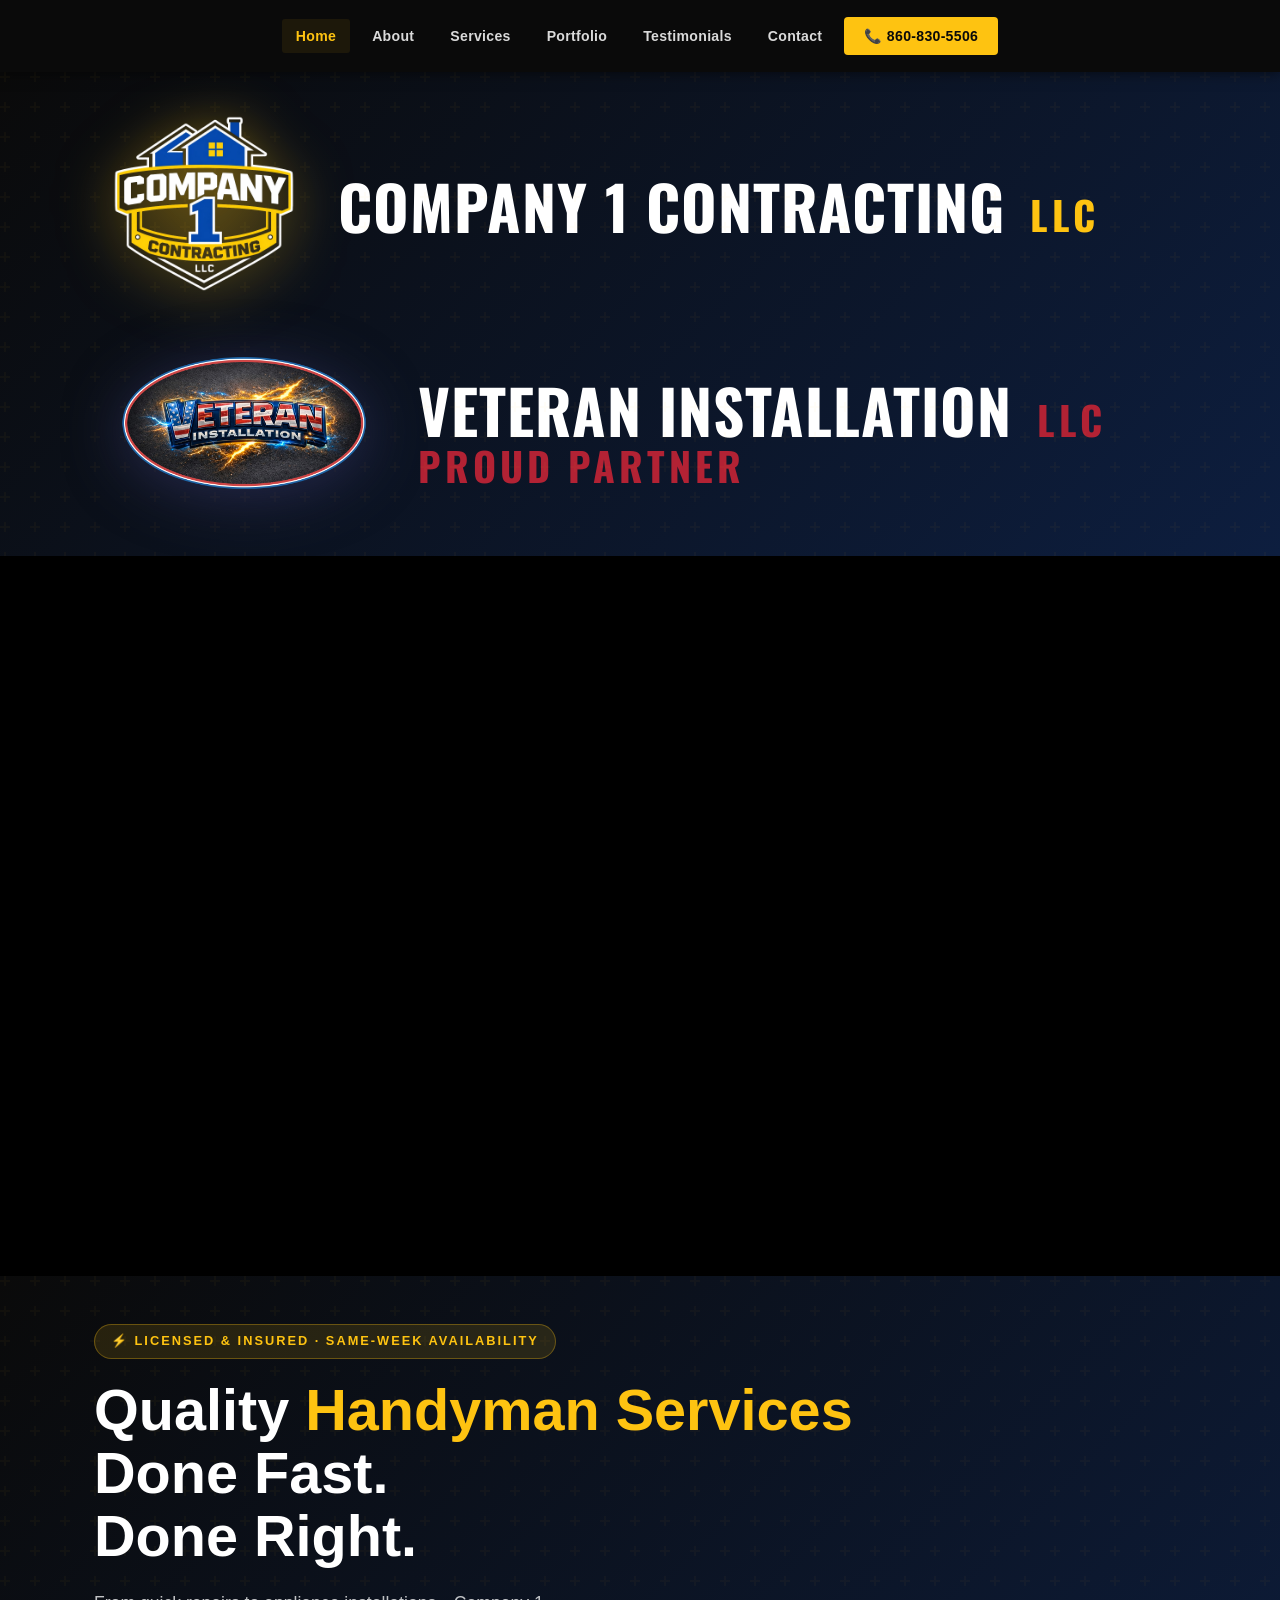
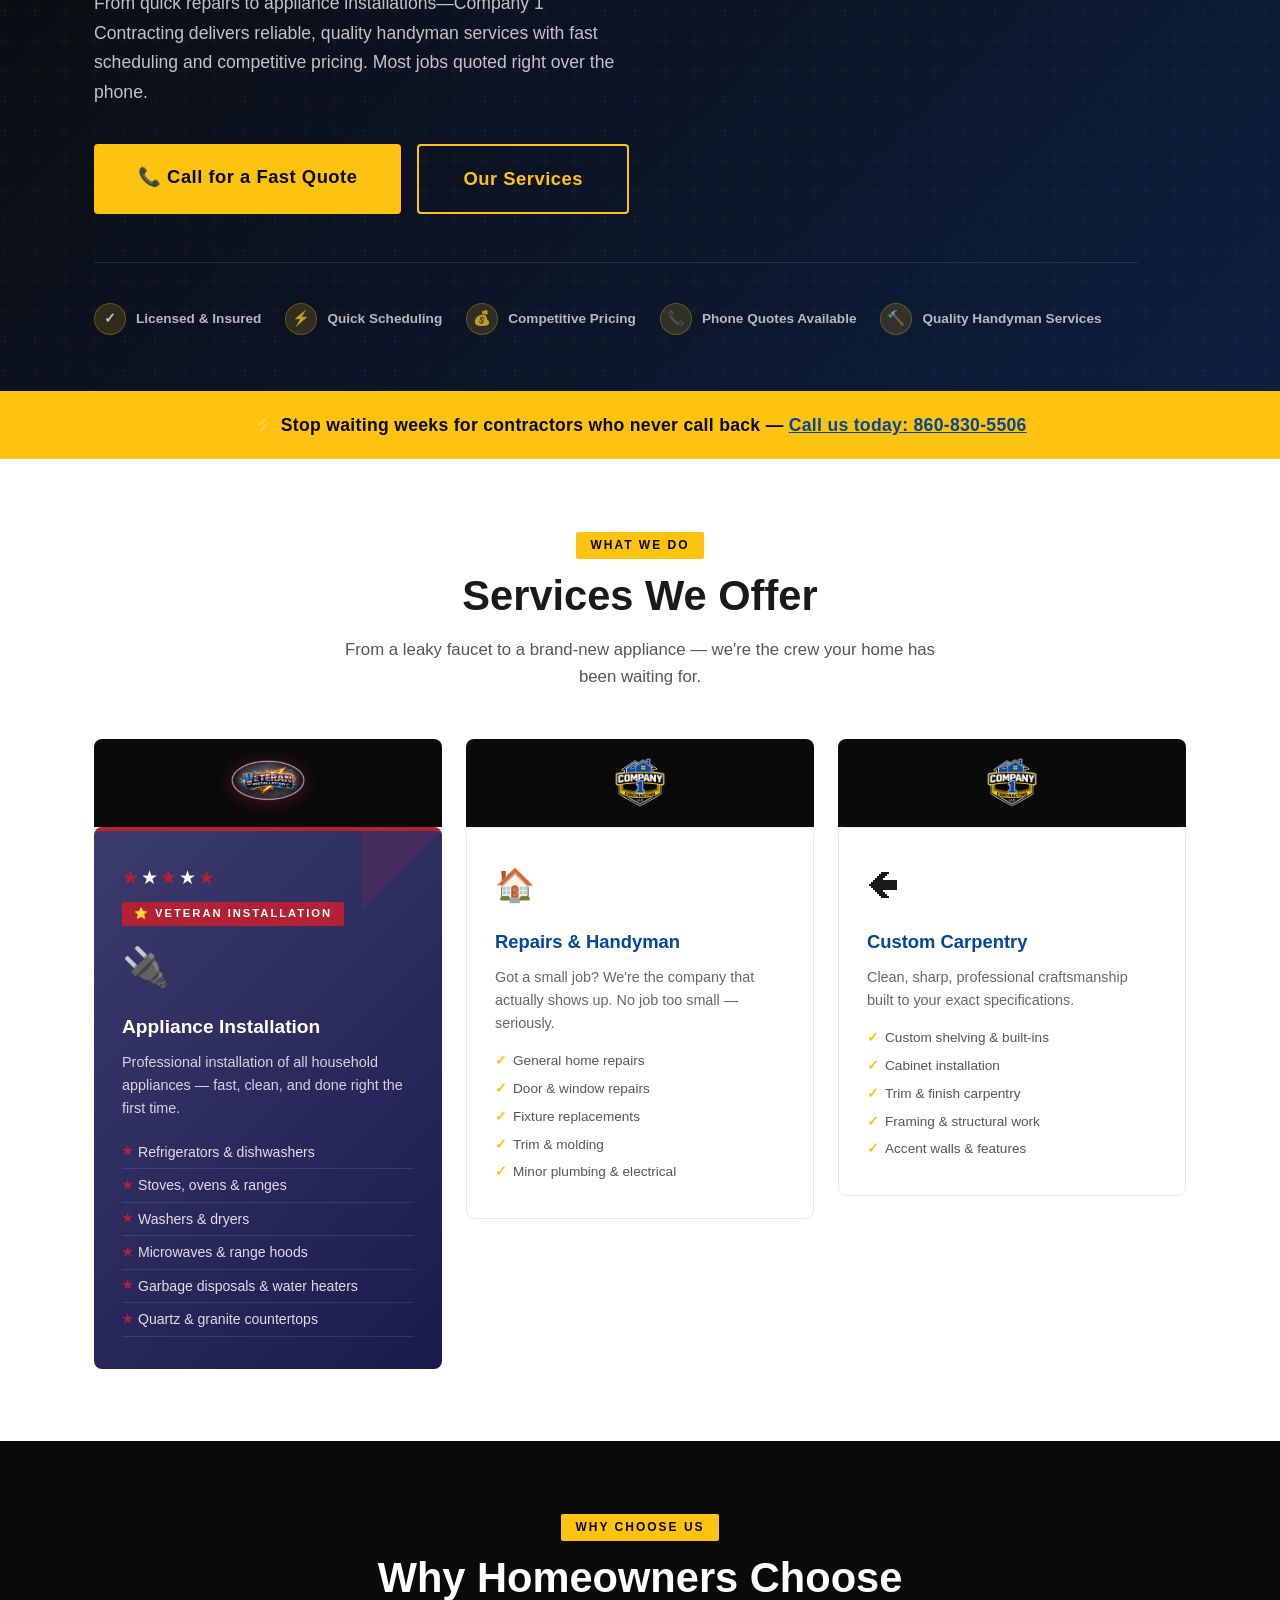
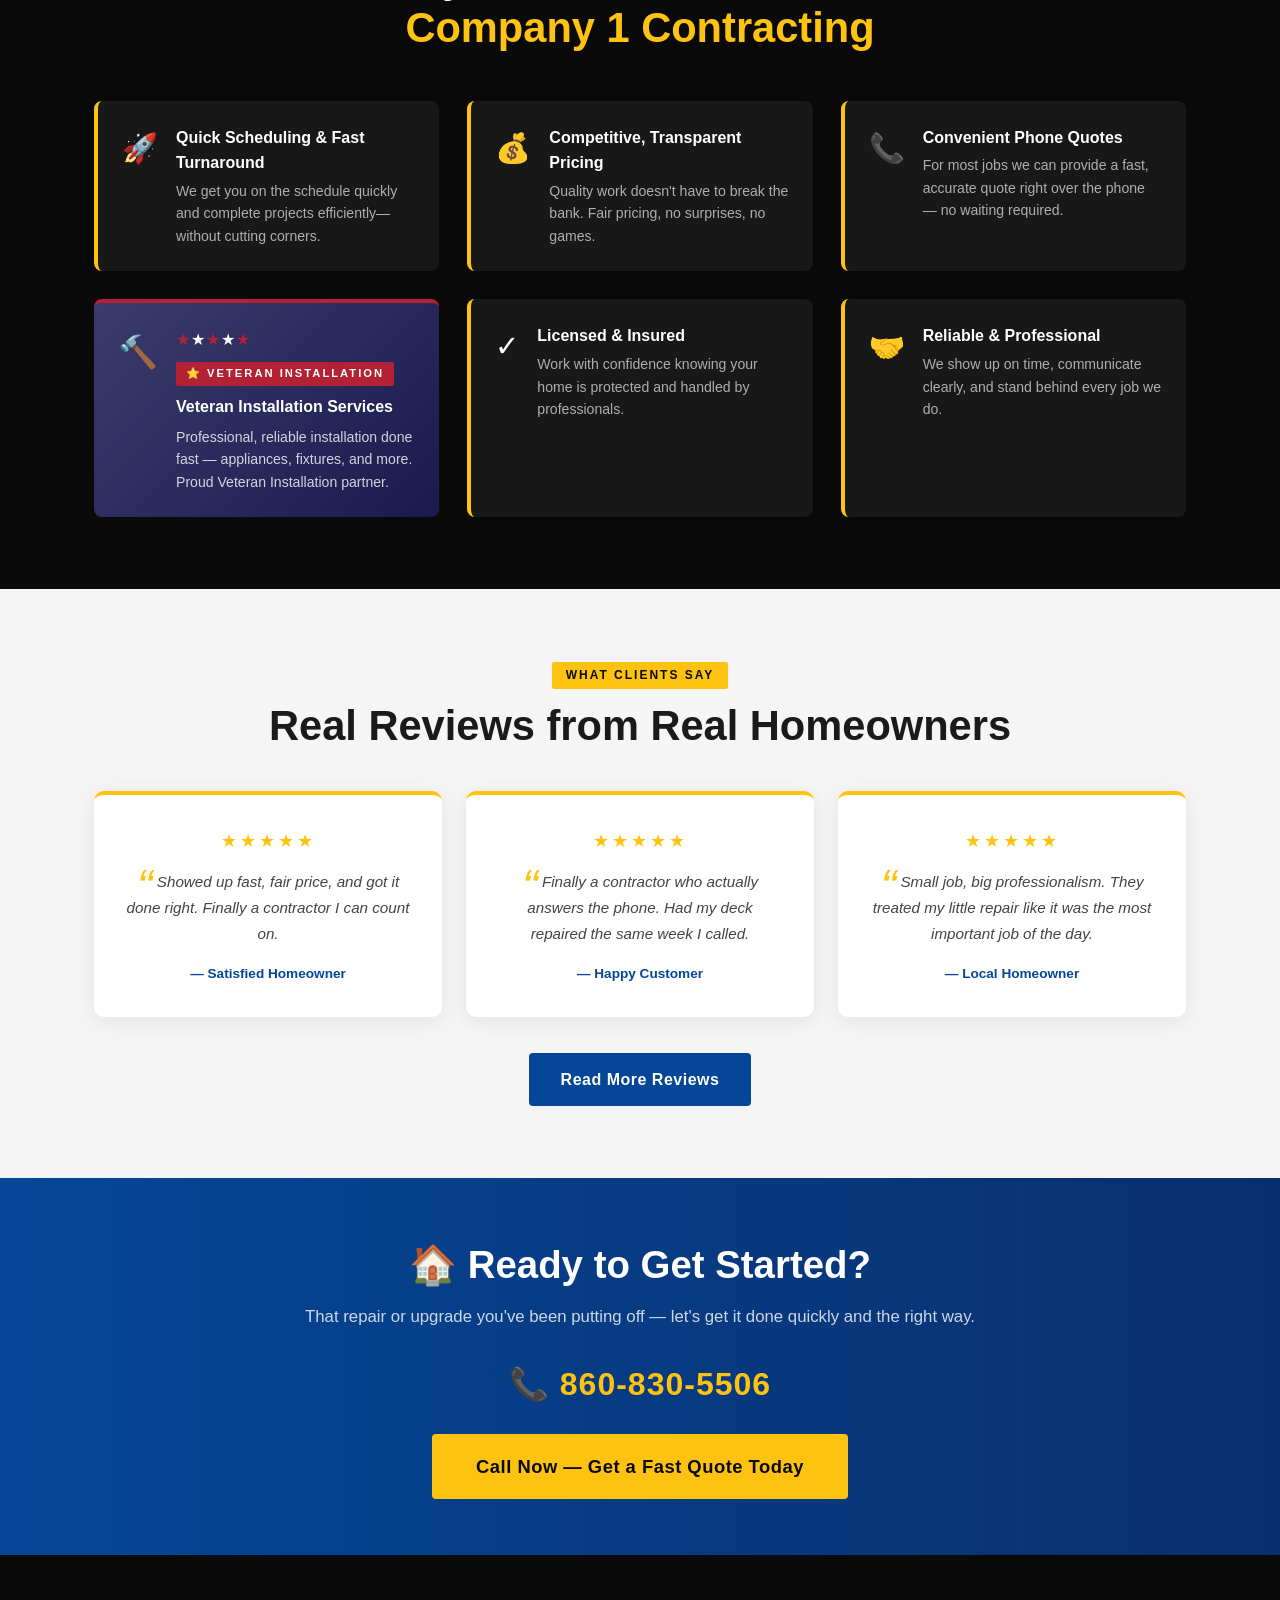
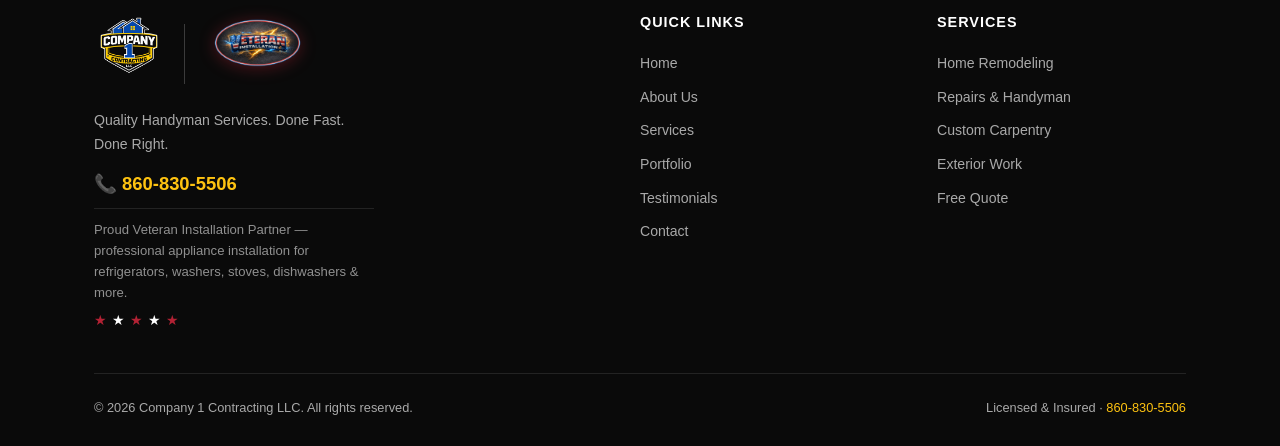
<file: index.html>
<!DOCTYPE html>
<html lang="en">
<head>
  <meta charset="UTF-8" />
  <meta name="viewport" content="width=device-width, initial-scale=1.0" />
  <title>Company 1 Contracting LLC &#8212; Quality Handyman Services. Done Fast. Done Right.</title>
  <meta name="description" content="Company 1 Contracting &#8212; Licensed &amp; insured home remodeling, repairs, carpentry, and exterior work. Quick scheduling, competitive pricing, phone quotes available. Call 860-830-5506.">
  <link rel="icon" type="image/x-icon" href="favicon.ico" />
  <link rel="icon" type="image/png" href="favicon.png" />
  <link rel="apple-touch-icon" href="apple-touch-icon.png" />
  <link rel="stylesheet" href="styles.css" />
  <link rel="canonical" href="https://company1contracting.com/" />
  <meta property="og:type" content="website" />
  <meta property="og:url" content="https://company1contracting.com/" />
  <meta property="og:title" content="Company 1 Contracting LLC &#8212; Quality Handyman Services. Done Fast. Done Right." />
  <meta property="og:description" content="Company 1 Contracting &#8212; Licensed &amp; insured home remodeling, repairs, carpentry, and exterior work. Quick scheduling, competitive pricing, phone quotes available. Call 860-830-5506." />
  <meta property="og:image" content="https://company1contracting.com/logo.png" />
  <meta name="twitter:card" content="summary_large_image" />
  <script type="application/ld+json">
  {
    "@context": "https://schema.org",
    "@type": "LocalBusiness",
    "name": "Company 1 Contracting LLC",
    "telephone": "+1-860-830-5506",
    "url": "https://company1contracting.com",
    "image": "https://company1contracting.com/logo.png",
    "description": "Licensed and insured home remodeling, repairs, carpentry, appliance installation, and exterior work. Quick scheduling, phone quotes available.",
    "address": {
      "@type": "PostalAddress",
      "addressRegion": "CT",
      "addressCountry": "US"
    },
    "areaServed": "Connecticut",
    "priceRange": "$$",
    "openingHours": ["Mo-Sa 07:00-19:00"]
  }
  </script>
</head>
<body>

<!-- &#9553;&#9553; HEADER &#9553;&#9553; -->
<header>
  <div class="container">
    <nav class="nav-inner nav-centered">
      <div class="nav-links" id="navLinks">
        <a href="index.html" class="active">Home</a>
        <a href="about.html">About</a>
        <a href="index.html#services">Services</a>
        <a href="portfolio.html">Portfolio</a>
        <a href="testimonials.html">Testimonials</a>
        <a href="contact.html">Contact</a>
        <a href="tel:8608305506" class="nav-cta">&#128222; 860-830-5506</a>
      </div>
      <div class="hamburger" id="hamburger" onclick="toggleNav()">
        <span></span><span></span><span></span>
      </div>
    </nav>
  </div>
</header>

<!-- &#9553;&#9553; BRAND BAR &#9553;&#9553; -->
<section class="hero" style="padding: 24px 0;">
  <div class="container">
    <div class="hero-brand" style="margin-bottom:0; padding-bottom:0; border-bottom:none; flex-direction:row; align-items:center; justify-content:space-between; flex-wrap:wrap; gap:16px;">
      <div class="hero-brand-top">
        <img src="logo.png" alt="Company 1 Contracting" class="hero-brand-logo" />
        <div class="hero-brand-text">
          <div class="hero-brand-name">Company 1 Contracting <span class="hero-brand-llc">LLC</span></div>
        </div>
      </div>
      <div class="veteran-badge-new">
        <img src="veteran-logo.png" alt="Veteran Installation" />
        <div class="veteran-badge-new-text">
          Veteran Installation <span class="hero-brand-llc" style="color:#B22234;display:inline;">LLC</span><span>PROUD PARTNER</span>
        </div>
      </div>
    </div>
  </div>
</section>

<!-- &#9553;&#9553; VIDEO &#9553;&#9553; -->
<section style="background:#000; padding:0; line-height:0;">
  <div style="position:relative; padding-bottom:56.25%; height:0; overflow:hidden;">
    <iframe
      src="https://www.youtube.com/embed/AGZpP8gQOwY?autoplay=1&mute=1&loop=1&playlist=AGZpP8gQOwY&rel=0&modestbranding=1&controls=1"
      style="position:absolute; top:0; left:0; width:100%; height:100%; border:0;"
      allow="autoplay; encrypted-media; picture-in-picture"
      allowfullscreen>
    </iframe>
  </div>
</section>

<!-- &#9553;&#9553; HERO CONTENT &#9553;&#9553; -->
<section class="hero" style="padding-top:48px; padding-bottom:56px;">
  <div class="container">
    <div class="hero-grid">
      <div>
        <div class="hero-badge">&#9889; Licensed &amp; Insured &#183; Same-Week Availability</div>
        <h1>Quality <span>Handyman Services</span><br>Done Fast.<br>Done Right.</h1>
        <p class="hero-sub">
          From quick repairs to appliance installations&#8212;Company 1 Contracting delivers reliable, quality handyman services with fast scheduling and competitive pricing. Most jobs quoted right over the phone.
        </p>
        <div class="hero-actions">
          <a href="tel:8608305506" class="btn btn-orange btn-lg">&#128222; Call for a Fast Quote</a>
          <a href="index.html#services" class="btn btn-outline btn-lg">Our Services</a>
        </div>
        <div class="trust-strip">
          <div class="trust-item"><div class="icon">&#10003;</div>Licensed &amp; Insured</div>
          <div class="trust-item"><div class="icon">&#9889;</div>Quick Scheduling</div>
          <div class="trust-item"><div class="icon">&#128176;</div>Competitive Pricing</div>
          <div class="trust-item"><div class="icon">&#128222;</div>Phone Quotes Available</div>
          <div class="trust-item"><div class="icon">&#128296;</div>Quality Handyman Services</div>
        </div>
      </div>
    </div>
  </div>
</section>

<!-- &#9553;&#9553; INTRO STRIP &#9553;&#9553; -->
<section style="background: var(--orange); padding: 20px 0;">
  <div class="container text-center">
    <p style="font-size:1.1rem; font-weight:800; color:var(--black); letter-spacing:.3px;">
      &#9889; Stop waiting weeks for contractors who never call back &#8212; <a href="tel:8608305506" style="color:var(--blue); text-decoration:underline;">Call us today: 860-830-5506</a>
    </p>
  </div>
</section>

<!-- &#9553;&#9553; SERVICES &#9553;&#9553; -->
<section class="section" id="services">
  <div class="container">
    <div class="text-center">
      <span class="section-tag">What We Do</span>
      <h2 class="section-title">Services We Offer</h2>
      <p class="section-sub" style="margin: 0 auto;">
        From a leaky faucet to a brand-new appliance &#8212; we're the crew your home has been waiting for.
      </p>
    </div>
    <div class="services-grid">
      <div>
        <div class="card-brand-row">
          <img src="veteran-logo.png" alt="Veteran Installation" style="filter:drop-shadow(0 2px 8px rgba(178,34,52,.4));" />
        </div>
        <div class="service-card-veteran">
          <div class="vet-stars">
            <span style="color:var(--vet-red)">&#9733;</span><span style="color:#fff">&#9733;</span><span style="color:var(--vet-red)">&#9733;</span><span style="color:#fff">&#9733;</span><span style="color:var(--vet-red)">&#9733;</span>
          </div>
          <span class="vet-tag">&#11088; Veteran Installation</span>
          <div class="service-icon">&#128268;</div>
          <h3>Appliance Installation</h3>
          <p>Professional installation of all household appliances &#8212; fast, clean, and done right the first time.</p>
          <ul class="service-list">
            <li>Refrigerators &amp; dishwashers</li>
            <li>Stoves, ovens &amp; ranges</li>
            <li>Washers &amp; dryers</li>
            <li>Microwaves &amp; range hoods</li>
            <li>Garbage disposals &amp; water heaters</li>
            <li>Quartz &amp; granite countertops</li>
          </ul>
        </div>
      </div>
      <div>
        <div class="card-brand-row">
          <img src="logo.png" alt="Company 1 Contracting" />
        </div>
        <div class="service-card">
          <div class="service-icon">&#127968;</div>
          <h3>Repairs &amp; Handyman</h3>
          <p>Got a small job? We're the company that actually shows up. No job too small &#8212; seriously.</p>
          <ul class="service-list">
            <li>General home repairs</li>
            <li>Door &amp; window repairs</li>
            <li>Fixture replacements</li>
            <li>Trim &amp; molding</li>
            <li>Minor plumbing &amp; electrical</li>
          </ul>
        </div>
      </div>
      <div>
        <div class="card-brand-row">
          <img src="logo.png" alt="Company 1 Contracting" />
        </div>
        <div class="service-card">
          <div class="service-icon">&#129144;</div>
          <h3>Custom Carpentry</h3>
          <p>Clean, sharp, professional craftsmanship built to your exact specifications.</p>
          <ul class="service-list">
            <li>Custom shelving &amp; built-ins</li>
            <li>Cabinet installation</li>
            <li>Trim &amp; finish carpentry</li>
            <li>Framing &amp; structural work</li>
            <li>Accent walls &amp; features</li>
          </ul>
        </div>
      </div>
    </div>
  </div>
</section>

<!-- &#9553;&#9553; WHY US &#9553;&#9553; -->
<section class="section section-dark">
  <div class="container">
    <div class="text-center">
      <span class="section-tag">Why Choose Us</span>
      <h2 class="section-title text-white">Why Homeowners Choose<br><span class="text-orange">Company 1 Contracting</span></h2>
    </div>
    <div class="why-grid">
      <div class="why-card">
        <div class="wi">&#128640;</div>
        <div>
          <h4>Quick Scheduling &amp; Fast Turnaround</h4>
          <p>We get you on the schedule quickly and complete projects efficiently&#8212;without cutting corners.</p>
        </div>
      </div>
      <div class="why-card">
        <div class="wi">&#128176;</div>
        <div>
          <h4>Competitive, Transparent Pricing</h4>
          <p>Quality work doesn't have to break the bank. Fair pricing, no surprises, no games.</p>
        </div>
      </div>
      <div class="why-card">
        <div class="wi">&#128222;</div>
        <div>
          <h4>Convenient Phone Quotes</h4>
          <p>For most jobs we can provide a fast, accurate quote right over the phone &#8212; no waiting required.</p>
        </div>
      </div>
      <div style="background:linear-gradient(135deg,var(--vet-blue) 0%,#1a1a4e 100%); border-radius:8px; padding:24px; border-top:4px solid var(--vet-red); display:flex; align-items:flex-start; gap:18px;">
        <div style="font-size:2rem; flex-shrink:0;">&#128296;</div>
        <div>
          <div style="font-size:1rem; margin-bottom:6px; letter-spacing:1px;">
            <span style="color:var(--vet-red)">&#9733;</span><span style="color:#fff">&#9733;</span><span style="color:var(--vet-red)">&#9733;</span><span style="color:#fff">&#9733;</span><span style="color:var(--vet-red)">&#9733;</span>
          </div>
          <span style="display:inline-block; background:var(--vet-red); color:#fff; font-size:.7rem; font-weight:800; letter-spacing:2px; text-transform:uppercase; padding:3px 10px; border-radius:2px; margin-bottom:8px;">&#11088; Veteran Installation</span>
          <h4 style="font-weight:800; font-size:1rem; margin-bottom:6px; color:#fff;">Veteran Installation Services</h4>
          <p style="font-size:.88rem; color:rgba(255,255,255,.8);">Professional, reliable installation done fast &#8212; appliances, fixtures, and more. Proud Veteran Installation partner.</p>
        </div>
      </div>
      <div class="why-card">
        <div class="wi">&#10003;</div>
        <div>
          <h4>Licensed &amp; Insured</h4>
          <p>Work with confidence knowing your home is protected and handled by professionals.</p>
        </div>
      </div>
      <div class="why-card">
        <div class="wi">&#129309;</div>
        <div>
          <h4>Reliable &amp; Professional</h4>
          <p>We show up on time, communicate clearly, and stand behind every job we do.</p>
        </div>
      </div>
    </div>
  </div>
</section>

<!-- &#9553;&#9553; TESTIMONIALS &#9553;&#9553; -->
<section class="section section-alt">
  <div class="container text-center">
    <span class="section-tag">What Clients Say</span>
    <h2 class="section-title">Real Reviews from Real Homeowners</h2>
    <div style="display:grid; grid-template-columns:repeat(auto-fit,minmax(260px,1fr)); gap:24px; margin-top:40px;">
      <div class="review-card">
        <div class="review-stars">&#9733;&#9733;&#9733;&#9733;&#9733;</div>
        <blockquote>Showed up fast, fair price, and got it done right. Finally a contractor I can count on.</blockquote>
        <div class="reviewer">&#8212; Satisfied Homeowner</div>
      </div>
      <div class="review-card">
        <div class="review-stars">&#9733;&#9733;&#9733;&#9733;&#9733;</div>
        <blockquote>Finally a contractor who actually answers the phone. Had my deck repaired the same week I called.</blockquote>
        <div class="reviewer">&#8212; Happy Customer</div>
      </div>
      <div class="review-card">
        <div class="review-stars">&#9733;&#9733;&#9733;&#9733;&#9733;</div>
        <blockquote>Small job, big professionalism. They treated my little repair like it was the most important job of the day.</blockquote>
        <div class="reviewer">&#8212; Local Homeowner</div>
      </div>
    </div>
    <div style="margin-top:36px;">
      <a href="testimonials.html" class="btn btn-blue">Read More Reviews</a>
    </div>
  </div>
</section>

<!-- &#9553;&#9553; CTA &#9553;&#9553; -->
<section class="cta-banner">
  <div class="container">
    <h2>&#127968; Ready to Get Started?</h2>
    <p>That repair or upgrade you've been putting off &#8212; let's get it done quickly and the right way.</p>
    <a href="tel:8608305506" class="cta-phone">&#128222; 860-830-5506</a>
    <br>
    <a href="tel:8608305506" class="btn btn-orange btn-lg">Call Now &#8212; Get a Fast Quote Today</a>
  </div>
</section>

<!-- &#9553;&#9553; FOOTER &#9553;&#9553; -->
<footer>
  <div class="container">
    <div class="footer-grid">
      <div class="footer-brand">
        <div style="display:flex; align-items:center; gap:20px; flex-wrap:wrap; margin-bottom:12px;">
          <img src="logo.png" alt="Company 1 Contracting LLC" style="height:70px; width:auto;" />
          <div style="width:1px; height:60px; background:rgba(255,255,255,.2);"></div>
          <img src="veteran-logo.png" alt="Veteran Installation" style="height:70px; width:auto; filter:drop-shadow(0 2px 8px rgba(178,34,52,.4));" />
        </div>
        <p>Quality Handyman Services. Done Fast. Done Right.</p>
        <a href="tel:8608305506" class="footer-phone">&#128222; 860-830-5506</a>
        <p style="color:rgba(255,255,255,.55); font-size:.82rem; margin-top:10px; line-height:1.6; border-top:1px solid rgba(255,255,255,.1); padding-top:10px;">
          Proud Veteran Installation Partner &#8212; professional appliance installation for refrigerators, washers, stoves, dishwashers &amp; more.
        </p>
        <div style="margin-top:6px; display:flex; gap:5px; font-size:.9rem;">
          <span style="color:#B22234;">&#9733;</span><span style="color:#fff;">&#9733;</span><span style="color:#B22234;">&#9733;</span><span style="color:#fff;">&#9733;</span><span style="color:#B22234;">&#9733;</span>
        </div>
      </div>
      <div>
        <h4>Quick Links</h4>
        <ul>
          <li><a href="index.html">Home</a></li>
          <li><a href="about.html">About Us</a></li>
          <li><a href="index.html#services">Services</a></li>
          <li><a href="portfolio.html">Portfolio</a></li>
          <li><a href="testimonials.html">Testimonials</a></li>
          <li><a href="contact.html">Contact</a></li>
        </ul>
      </div>
      <div>
        <h4>Services</h4>
        <ul>
          <li><a href="index.html#services">Home Remodeling</a></li>
          <li><a href="index.html#services">Repairs &amp; Handyman</a></li>
          <li><a href="index.html#services">Custom Carpentry</a></li>
          <li><a href="index.html#services">Exterior Work</a></li>
          <li><a href="contact.html">Free Quote</a></li>
        </ul>
      </div>
    </div>
    <div class="footer-bottom">
      <span>&#169; 2026 Company 1 Contracting LLC. All rights reserved.</span>
      <span>Licensed &amp; Insured &#183; <a href="tel:8608305506">860-830-5506</a></span>
    </div>
  </div>
</footer>

<script>
  function toggleNav() {
    document.getElementById('navLinks').classList.toggle('open');
  }
</script>
<script defer src="https://cdn.vercel-insights.com/v1/script.js"></script>
</body>
</html>
</file>
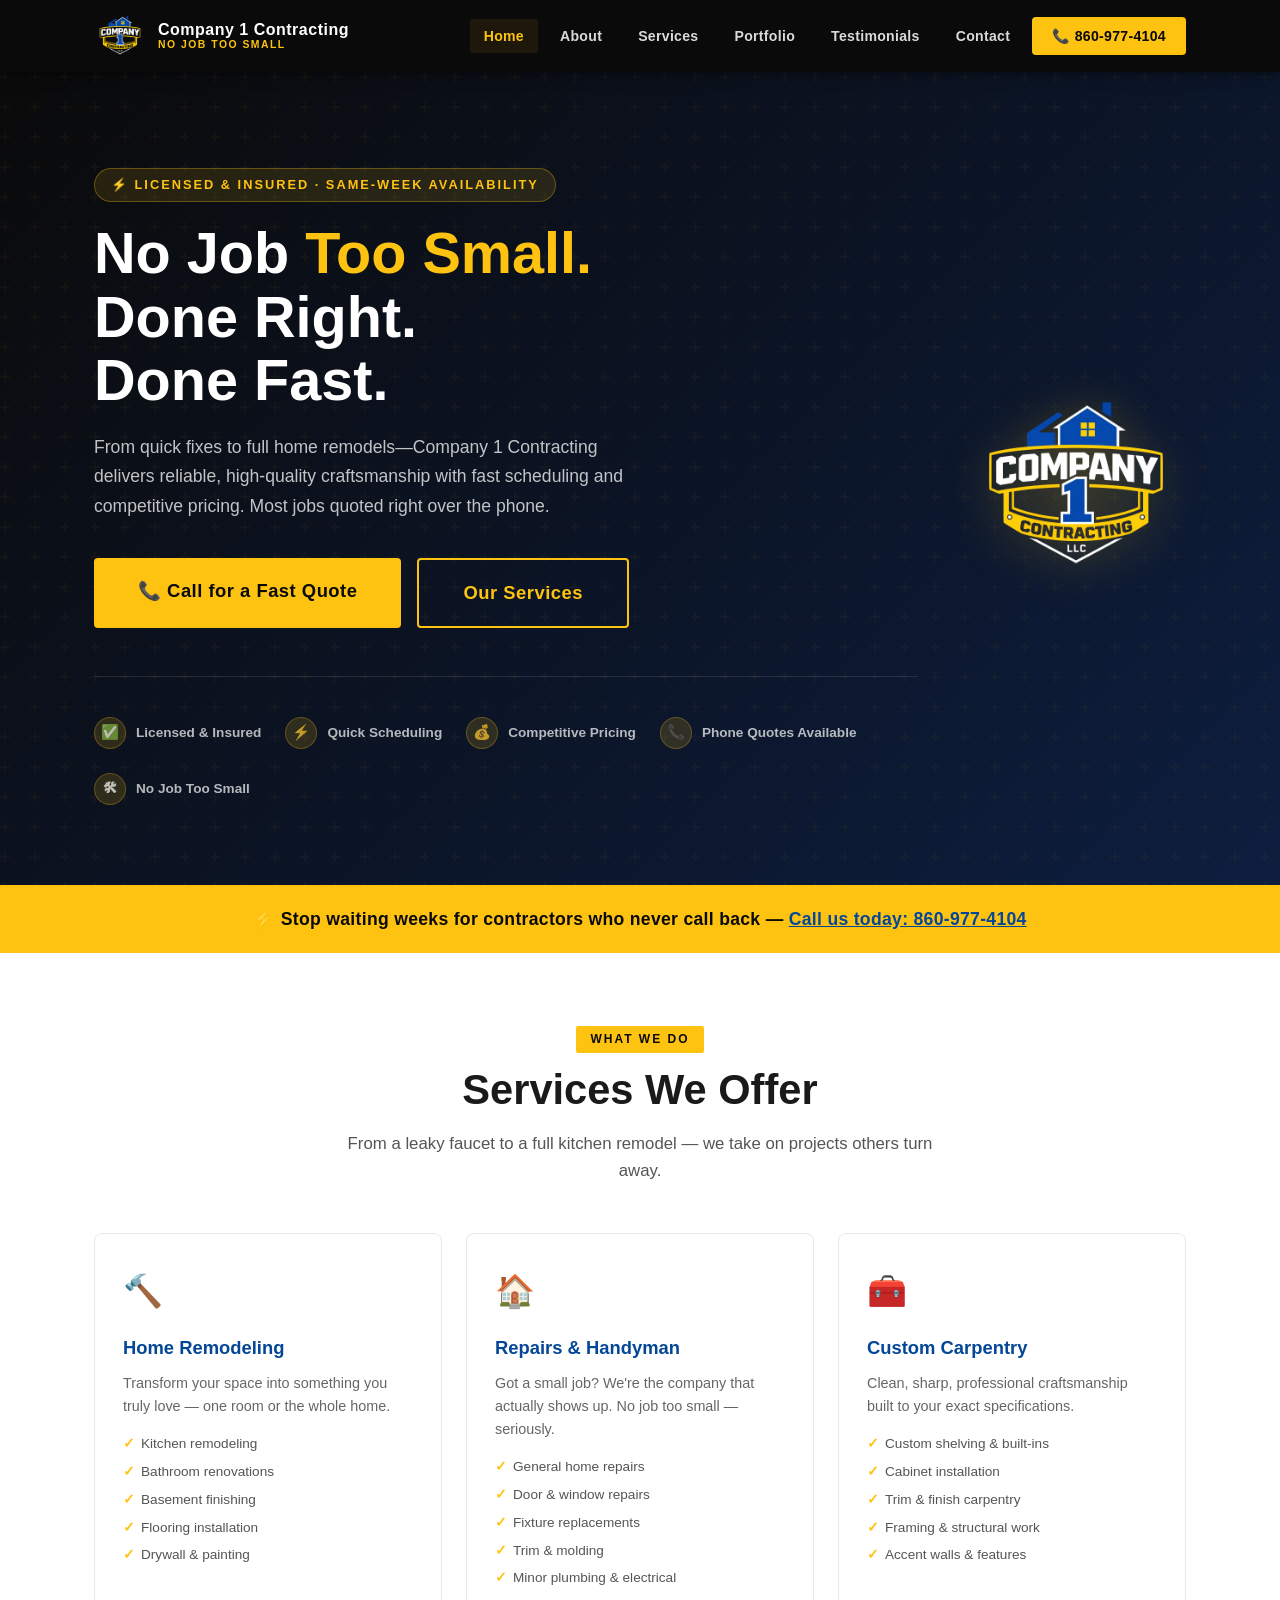
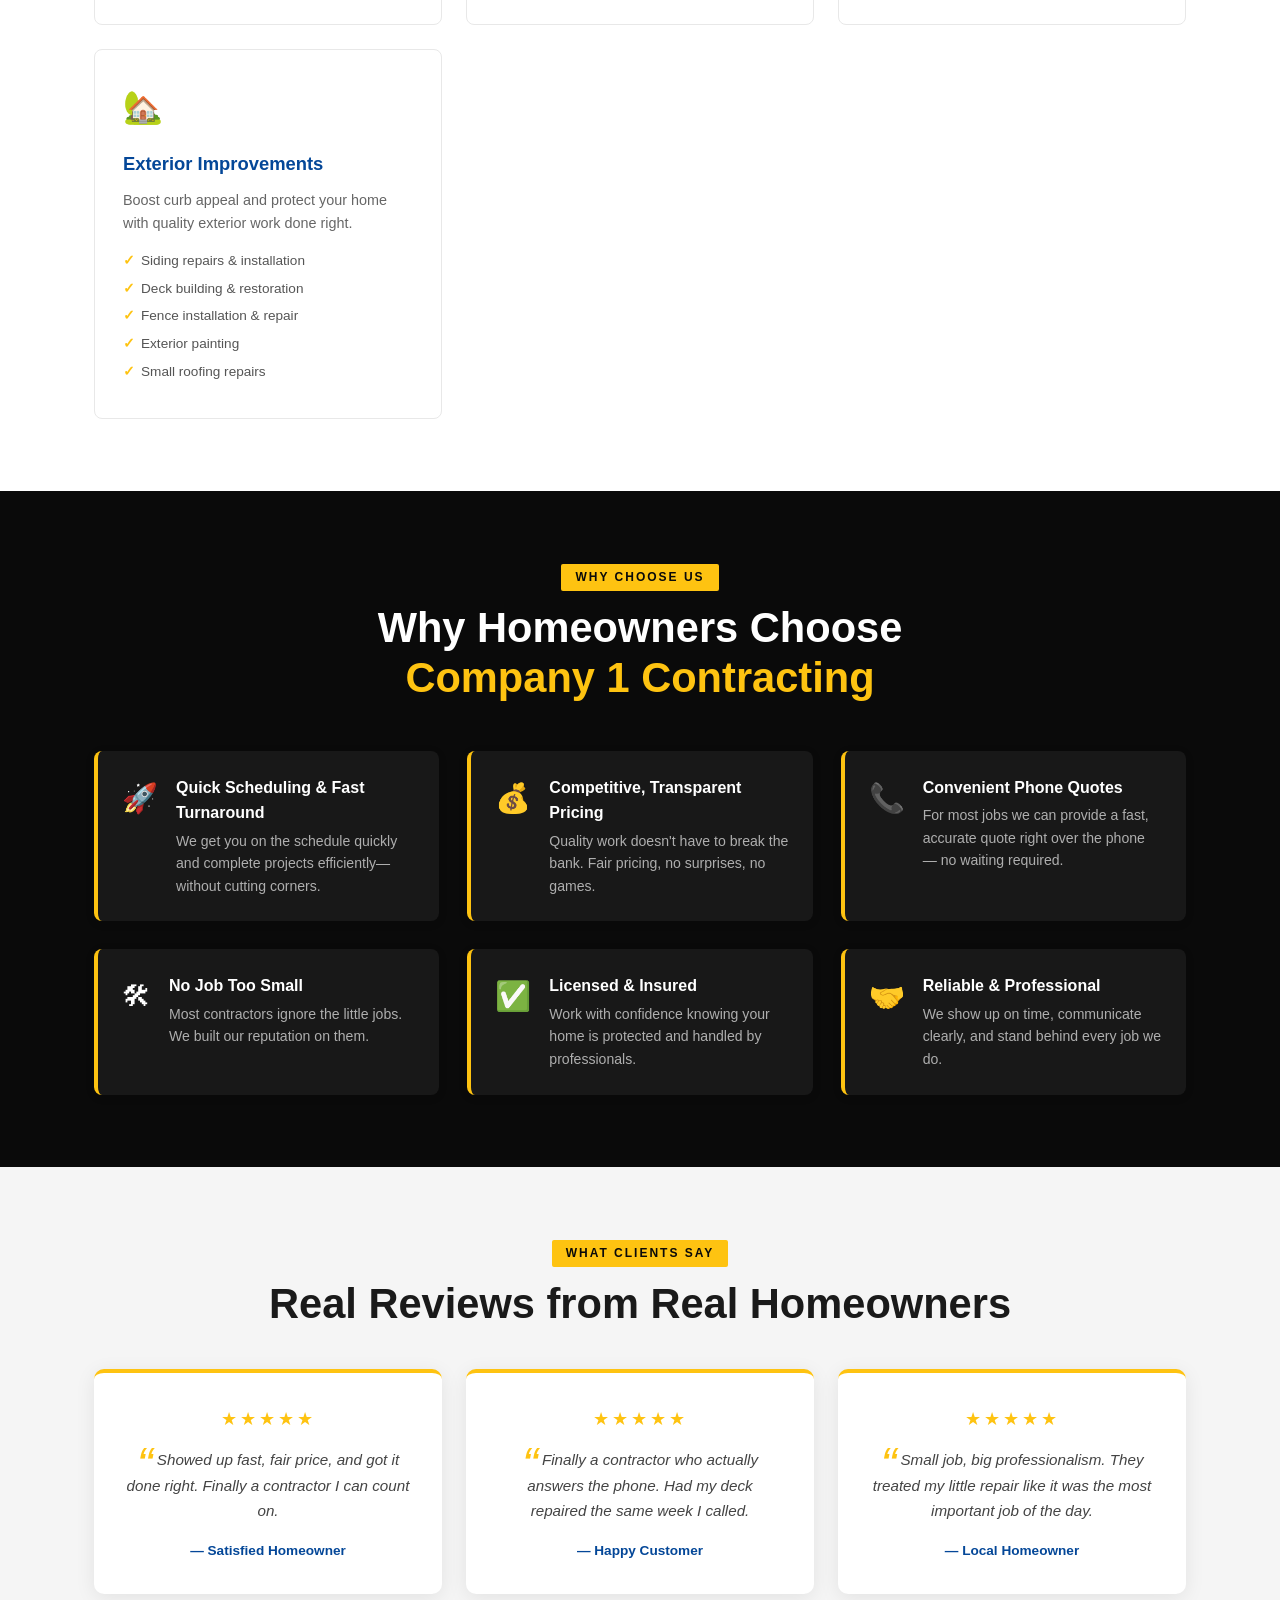
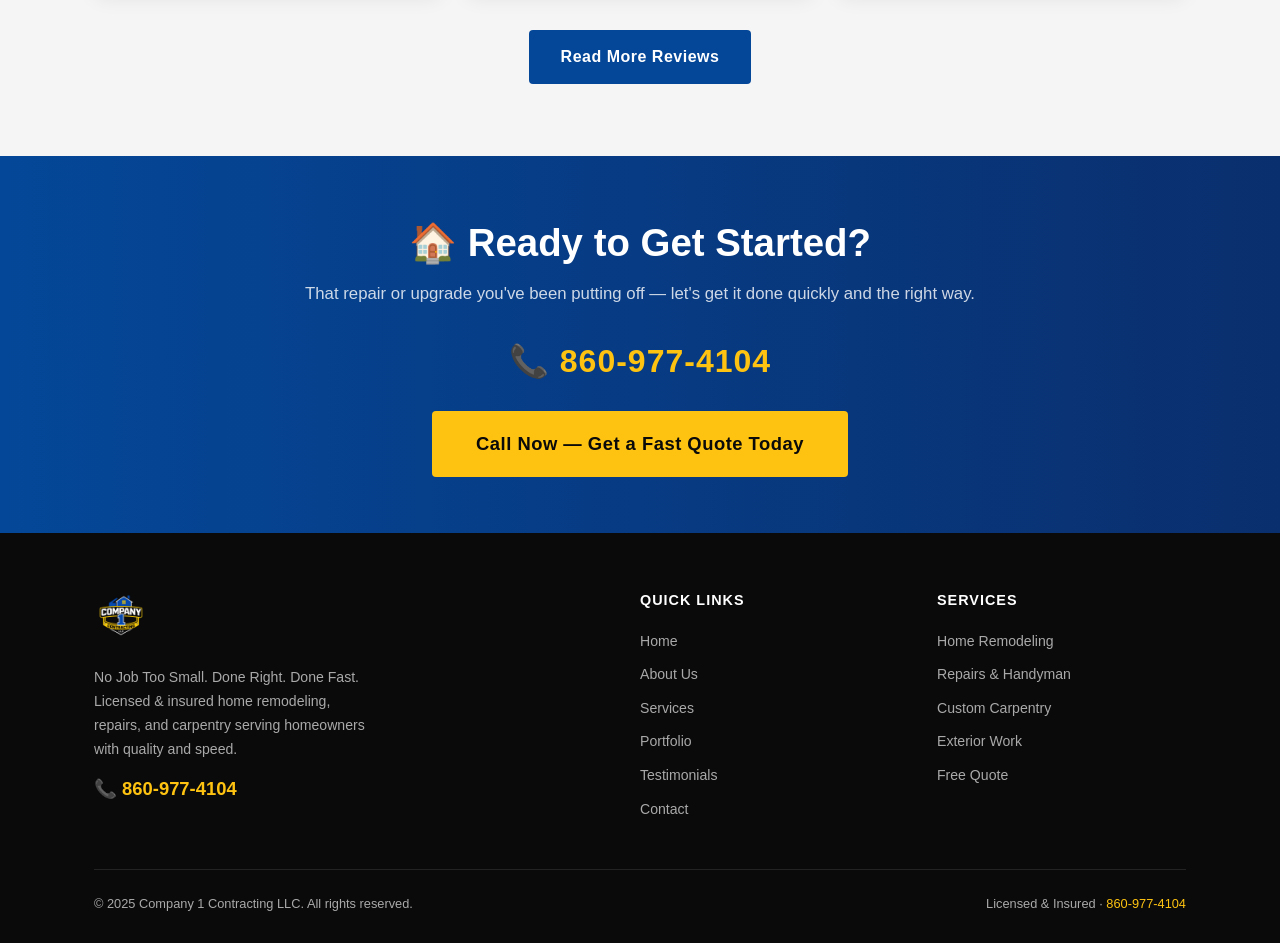
<file: company1-website/index.html>
<!DOCTYPE html>
<html lang="en">
<head>
  <meta charset="UTF-8" />
  <meta name="viewport" content="width=device-width, initial-scale=1.0" />
  <title>Company 1 Contracting LLC — No Job Too Small. Done Right. Done Fast.</title>
  <meta name="description" content="Company 1 Contracting — Licensed & insured home remodeling, repairs, carpentry, and exterior work. Quick scheduling, competitive pricing, phone quotes available. Call 860-977-4104.">
  <link rel="stylesheet" href="styles.css" />
</head>
<body>

<!-- ══════════════════════════════════════════ HEADER ══ -->
<header>
  <div class="container">
    <nav class="nav-inner">
      <a href="index.html" class="nav-logo">
        <img src="logo.png" alt="Company 1 Contracting LLC" />
        <div class="nav-logo-text">
          <span class="name">Company 1 Contracting</span>
          <span class="tag">No Job Too Small</span>
        </div>
      </a>
      <div class="nav-links" id="navLinks">
        <a href="index.html" class="active">Home</a>
        <a href="about.html">About</a>
        <a href="index.html#services">Services</a>
        <a href="portfolio.html">Portfolio</a>
        <a href="testimonials.html">Testimonials</a>
        <a href="contact.html">Contact</a>
        <a href="tel:8609774104" class="nav-cta">📞 860-977-4104</a>
      </div>
      <div class="hamburger" id="hamburger" onclick="toggleNav()">
        <span></span><span></span><span></span>
      </div>
    </nav>
  </div>
</header>

<!-- ══════════════════════════════════════════ HERO ══ -->
<section class="hero">
  <div class="container">
    <div class="hero-grid">
      <div>
        <div class="hero-badge">⚡ Licensed &amp; Insured · Same-Week Availability</div>
        <h1>No Job <span>Too Small.</span><br>Done Right.<br>Done Fast.</h1>
        <p class="hero-sub">
          From quick fixes to full home remodels—Company 1 Contracting delivers reliable, high-quality craftsmanship with fast scheduling and competitive pricing. Most jobs quoted right over the phone.
        </p>
        <div class="hero-actions">
          <a href="tel:8609774104" class="btn btn-orange btn-lg">📞 Call for a Fast Quote</a>
          <a href="index.html#services" class="btn btn-outline btn-lg">Our Services</a>
        </div>

        <div class="trust-strip">
          <div class="trust-item"><div class="icon">✅</div>Licensed &amp; Insured</div>
          <div class="trust-item"><div class="icon">⚡</div>Quick Scheduling</div>
          <div class="trust-item"><div class="icon">💰</div>Competitive Pricing</div>
          <div class="trust-item"><div class="icon">📞</div>Phone Quotes Available</div>
          <div class="trust-item"><div class="icon">🛠</div>No Job Too Small</div>
        </div>
      </div>
      <img src="logo.png" alt="Company 1 Contracting" class="hero-logo" />
    </div>
  </div>
</section>

<!-- ══════════════════════════════════════════ INTRO STRIP ══ -->
<section style="background: var(--orange); padding: 20px 0;">
  <div class="container text-center">
    <p style="font-size:1.1rem; font-weight:800; color:var(--black); letter-spacing:.3px;">
      ⚡ Stop waiting weeks for contractors who never call back — <a href="tel:8609774104" style="color:var(--blue); text-decoration:underline;">Call us today: 860-977-4104</a>
    </p>
  </div>
</section>

<!-- ══════════════════════════════════════════ SERVICES ══ -->
<section class="section" id="services">
  <div class="container">
    <div class="text-center">
      <span class="section-tag">What We Do</span>
      <h2 class="section-title">Services We Offer</h2>
      <p class="section-sub" style="margin: 0 auto;">
        From a leaky faucet to a full kitchen remodel — we take on projects others turn away.
      </p>
    </div>

    <div class="services-grid">

      <div class="service-card">
        <div class="service-icon">🔨</div>
        <h3>Home Remodeling</h3>
        <p>Transform your space into something you truly love — one room or the whole home.</p>
        <ul class="service-list">
          <li>Kitchen remodeling</li>
          <li>Bathroom renovations</li>
          <li>Basement finishing</li>
          <li>Flooring installation</li>
          <li>Drywall &amp; painting</li>
        </ul>
      </div>

      <div class="service-card">
        <div class="service-icon">🏠</div>
        <h3>Repairs &amp; Handyman</h3>
        <p>Got a small job? We're the company that actually shows up. No job too small — seriously.</p>
        <ul class="service-list">
          <li>General home repairs</li>
          <li>Door &amp; window repairs</li>
          <li>Fixture replacements</li>
          <li>Trim &amp; molding</li>
          <li>Minor plumbing &amp; electrical</li>
        </ul>
      </div>

      <div class="service-card">
        <div class="service-icon">🧰</div>
        <h3>Custom Carpentry</h3>
        <p>Clean, sharp, professional craftsmanship built to your exact specifications.</p>
        <ul class="service-list">
          <li>Custom shelving &amp; built-ins</li>
          <li>Cabinet installation</li>
          <li>Trim &amp; finish carpentry</li>
          <li>Framing &amp; structural work</li>
          <li>Accent walls &amp; features</li>
        </ul>
      </div>

      <div class="service-card">
        <div class="service-icon">🏡</div>
        <h3>Exterior Improvements</h3>
        <p>Boost curb appeal and protect your home with quality exterior work done right.</p>
        <ul class="service-list">
          <li>Siding repairs &amp; installation</li>
          <li>Deck building &amp; restoration</li>
          <li>Fence installation &amp; repair</li>
          <li>Exterior painting</li>
          <li>Small roofing repairs</li>
        </ul>
      </div>

    </div>
  </div>
</section>

<!-- ══════════════════════════════════════════ WHY US ══ -->
<section class="section section-dark">
  <div class="container">
    <div class="text-center">
      <span class="section-tag">Why Choose Us</span>
      <h2 class="section-title text-white">Why Homeowners Choose<br><span class="text-orange">Company 1 Contracting</span></h2>
    </div>

    <div class="why-grid">
      <div class="why-card">
        <div class="wi">🚀</div>
        <div>
          <h4>Quick Scheduling &amp; Fast Turnaround</h4>
          <p>We get you on the schedule quickly and complete projects efficiently—without cutting corners.</p>
        </div>
      </div>
      <div class="why-card">
        <div class="wi">💰</div>
        <div>
          <h4>Competitive, Transparent Pricing</h4>
          <p>Quality work doesn't have to break the bank. Fair pricing, no surprises, no games.</p>
        </div>
      </div>
      <div class="why-card">
        <div class="wi">📞</div>
        <div>
          <h4>Convenient Phone Quotes</h4>
          <p>For most jobs we can provide a fast, accurate quote right over the phone — no waiting required.</p>
        </div>
      </div>
      <div class="why-card">
        <div class="wi">🛠</div>
        <div>
          <h4>No Job Too Small</h4>
          <p>Most contractors ignore the little jobs. We built our reputation on them.</p>
        </div>
      </div>
      <div class="why-card">
        <div class="wi">✅</div>
        <div>
          <h4>Licensed &amp; Insured</h4>
          <p>Work with confidence knowing your home is protected and handled by professionals.</p>
        </div>
      </div>
      <div class="why-card">
        <div class="wi">🤝</div>
        <div>
          <h4>Reliable &amp; Professional</h4>
          <p>We show up on time, communicate clearly, and stand behind every job we do.</p>
        </div>
      </div>
    </div>
  </div>
</section>

<!-- ══════════════════════════════════════════ TESTIMONIAL SNIPPET ══ -->
<section class="section section-alt">
  <div class="container text-center">
    <span class="section-tag">What Clients Say</span>
    <h2 class="section-title">Real Reviews from Real Homeowners</h2>
    <div style="display:grid; grid-template-columns:repeat(auto-fit,minmax(260px,1fr)); gap:24px; margin-top:40px;">
      <div class="review-card">
        <div class="review-stars">★★★★★</div>
        <blockquote>Showed up fast, fair price, and got it done right. Finally a contractor I can count on.</blockquote>
        <div class="reviewer">— Satisfied Homeowner</div>
      </div>
      <div class="review-card">
        <div class="review-stars">★★★★★</div>
        <blockquote>Finally a contractor who actually answers the phone. Had my deck repaired the same week I called.</blockquote>
        <div class="reviewer">— Happy Customer</div>
      </div>
      <div class="review-card">
        <div class="review-stars">★★★★★</div>
        <blockquote>Small job, big professionalism. They treated my little repair like it was the most important job of the day.</blockquote>
        <div class="reviewer">— Local Homeowner</div>
      </div>
    </div>
    <div style="margin-top:36px;">
      <a href="testimonials.html" class="btn btn-blue">Read More Reviews</a>
    </div>
  </div>
</section>

<!-- ══════════════════════════════════════════ CTA ══ -->
<section class="cta-banner">
  <div class="container">
    <h2>🏠 Ready to Get Started?</h2>
    <p>That repair or upgrade you've been putting off — let's get it done quickly and the right way.</p>
    <a href="tel:8609774104" class="cta-phone">📞 860-977-4104</a>
    <br>
    <a href="tel:8609774104" class="btn btn-orange btn-lg">Call Now — Get a Fast Quote Today</a>
  </div>
</section>

<!-- ══════════════════════════════════════════ FOOTER ══ -->
<footer>
  <div class="container">
    <div class="footer-grid">
      <div class="footer-brand">
        <img src="logo.png" alt="Company 1 Contracting LLC" />
        <p>No Job Too Small. Done Right. Done Fast. Licensed &amp; insured home remodeling, repairs, and carpentry serving homeowners with quality and speed.</p>
        <a href="tel:8609774104" class="footer-phone">📞 860-977-4104</a>
      </div>
      <div>
        <h4>Quick Links</h4>
        <ul>
          <li><a href="index.html">Home</a></li>
          <li><a href="about.html">About Us</a></li>
          <li><a href="index.html#services">Services</a></li>
          <li><a href="portfolio.html">Portfolio</a></li>
          <li><a href="testimonials.html">Testimonials</a></li>
          <li><a href="contact.html">Contact</a></li>
        </ul>
      </div>
      <div>
        <h4>Services</h4>
        <ul>
          <li><a href="index.html#services">Home Remodeling</a></li>
          <li><a href="index.html#services">Repairs &amp; Handyman</a></li>
          <li><a href="index.html#services">Custom Carpentry</a></li>
          <li><a href="index.html#services">Exterior Work</a></li>
          <li><a href="contact.html">Free Quote</a></li>
        </ul>
      </div>
    </div>
    <div class="footer-bottom">
      <span>© 2025 Company 1 Contracting LLC. All rights reserved.</span>
      <span>Licensed &amp; Insured · <a href="tel:8609774104">860-977-4104</a></span>
    </div>
  </div>
</footer>

<script>
  function toggleNav() {
    document.getElementById('navLinks').classList.toggle('open');
  }
</script>
<script defer src="https://cdn.vercel-insights.com/v1/script.js"></script>
</body>
</html>
</file>
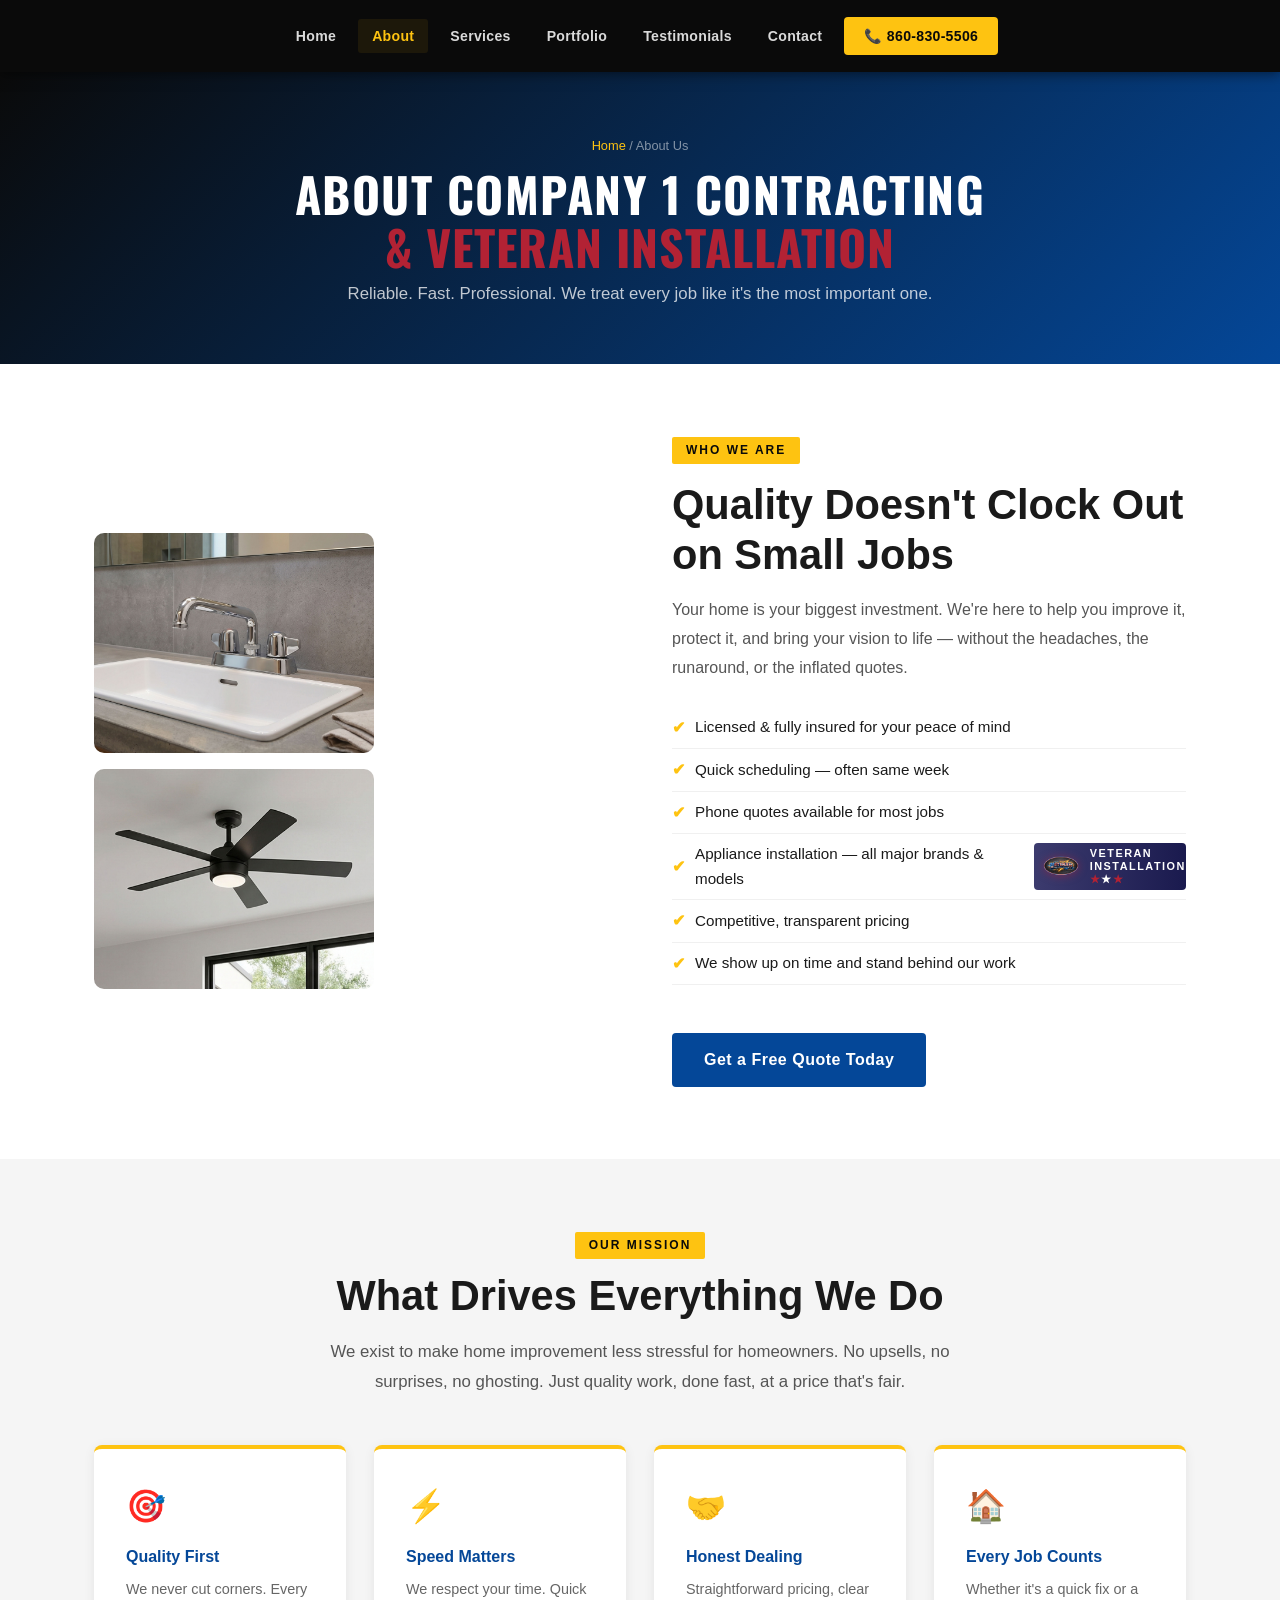
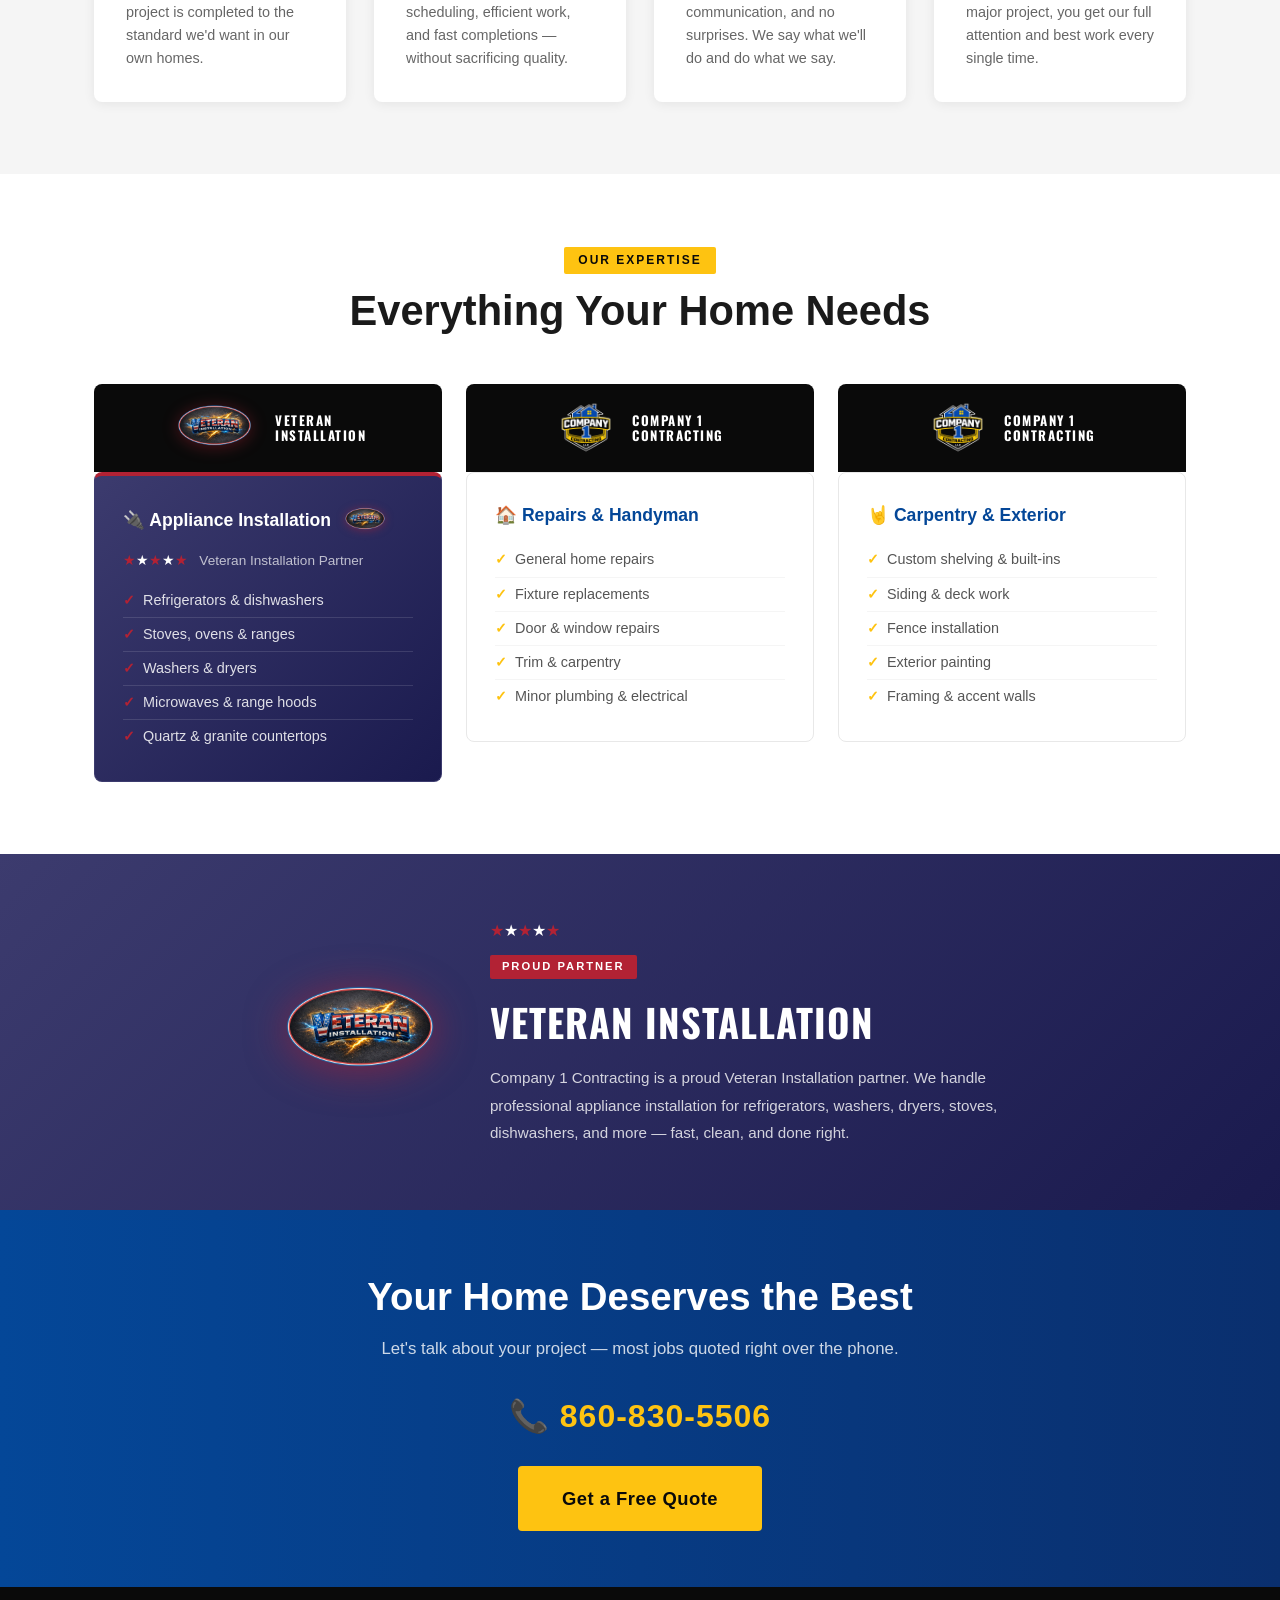
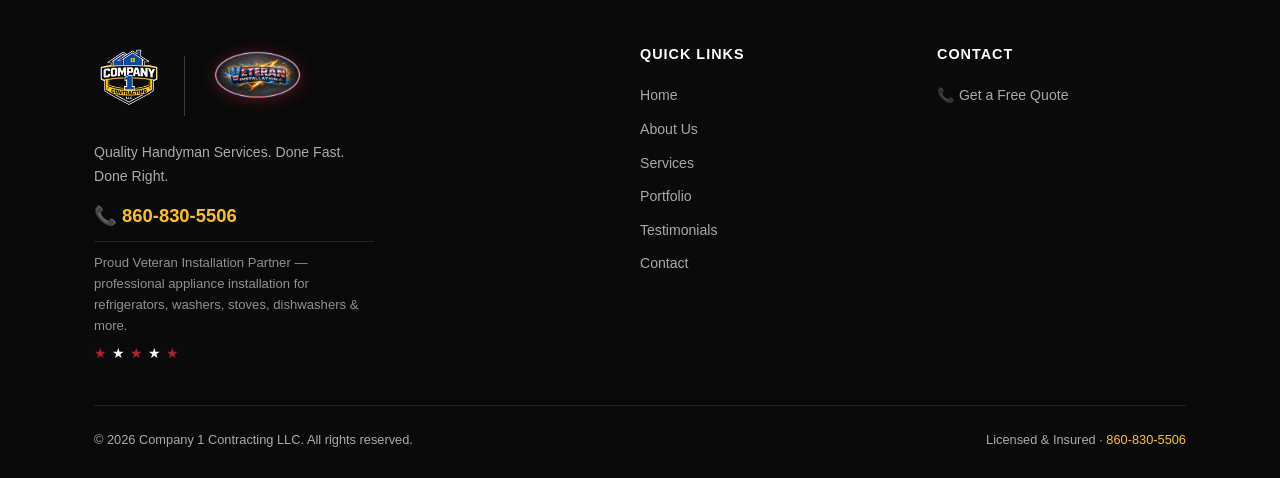
<file: about.html>
<!DOCTYPE html>
<html lang="en">
<head>
  <meta charset="UTF-8" />
  <meta name="viewport" content="width=device-width, initial-scale=1.0" />
  <title>About Us &#8212; Company 1 Contracting LLC</title>
  <meta name="description" content="Learn about Company 1 Contracting &#8212; licensed and insured home improvement professionals committed to quality, speed, and no job too small.">
  <link rel="icon" type="image/x-icon" href="favicon.ico" />
  <link rel="icon" type="image/png" href="favicon.png" />
  <link rel="apple-touch-icon" href="apple-touch-icon.png" />
  <link rel="stylesheet" href="styles.css" />
  <link rel="canonical" href="https://company1contracting.com/about.html" />
  <meta property="og:type" content="website" />
  <meta property="og:url" content="https://company1contracting.com/about.html" />
  <meta property="og:title" content="About Us &#8212; Company 1 Contracting LLC" />
  <meta property="og:description" content="Learn about Company 1 Contracting &#8212; licensed and insured home improvement professionals committed to quality, speed, and no job too small." />
  <meta property="og:image" content="https://company1contracting.com/logo.png" />
  <meta name="twitter:card" content="summary_large_image" />
</head>
<body>

<!-- &#9553;&#9553;&#9553;&#9553;&#9553;&#9553;&#9553;&#9553;&#9553;&#9553;&#9553;&#9553;&#9553;&#9553;&#9553;&#9553;&#9553;&#9553;&#9553;&#9553;&#9553;&#9553;&#9553; HEADER &#9553;&#9553; -->
<header>
  <div class="container">
    <nav class="nav-inner nav-centered">

      <div class="nav-links" id="navLinks">
        <a href="index.html">Home</a>
        <a href="about.html" class="active">About</a>
        <a href="index.html#services">Services</a>
        <a href="portfolio.html">Portfolio</a>
        <a href="testimonials.html">Testimonials</a>
        <a href="contact.html">Contact</a>
        <a href="tel:8608305506" class="nav-cta">&#128222; 860-830-5506</a>
      </div>
      <div class="hamburger" id="hamburger" onclick="toggleNav()">
        <span></span><span></span><span></span>
      </div>
    </nav>
  </div>
</header>

<!-- &#9553;&#9553;&#9553;&#9553;&#9553;&#9553;&#9553;&#9553;&#9553;&#9553;&#9553;&#9553;&#9553;&#9553;&#9553;&#9553;&#9553;&#9553;&#9553;&#9553;&#9553;&#9553;&#9553; PAGE HERO &#9553;&#9553; -->
<section class="page-hero">
  <div class="container">
    <div class="breadcrumb"><a href="index.html">Home</a> / About Us</div>
    <h1 style="line-height:1.1;">About Company 1 Contracting<br><span style="font-size:1em; color:#B22234; font-weight:900; letter-spacing:1px; line-height:1; display:block; margin-top:2px;">&amp; Veteran Installation</span></h1>
    <p>Reliable. Fast. Professional. We treat every job like it's the most important one.</p>
  </div>
</section>

<!-- &#9553;&#9553;&#9553;&#9553;&#9553;&#9553;&#9553;&#9553;&#9553;&#9553;&#9553;&#9553;&#9553;&#9553;&#9553;&#9553;&#9553;&#9553;&#9553;&#9553;&#9553;&#9553;&#9553; ABOUT MAIN &#9553;&#9553; -->
<section class="section">
  <div class="container">
    <div class="about-grid">
      <div class="about-logo-wrap" style="padding:0; display:flex; flex-direction:column; gap:16px; align-items:stretch; background:transparent; box-shadow:none;">

        <img src="faucet.jpg" alt="Faucet installation" style="width:100%; height:220px; object-fit:cover; border-radius:10px; display:block;" />

        <img src="fan.jpg" alt="Ceiling fan installation" style="width:100%; height:220px; object-fit:cover; border-radius:10px; display:block;" />

      </div>
      <div class="about-content">
        <span class="section-tag">Who We Are</span>
        <h2 class="section-title">Quality Doesn't Clock Out on Small Jobs</h2>
        <p style="color:#555; line-height:1.8; margin-bottom:24px;">
          Your home is your biggest investment. We're here to help you improve it, protect it, and bring your vision to life &#8212; without the headaches, the runaround, or the inflated quotes.
        </p>
        <ul class="about-checks">
          <li>Licensed &amp; fully insured for your peace of mind</li>
          <li>Quick scheduling &#8212; often same week</li>
          <li>Phone quotes available for most jobs</li>
          <li>Appliance installation &#8212; all major brands &amp; models
            <span class="vet-inline">
              <img src="veteran-logo.png" alt="Veteran Installation" />
              <span>Veteran<br>Installation<br><span class="vet-stars-sm"><span class="r">&#9733;</span><span class="w">&#9733;</span><span class="r">&#9733;</span></span></span>
            </span>
          </li>
          <li>Competitive, transparent pricing</li>
          <li>We show up on time and stand behind our work</li>
        </ul>
        <a href="contact.html" class="btn btn-blue" style="margin-top:24px;">Get a Free Quote Today</a>
      </div>
    </div>
  </div>
</section>

<!-- &#9553;&#9553;&#9553;&#9553;&#9553;&#9553;&#9553;&#9553;&#9553;&#9553;&#9553;&#9553;&#9553;&#9553;&#9553;&#9553;&#9553;&#9553;&#9553;&#9553;&#9553;&#9553;&#9553; MISSION &#9553;&#9553; -->
<section class="section section-alt">
  <div class="container text-center">
    <span class="section-tag">Our Mission</span>
    <h2 class="section-title">What Drives Everything We Do</h2>
    <p style="max-width:680px; margin:0 auto 48px; color:#555; font-size:1.05rem; line-height:1.8;">
      We exist to make home improvement less stressful for homeowners. No upsells, no surprises, no ghosting. Just quality work, done fast, at a price that's fair.
    </p>

    <div style="display:grid; grid-template-columns:repeat(auto-fit,minmax(220px,1fr)); gap:28px; text-align:left;">
      <div style="background:#fff; padding:32px; border-radius:8px; box-shadow:0 2px 12px rgba(0,0,0,.07); border-top:4px solid var(--orange);">
        <div style="font-size:2rem; margin-bottom:12px;">&#127919;</div>
        <h4 style="font-weight:800; margin-bottom:8px; color:var(--blue);">Quality First</h4>
        <p style="font-size:.9rem; color:#666; line-height:1.6;">We never cut corners. Every project is completed to the standard we'd want in our own homes.</p>
      </div>
      <div style="background:#fff; padding:32px; border-radius:8px; box-shadow:0 2px 12px rgba(0,0,0,.07); border-top:4px solid var(--orange);">
        <div style="font-size:2rem; margin-bottom:12px;">&#9889;</div>
        <h4 style="font-weight:800; margin-bottom:8px; color:var(--blue);">Speed Matters</h4>
        <p style="font-size:.9rem; color:#666; line-height:1.6;">We respect your time. Quick scheduling, efficient work, and fast completions &#8212; without sacrificing quality.</p>
      </div>
      <div style="background:#fff; padding:32px; border-radius:8px; box-shadow:0 2px 12px rgba(0,0,0,.07); border-top:4px solid var(--orange);">
        <div style="font-size:2rem; margin-bottom:12px;">&#129309;</div>
        <h4 style="font-weight:800; margin-bottom:8px; color:var(--blue);">Honest Dealing</h4>
        <p style="font-size:.9rem; color:#666; line-height:1.6;">Straightforward pricing, clear communication, and no surprises. We say what we'll do and do what we say.</p>
      </div>
      <div style="background:#fff; padding:32px; border-radius:8px; box-shadow:0 2px 12px rgba(0,0,0,.07); border-top:4px solid var(--orange);">
        <div style="font-size:2rem; margin-bottom:12px;">&#127968;</div>
        <h4 style="font-weight:800; margin-bottom:8px; color:var(--blue);">Every Job Counts</h4>
        <p style="font-size:.9rem; color:#666; line-height:1.6;">Whether it's a quick fix or a major project, you get our full attention and best work every single time.</p>
      </div>
    </div>
  </div>
</section>

<!-- &#9553;&#9553;&#9553;&#9553;&#9553;&#9553;&#9553;&#9553;&#9553;&#9553;&#9553;&#9553;&#9553;&#9553;&#9553;&#9553;&#9553;&#9553;&#9553;&#9553;&#9553;&#9553;&#9553; WHAT WE HANDLE &#9553;&#9553; -->
<section class="section">
  <div class="container">
    <div class="text-center" style="margin-bottom:48px;">
      <span class="section-tag">Our Expertise</span>
      <h2 class="section-title">Everything Your Home Needs</h2>
    </div>

    <div style="display:grid; grid-template-columns:repeat(auto-fit,minmax(300px,1fr)); gap:24px;">

      <!-- Veteran Installation &#8212; Appliance -->
      <div>
        <div class="card-brand-row">
          <img src="veteran-logo.png" alt="Veteran Installation" style="filter:drop-shadow(0 2px 8px rgba(178,34,52,.4));" />
          <span style="color:#fff; font-family:'Oswald',sans-serif; font-size:.82rem; font-weight:700; text-transform:uppercase; letter-spacing:1.5px; line-height:1.2;">Veteran<br>Installation</span>
        </div>
        <div class="vet-expertise-card">
          <h3>&#128268; Appliance Installation <img src="veteran-logo.png" alt="Veteran Installation" class="vet-logo-sm" /></h3>
          <div style="margin-bottom:12px; font-size:.85rem; color:rgba(255,255,255,.7);">
            <span style="color:#B22234;">&#9733;</span><span style="color:#fff;">&#9733;</span><span style="color:#B22234;">&#9733;</span><span style="color:#fff;">&#9733;</span><span style="color:#B22234;">&#9733;</span>
            &nbsp; Veteran Installation Partner
          </div>
          <ul>
            <li><span class="ck">&#10003;</span> Refrigerators &amp; dishwashers</li>
            <li><span class="ck">&#10003;</span> Stoves, ovens &amp; ranges</li>
            <li><span class="ck">&#10003;</span> Washers &amp; dryers</li>
            <li><span class="ck">&#10003;</span> Microwaves &amp; range hoods</li>
            <li><span class="ck">&#10003;</span> Quartz &amp; granite countertops</li>
          </ul>
        </div>
      </div>

      <!-- Company 1 &#8212; Repairs -->
      <div>
        <div class="card-brand-row">
          <img src="logo.png" alt="Company 1 Contracting" />
          <span style="color:#fff; font-family:'Oswald',sans-serif; font-size:.82rem; font-weight:700; text-transform:uppercase; letter-spacing:1.5px; line-height:1.2;">Company 1<br>Contracting</span>
        </div>
        <div style="padding:28px; border:1.5px solid #e8e8e8; border-radius:8px;">
          <h3 style="color:var(--blue); font-size:1.1rem; font-weight:800; margin-bottom:14px; display:flex; align-items:center; gap:10px;">&#127968; Repairs &amp; Handyman</h3>
          <ul style="list-style:none; padding:0;">
            <li style="padding:5px 0; border-bottom:1px solid #f5f5f5; font-size:.9rem; color:#555; display:flex; gap:8px; align-items:center;"><span style="color:var(--orange);font-weight:900;">&#10003;</span> General home repairs</li>
            <li style="padding:5px 0; border-bottom:1px solid #f5f5f5; font-size:.9rem; color:#555; display:flex; gap:8px; align-items:center;"><span style="color:var(--orange);font-weight:900;">&#10003;</span> Fixture replacements</li>
            <li style="padding:5px 0; border-bottom:1px solid #f5f5f5; font-size:.9rem; color:#555; display:flex; gap:8px; align-items:center;"><span style="color:var(--orange);font-weight:900;">&#10003;</span> Door &amp; window repairs</li>
            <li style="padding:5px 0; border-bottom:1px solid #f5f5f5; font-size:.9rem; color:#555; display:flex; gap:8px; align-items:center;"><span style="color:var(--orange);font-weight:900;">&#10003;</span> Trim &amp; carpentry</li>
            <li style="padding:5px 0; font-size:.9rem; color:#555; display:flex; gap:8px; align-items:center;"><span style="color:var(--orange);font-weight:900;">&#10003;</span> Minor plumbing &amp; electrical</li>
          </ul>
        </div>
      </div>

      <!-- Company 1 &#8212; Carpentry -->
      <div>
        <div class="card-brand-row">
          <img src="logo.png" alt="Company 1 Contracting" />
          <span style="color:#fff; font-family:'Oswald',sans-serif; font-size:.82rem; font-weight:700; text-transform:uppercase; letter-spacing:1.5px; line-height:1.2;">Company 1<br>Contracting</span>
        </div>
        <div style="padding:28px; border:1.5px solid #e8e8e8; border-radius:8px;">
          <h3 style="color:var(--blue); font-size:1.1rem; font-weight:800; margin-bottom:14px; display:flex; align-items:center; gap:10px;">&#129304; Carpentry &amp; Exterior</h3>
          <ul style="list-style:none; padding:0;">
            <li style="padding:5px 0; border-bottom:1px solid #f5f5f5; font-size:.9rem; color:#555; display:flex; gap:8px; align-items:center;"><span style="color:var(--orange);font-weight:900;">&#10003;</span> Custom shelving &amp; built-ins</li>
            <li style="padding:5px 0; border-bottom:1px solid #f5f5f5; font-size:.9rem; color:#555; display:flex; gap:8px; align-items:center;"><span style="color:var(--orange);font-weight:900;">&#10003;</span> Siding &amp; deck work</li>
            <li style="padding:5px 0; border-bottom:1px solid #f5f5f5; font-size:.9rem; color:#555; display:flex; gap:8px; align-items:center;"><span style="color:var(--orange);font-weight:900;">&#10003;</span> Fence installation</li>
            <li style="padding:5px 0; border-bottom:1px solid #f5f5f5; font-size:.9rem; color:#555; display:flex; gap:8px; align-items:center;"><span style="color:var(--orange);font-weight:900;">&#10003;</span> Exterior painting</li>
            <li style="padding:5px 0; font-size:.9rem; color:#555; display:flex; gap:8px; align-items:center;"><span style="color:var(--orange);font-weight:900;">&#10003;</span> Framing &amp; accent walls</li>
          </ul>
        </div>
      </div>

    </div>
  </div>
</section>

<!-- &#9553;&#9553;&#9553;&#9553;&#9553;&#9553;&#9553;&#9553;&#9553;&#9553;&#9553;&#9553;&#9553;&#9553;&#9553;&#9553;&#9553;&#9553;&#9553;&#9553;&#9553;&#9553;&#9553; VETERAN INSTALLATION &#9553;&#9553; -->
<section style="background:linear-gradient(135deg,#3C3B6E 0%,#1a1a4e 100%); padding:64px 0;">
  <div class="container">
    <div style="display:flex; align-items:center; gap:40px; flex-wrap:wrap; justify-content:center;">
      <img src="veteran-logo.png" alt="Veteran Installation" style="height:120px; width:auto; filter:drop-shadow(0 4px 20px rgba(178,34,52,.6));" />
      <div style="max-width:520px;">
        <div style="font-size:1rem; margin-bottom:8px;">
          <span style="color:#B22234;">&#9733;</span><span style="color:#fff;">&#9733;</span><span style="color:#B22234;">&#9733;</span><span style="color:#fff;">&#9733;</span><span style="color:#B22234;">&#9733;</span>
        </div>
        <span style="display:inline-block; background:#B22234; color:#fff; font-size:.7rem; font-weight:800; letter-spacing:2px; text-transform:uppercase; padding:3px 12px; border-radius:2px; margin-bottom:12px;">Proud Partner</span>
        <h2 style="font-family:'Oswald',sans-serif; font-size:clamp(1.6rem,3vw,2.4rem); font-weight:900; color:#fff; letter-spacing:1px; text-transform:uppercase; margin-bottom:12px;">Veteran Installation</h2>
        <p style="color:rgba(255,255,255,.8); font-size:.95rem; line-height:1.8;">
          Company 1 Contracting is a proud Veteran Installation partner. We handle professional appliance installation for refrigerators, washers, dryers, stoves, dishwashers, and more &#8212; fast, clean, and done right.
        </p>
      </div>
    </div>
  </div>
</section>

<!-- &#9553;&#9553;&#9553;&#9553;&#9553;&#9553;&#9553;&#9553;&#9553;&#9553;&#9553;&#9553;&#9553;&#9553;&#9553;&#9553;&#9553;&#9553;&#9553;&#9553;&#9553;&#9553;&#9553; CTA &#9553;&#9553; -->
<section class="cta-banner">
  <div class="container">
    <h2>Your Home Deserves the Best</h2>
    <p>Let's talk about your project &#8212; most jobs quoted right over the phone.</p>
    <a href="tel:8608305506" class="cta-phone">&#128222; 860-830-5506</a>
    <br>
    <a href="contact.html" class="btn btn-orange btn-lg">Get a Free Quote</a>
  </div>
</section>

<!-- &#9553;&#9553;&#9553;&#9553;&#9553;&#9553;&#9553;&#9553;&#9553;&#9553;&#9553;&#9553;&#9553;&#9553;&#9553;&#9553;&#9553;&#9553;&#9553;&#9553;&#9553;&#9553;&#9553; FOOTER &#9553;&#9553; -->
<footer>
  <div class="container">
    <div class="footer-grid">
      <div class="footer-brand">
        <div style="display:flex; align-items:center; gap:20px; flex-wrap:wrap; margin-bottom:12px;">
          <img src="logo.png" alt="Company 1 Contracting LLC" style="height:70px; width:auto;" />
          <div style="width:1px; height:60px; background:rgba(255,255,255,.2);"></div>
          <img src="veteran-logo.png" alt="Veteran Installation" style="height:70px; width:auto; filter:drop-shadow(0 2px 8px rgba(178,34,52,.4));" />
        </div>
        <p>Quality Handyman Services. Done Fast. Done Right.</p>
        <a href="tel:8608305506" class="footer-phone">&#128222; 860-830-5506</a>
        <p style="color:rgba(255,255,255,.55); font-size:.82rem; margin-top:10px; line-height:1.6; border-top:1px solid rgba(255,255,255,.1); padding-top:10px;">
          Proud Veteran Installation Partner &#8212; professional appliance installation for refrigerators, washers, stoves, dishwashers &amp; more.
        </p>
        <div style="margin-top:6px; display:flex; gap:5px; font-size:.9rem;">
          <span style="color:#B22234;">&#9733;</span><span style="color:#fff;">&#9733;</span><span style="color:#B22234;">&#9733;</span><span style="color:#fff;">&#9733;</span><span style="color:#B22234;">&#9733;</span>
        </div>
      </div>
      <div>
        <h4>Quick Links</h4>
        <ul>
          <li><a href="index.html">Home</a></li>
          <li><a href="about.html">About Us</a></li>
          <li><a href="index.html#services">Services</a></li>
          <li><a href="portfolio.html">Portfolio</a></li>
          <li><a href="testimonials.html">Testimonials</a></li>
          <li><a href="contact.html">Contact</a></li>
        </ul>
      </div>
      <div>
        <h4>Contact</h4>
        <ul>
          <li><a href="contact.html">&#128222; Get a Free Quote</a></li>
        </ul>
      </div>
    </div>
    <div class="footer-bottom">
      <span>&#169; 2026 Company 1 Contracting LLC. All rights reserved.</span>
      <span>Licensed &amp; Insured &#183; <a href="tel:8608305506">860-830-5506</a></span>
    </div>
  </div>
</footer>

<script>function toggleNav(){document.getElementById('navLinks').classList.toggle('open');}</script>
<script defer src="https://cdn.vercel-insights.com/v1/script.js"></script>
</body>
</html>
</file>
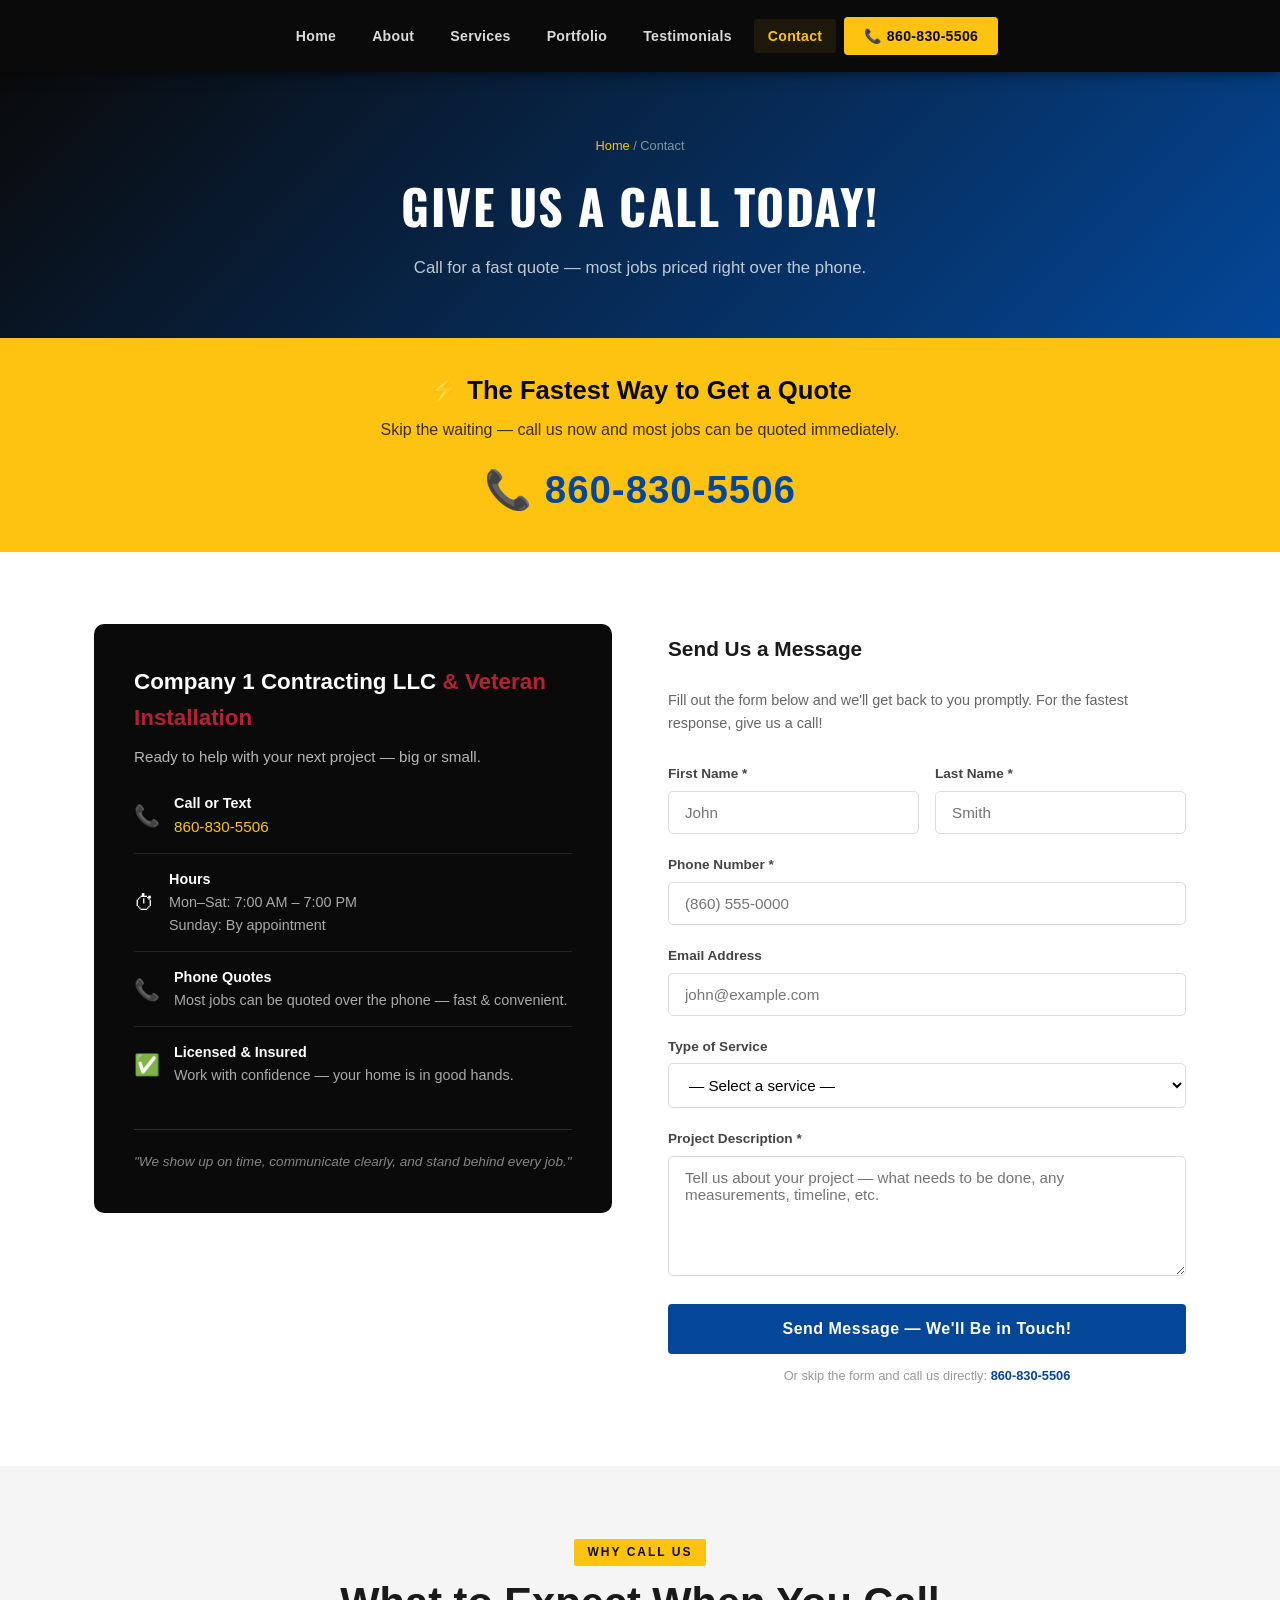
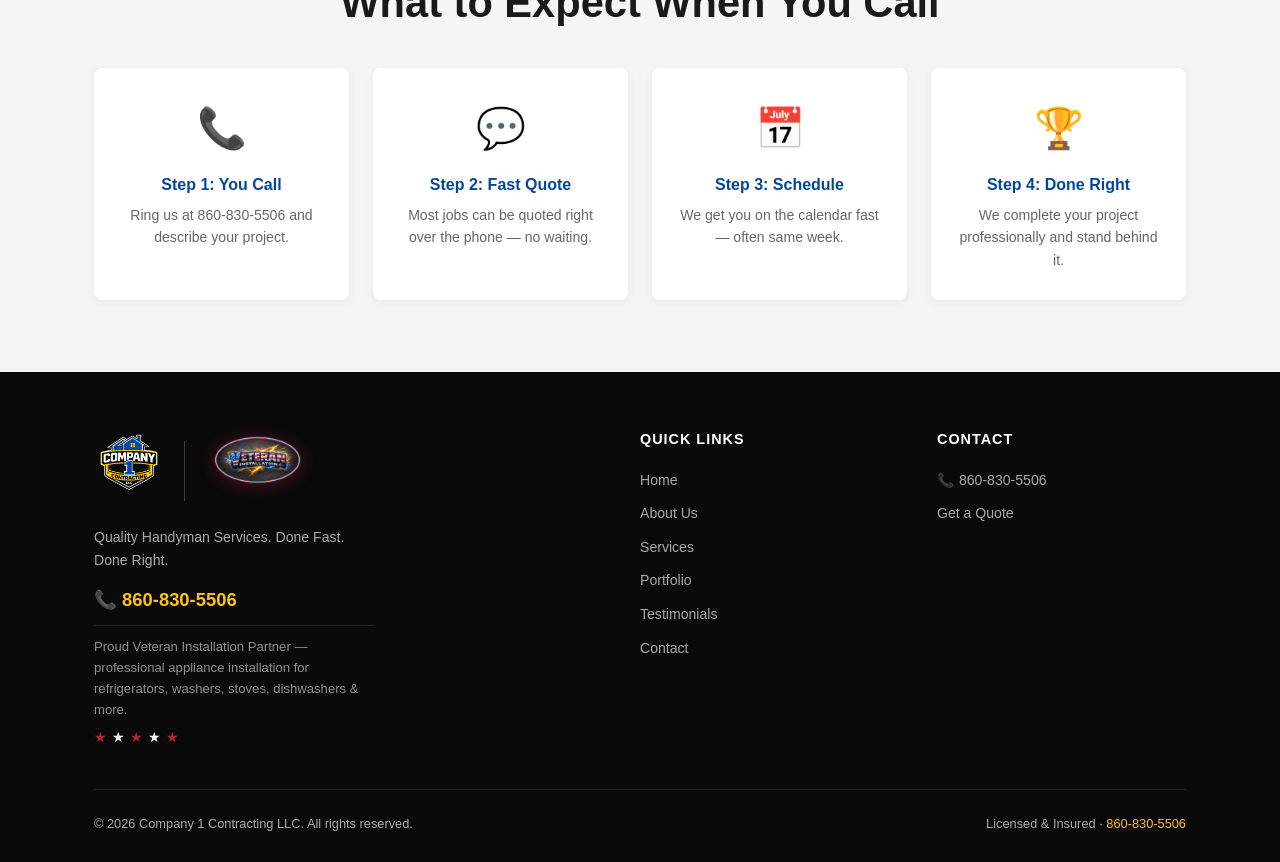
<file: contact.html>
<!DOCTYPE html>
<html lang="en">
<head>
  <meta charset="UTF-8" />
  <meta name="viewport" content="width=device-width, initial-scale=1.0" />
  <title>Contact — Company 1 Contracting LLC | Hartford, CT</title>
  <meta name="description" content="Contact Company 1 Contracting in Hartford, CT at 860-830-5506 for fast quotes and quick scheduling. Serving Hartford County and surrounding Connecticut communities.">
  <link rel="icon" type="image/x-icon" href="favicon.ico" />
  <link rel="icon" type="image/png" href="favicon.png" />
  <link rel="apple-touch-icon" href="apple-touch-icon.png" />
  <link rel="stylesheet" href="styles.css" />
  <link rel="canonical" href="https://company1contracting.com/contact.html" />
  <meta property="og:type" content="website" />
  <meta property="og:url" content="https://company1contracting.com/contact.html" />
  <meta property="og:title" content="Contact — Company 1 Contracting LLC | Hartford, CT" />
  <meta property="og:description" content="Contact Company 1 Contracting at 860-830-5506 for fast quotes, quick scheduling, and reliable home improvement. No job too small." />
  <meta property="og:image" content="https://company1contracting.com/logo.png" />
  <meta name="twitter:card" content="summary_large_image" />
</head>
<body>

<!-- ══════════════════════════════════════════ HEADER ══ -->
<header>
  <div class="container">
    <nav class="nav-inner nav-centered">

      <div class="nav-links" id="navLinks">
        <a href="index.html">Home</a>
        <a href="about.html">About</a>
        <a href="index.html#services">Services</a>
        <a href="portfolio.html">Portfolio</a>
        <a href="testimonials.html">Testimonials</a>
        <a href="contact.html" class="active">Contact</a>
        <a href="tel:8608305506" class="nav-cta">📞 860-830-5506</a>
      </div>
      <div class="hamburger" id="hamburger" onclick="toggleNav()">
        <span></span><span></span><span></span>
      </div>
    </nav>
  </div>
</header>

<!-- ══════════════════════════════════════════ PAGE HERO ══ -->
<section class="page-hero">
  <div class="container">
    <div class="breadcrumb"><a href="index.html">Home</a> / Contact</div>
    <h1>Give Us a Call Today!</h1>
    <p>Call for a fast quote — most jobs priced right over the phone.</p>
  </div>
</section>

<!-- ══════════════════════════════════════════ CALL FIRST ══ -->
<section style="background:var(--orange); padding:32px 0;">
  <div class="container text-center">
    <h2 style="font-size:1.6rem; font-weight:900; color:var(--black); margin-bottom:6px;">⚡ The Fastest Way to Get a Quote</h2>
    <p style="color:var(--black); opacity:.8; margin-bottom:16px;">Skip the waiting — call us now and most jobs can be quoted immediately.</p>
    <a href="tel:8608305506" style="font-size:2.4rem; font-weight:900; color:var(--blue); display:inline-block; letter-spacing:1px;">📞 860-830-5506</a>
  </div>
</section>

<!-- ══════════════════════════════════════════ CONTACT MAIN ══ -->
<section class="section">
  <div class="container">
    <div class="contact-grid">

      <!-- Info Block -->
      <div class="contact-info-block">
        <h3>Company 1 Contracting LLC <span style="color:#B22234;">&amp; Veteran Installation</span></h3>
        <p style="margin-bottom:8px;">Ready to help with your next project — big or small.</p>

        <div class="contact-detail">
          <span class="ci">📞</span>
          <div>
            <div style="font-weight:700;">Call or Text</div>
            <a href="tel:8608305506" style="color:var(--orange); font-size:.95rem;">860-830-5506</a>
          </div>
        </div>
        <div class="contact-detail">
          <span class="ci">⏱</span>
          <div>
            <div style="font-weight:700;">Hours</div>
            <div style="color:rgba(255,255,255,.65); font-size:.9rem;">Mon–Sat: 7:00 AM – 7:00 PM<br>Sunday: By appointment</div>
          </div>
        </div>
        <div class="contact-detail">
          <span class="ci">📞</span>
          <div>
            <div style="font-weight:700;">Phone Quotes</div>
            <div style="color:rgba(255,255,255,.65); font-size:.9rem;">Most jobs can be quoted over the phone — fast &amp; convenient.</div>
          </div>
        </div>
        <div class="contact-detail" style="border:none;">
          <span class="ci">✅</span>
          <div>
            <div style="font-weight:700;">Licensed &amp; Insured</div>
            <div style="color:rgba(255,255,255,.65); font-size:.9rem;">Work with confidence — your home is in good hands.</div>
          </div>
        </div>

        <div style="margin-top:28px; padding-top:20px; border-top:1px solid rgba(255,255,255,.15);">
          <p style="font-size:.85rem; color:rgba(255,255,255,.5); font-style:italic;">"We show up on time, communicate clearly, and stand behind every job."</p>
        </div>
      </div>

      <!-- Contact Form -->
      <div class="contact-form-wrap">
        <h3>Send Us a Message</h3>
        <p style="color:#666; font-size:.9rem; margin-bottom:28px;">Fill out the form below and we'll get back to you promptly. For the fastest response, give us a call!</p>

        <form action="https://api.web3forms.com/submit" method="POST">
          <!-- Web3Forms config -->
          <input type="hidden" name="access_key" value="ac5ff20a-3cab-4d79-b300-b714f280fd27" />
          <input type="hidden" name="subject" value="New Quote Request — Company 1 Contracting" />
          <input type="hidden" name="from_name" value="Company 1 Contracting Website" />
          <input type="hidden" name="redirect" value="https://company1contracting.com/thankyou.html" />
          <input type="checkbox" name="botcheck" style="display:none" />

          <div style="display:grid; grid-template-columns:1fr 1fr; gap:16px;">
            <div class="form-group">
              <label for="fname">First Name *</label>
              <input type="text" id="fname" name="fname" placeholder="John" required />
            </div>
            <div class="form-group">
              <label for="lname">Last Name *</label>
              <input type="text" id="lname" name="lname" placeholder="Smith" required />
            </div>
          </div>

          <div class="form-group">
            <label for="phone">Phone Number *</label>
            <input type="tel" id="phone" name="phone" placeholder="(860) 555-0000" required />
          </div>

          <div class="form-group">
            <label for="email">Email Address</label>
            <input type="email" id="email" name="email" placeholder="john@example.com" />
          </div>

          <div class="form-group">
            <label for="service">Type of Service</label>
            <select id="service" name="service">
              <option value="">— Select a service —</option>
              <option>Appliance Installation</option>
              <option>Home Remodeling</option>
              <option>Kitchen Renovation</option>
              <option>Bathroom Renovation</option>
              <option>Basement Finishing</option>
              <option>Home Repairs / Handyman</option>
              <option>Custom Carpentry</option>
              <option>Exterior Work / Siding</option>
              <option>Deck Building / Repair</option>
              <option>Painting (Interior or Exterior)</option>
              <option>Flooring Installation</option>
              <option>Other</option>
            </select>
          </div>

          <div class="form-group">
            <label for="message">Project Description *</label>
            <textarea id="message" name="message" placeholder="Tell us about your project — what needs to be done, any measurements, timeline, etc." required></textarea>
          </div>

          <button type="submit" class="btn btn-blue" style="width:100%; padding:16px; font-size:1rem;">
            Send Message — We'll Be in Touch!
          </button>

          <p style="font-size:.8rem; color:#999; margin-top:12px; text-align:center;">Or skip the form and call us directly: <a href="tel:8608305506" style="color:var(--blue); font-weight:700;">860-830-5506</a></p>
        </form>
      </div>

    </div>
  </div>
</section>

<!-- ══════════════════════════════════════════ QUICK REASONS ══ -->
<section class="section section-alt">
  <div class="container text-center">
    <span class="section-tag">Why Call Us</span>
    <h2 class="section-title">What to Expect When You Call</h2>
    <div style="display:grid; grid-template-columns:repeat(auto-fit,minmax(200px,1fr)); gap:24px; margin-top:40px; text-align:left;">
      <div style="background:#fff; padding:28px; border-radius:8px; text-align:center; box-shadow:0 2px 10px rgba(0,0,0,.06);">
        <div style="font-size:2.5rem; margin-bottom:12px;">📞</div>
        <h4 style="font-weight:800; margin-bottom:6px; color:var(--blue);">Step 1: You Call</h4>
        <p style="font-size:.88rem; color:#666;">Ring us at 860-830-5506 and describe your project.</p>
      </div>
      <div style="background:#fff; padding:28px; border-radius:8px; text-align:center; box-shadow:0 2px 10px rgba(0,0,0,.06);">
        <div style="font-size:2.5rem; margin-bottom:12px;">💬</div>
        <h4 style="font-weight:800; margin-bottom:6px; color:var(--blue);">Step 2: Fast Quote</h4>
        <p style="font-size:.88rem; color:#666;">Most jobs can be quoted right over the phone — no waiting.</p>
      </div>
      <div style="background:#fff; padding:28px; border-radius:8px; text-align:center; box-shadow:0 2px 10px rgba(0,0,0,.06);">
        <div style="font-size:2.5rem; margin-bottom:12px;">📅</div>
        <h4 style="font-weight:800; margin-bottom:6px; color:var(--blue);">Step 3: Schedule</h4>
        <p style="font-size:.88rem; color:#666;">We get you on the calendar fast — often same week.</p>
      </div>
      <div style="background:#fff; padding:28px; border-radius:8px; text-align:center; box-shadow:0 2px 10px rgba(0,0,0,.06);">
        <div style="font-size:2.5rem; margin-bottom:12px;">🏆</div>
        <h4 style="font-weight:800; margin-bottom:6px; color:var(--blue);">Step 4: Done Right</h4>
        <p style="font-size:.88rem; color:#666;">We complete your project professionally and stand behind it.</p>
      </div>
    </div>
  </div>
</section>

<!-- ══════════════════════════════════════════ FOOTER ══ -->
<footer>
  <div class="container">
    <div class="footer-grid">
      <div class="footer-brand">
        <div style="display:flex; align-items:center; gap:20px; flex-wrap:wrap; margin-bottom:12px;">
          <img src="logo.png" alt="Company 1 Contracting LLC" style="height:70px; width:auto;" />
          <div style="width:1px; height:60px; background:rgba(255,255,255,.2);"></div>
          <img src="veteran-logo.png" alt="Veteran Installation" style="height:70px; width:auto; filter:drop-shadow(0 2px 8px rgba(178,34,52,.4));" />
        </div>
        <p>Quality Handyman Services. Done Fast. Done Right.</p>
        <a href="tel:8608305506" class="footer-phone">📞 860-830-5506</a>
        <p style="color:rgba(255,255,255,.55); font-size:.82rem; margin-top:10px; line-height:1.6; border-top:1px solid rgba(255,255,255,.1); padding-top:10px;">
          Proud Veteran Installation Partner — professional appliance installation for refrigerators, washers, stoves, dishwashers &amp; more.
        </p>
        <div style="margin-top:6px; display:flex; gap:5px; font-size:.9rem;">
          <span style="color:#B22234;">★</span><span style="color:#fff;">★</span><span style="color:#B22234;">★</span><span style="color:#fff;">★</span><span style="color:#B22234;">★</span>
        </div>
      </div>
      <div>
        <h4>Quick Links</h4>
        <ul>
          <li><a href="index.html">Home</a></li>
          <li><a href="about.html">About Us</a></li>
          <li><a href="index.html#services">Services</a></li>
          <li><a href="portfolio.html">Portfolio</a></li>
          <li><a href="testimonials.html">Testimonials</a></li>
          <li><a href="contact.html">Contact</a></li>
        </ul>
      </div>
      <div>
        <h4>Contact</h4>
        <ul>
          <li><a href="tel:8608305506">📞 860-830-5506</a></li>
          <li><a href="contact.html">Get a Quote</a></li>
        </ul>
      </div>
    </div>
    <div class="footer-bottom">
      <span>© 2026 Company 1 Contracting LLC. All rights reserved.</span>
      <span>Licensed &amp; Insured · <a href="tel:8608305506">860-830-5506</a></span>
    </div>
  </div>
</footer>

<script>
function toggleNav(){document.getElementById('navLinks').classList.toggle('open');}
</script>
<script defer src="https://cdn.vercel-insights.com/v1/script.js"></script>
</body>
</html>
</file>
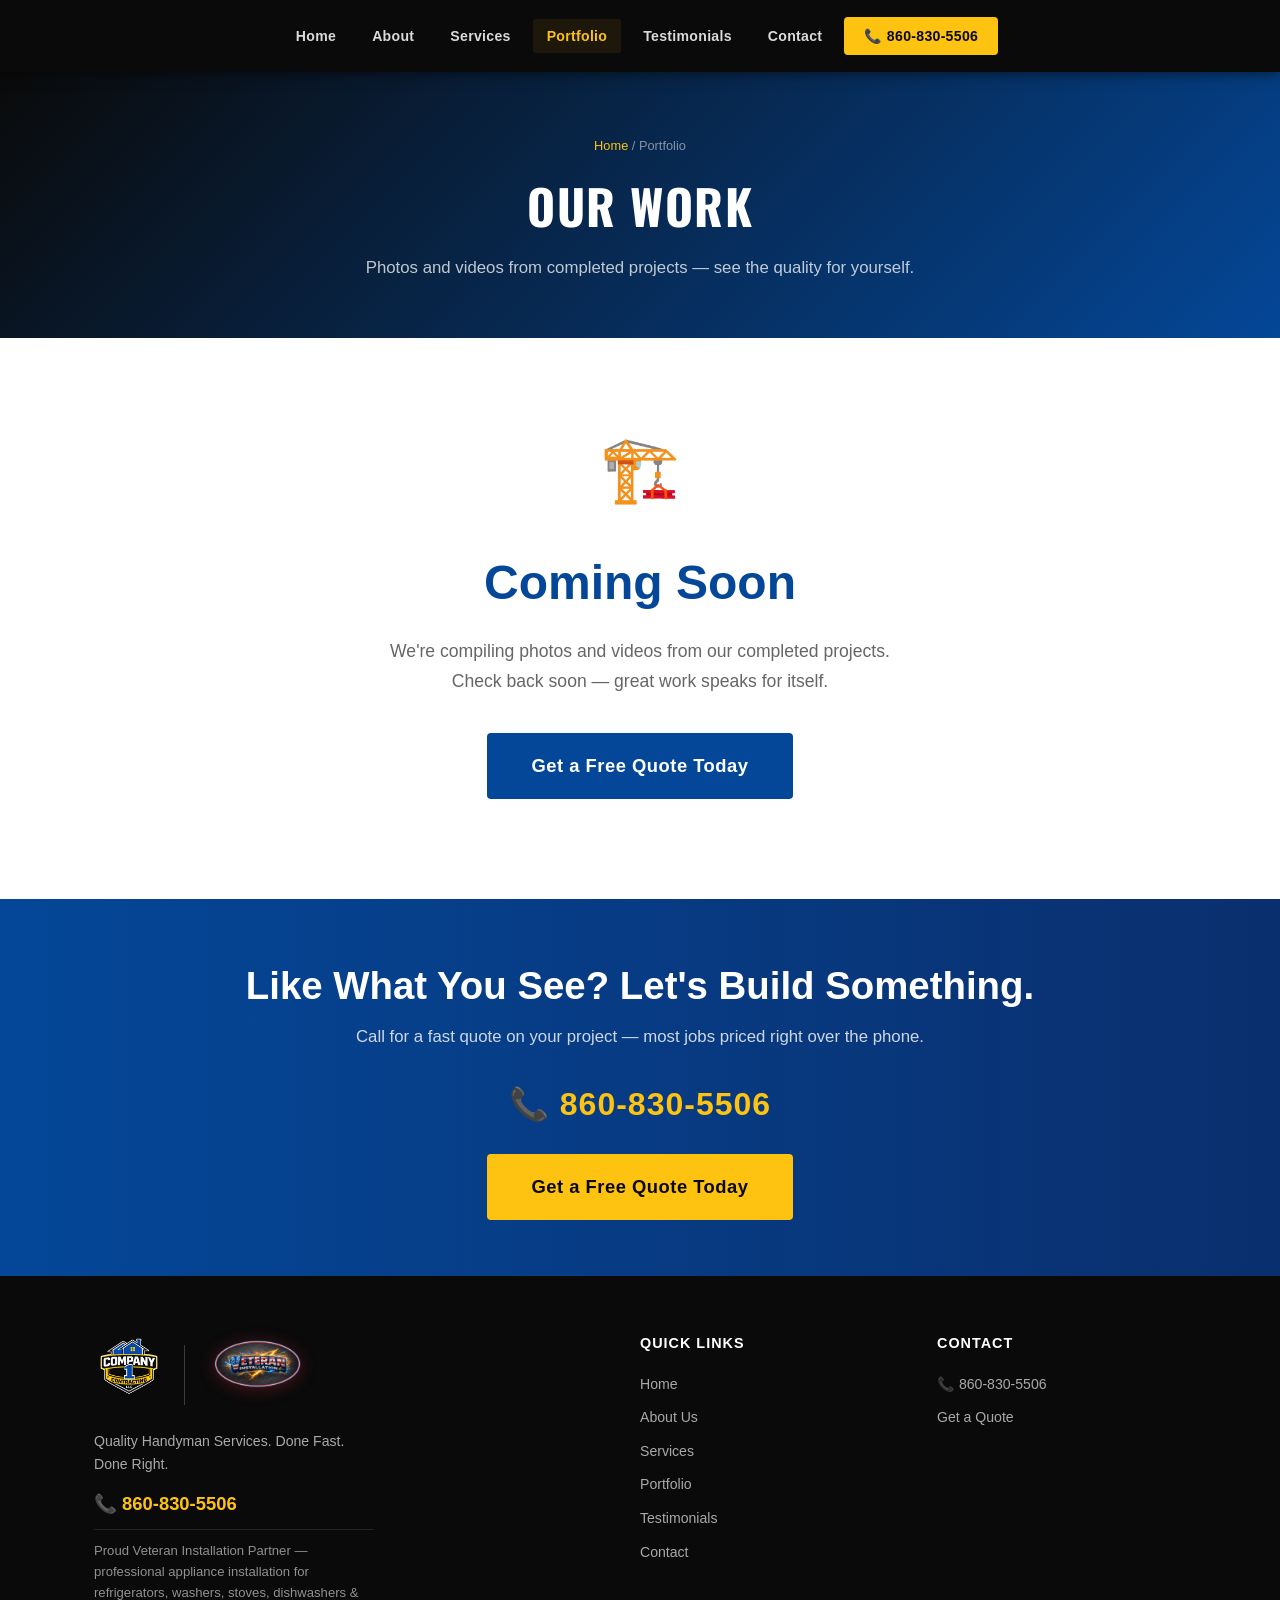
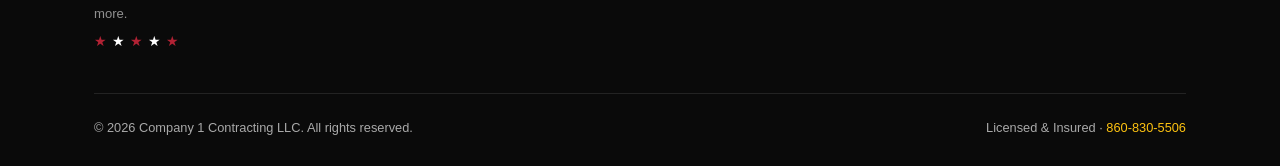
<file: portfolio.html>
<!DOCTYPE html>
<html lang="en">
<head>
  <meta charset="UTF-8" />
  <meta name="viewport" content="width=device-width, initial-scale=1.0" />
  <title>Portfolio — Company 1 Contracting LLC | Hartford, CT</title>
  <meta name="description" content="Browse Company 1 Contracting's project portfolio — Hartford, CT home repairs, appliance installation, carpentry, and exterior work done right.">
  <link rel="icon" type="image/x-icon" href="favicon.ico" />
  <link rel="icon" type="image/png" href="favicon.png" />
  <link rel="apple-touch-icon" href="apple-touch-icon.png" />
  <link rel="stylesheet" href="styles.css" />
  <link rel="canonical" href="https://company1contracting.com/portfolio.html" />
  <meta property="og:type" content="website" />
  <meta property="og:url" content="https://company1contracting.com/portfolio.html" />
  <meta property="og:title" content="Portfolio — Company 1 Contracting LLC | Hartford, CT" />
  <meta property="og:description" content="Browse Company 1 Contracting's project portfolio — Hartford, CT home repairs, appliance installation, carpentry, and exterior work done right." />
  <meta property="og:image" content="https://company1contracting.com/logo.png" />
  <meta name="twitter:card" content="summary_large_image" />
</head>
<body>

<!-- HEADER -->
<header>
  <div class="container">
    <nav class="nav-inner nav-centered">
      <div class="nav-links" id="navLinks">
        <a href="index.html">Home</a>
        <a href="about.html">About</a>
        <a href="index.html#services">Services</a>
        <a href="portfolio.html" class="active">Portfolio</a>
        <a href="testimonials.html">Testimonials</a>
        <a href="contact.html">Contact</a>
        <a href="tel:8608305506" class="nav-cta">📞 860-830-5506</a>
      </div>
      <div class="hamburger" id="hamburger" onclick="toggleNav()">
        <span></span><span></span><span></span>
      </div>
    </nav>
  </div>
</header>

<!-- PAGE HERO -->
<section class="page-hero">
  <div class="container">
    <div class="breadcrumb"><a href="index.html">Home</a> / Portfolio</div>
    <h1>Our Work</h1>
    <p>Photos and videos from completed projects — see the quality for yourself.</p>
  </div>
</section>

<!-- COMING SOON -->
<section class="section" style="text-align:center; padding:80px 0 100px;">
  <div class="container">
    <div style="font-size:4rem; margin-bottom:24px;">🏗️</div>
    <h2 style="font-size:clamp(2rem,5vw,3rem); font-weight:900; color:var(--blue); margin-bottom:16px;">Coming Soon</h2>
    <p style="font-size:1.1rem; color:#666; max-width:520px; margin:0 auto 36px; line-height:1.7;">We're compiling photos and videos from our completed projects. Check back soon — great work speaks for itself.</p>
    <a href="contact.html" class="btn btn-blue btn-lg">Get a Free Quote Today</a>
  </div>
</section>

<!-- CTA -->
<section class="cta-banner">
  <div class="container">
    <h2>Like What You See? Let's Build Something.</h2>
    <p>Call for a fast quote on your project — most jobs priced right over the phone.</p>
    <a href="tel:8608305506" class="cta-phone">📞 860-830-5506</a>
    <br>
    <a href="contact.html" class="btn btn-orange btn-lg">Get a Free Quote Today</a>
  </div>
</section>

<!-- FOOTER -->
<footer>
  <div class="container">
    <div class="footer-grid">
      <div class="footer-brand">
        <div style="display:flex; align-items:center; gap:20px; flex-wrap:wrap; margin-bottom:12px;">
          <img src="logo.png" alt="Company 1 Contracting LLC" style="height:70px; width:auto;" />
          <div style="width:1px; height:60px; background:rgba(255,255,255,.2);"></div>
          <img src="veteran-logo.png" alt="Veteran Installation" style="height:70px; width:auto; filter:drop-shadow(0 2px 8px rgba(178,34,52,.4));" />
        </div>
        <p>Quality Handyman Services. Done Fast. Done Right.</p>
        <a href="tel:8608305506" class="footer-phone">📞 860-830-5506</a>
        <p style="color:rgba(255,255,255,.55); font-size:.82rem; margin-top:10px; line-height:1.6; border-top:1px solid rgba(255,255,255,.1); padding-top:10px;">
          Proud Veteran Installation Partner — professional appliance installation for refrigerators, washers, stoves, dishwashers &amp; more.
        </p>
        <div style="margin-top:6px; display:flex; gap:5px; font-size:.9rem;">
          <span style="color:#B22234;">★</span><span style="color:#fff;">★</span><span style="color:#B22234;">★</span><span style="color:#fff;">★</span><span style="color:#B22234;">★</span>
        </div>
      </div>
      <div>
        <h4>Quick Links</h4>
        <ul>
          <li><a href="index.html">Home</a></li>
          <li><a href="about.html">About Us</a></li>
          <li><a href="index.html#services">Services</a></li>
          <li><a href="portfolio.html">Portfolio</a></li>
          <li><a href="testimonials.html">Testimonials</a></li>
          <li><a href="contact.html">Contact</a></li>
        </ul>
      </div>
      <div>
        <h4>Contact</h4>
        <ul>
          <li><a href="tel:8608305506">📞 860-830-5506</a></li>
          <li><a href="contact.html">Get a Quote</a></li>
        </ul>
      </div>
    </div>
    <div class="footer-bottom">
      <span>© 2026 Company 1 Contracting LLC. All rights reserved.</span>
      <span>Licensed &amp; Insured · <a href="tel:8608305506">860-830-5506</a></span>
    </div>
  </div>
</footer>

<script>
function toggleNav(){document.getElementById('navLinks').classList.toggle('open');}
</script>
<script defer src="https://cdn.vercel-insights.com/v1/script.js"></script>
</body>
</html>
</file>
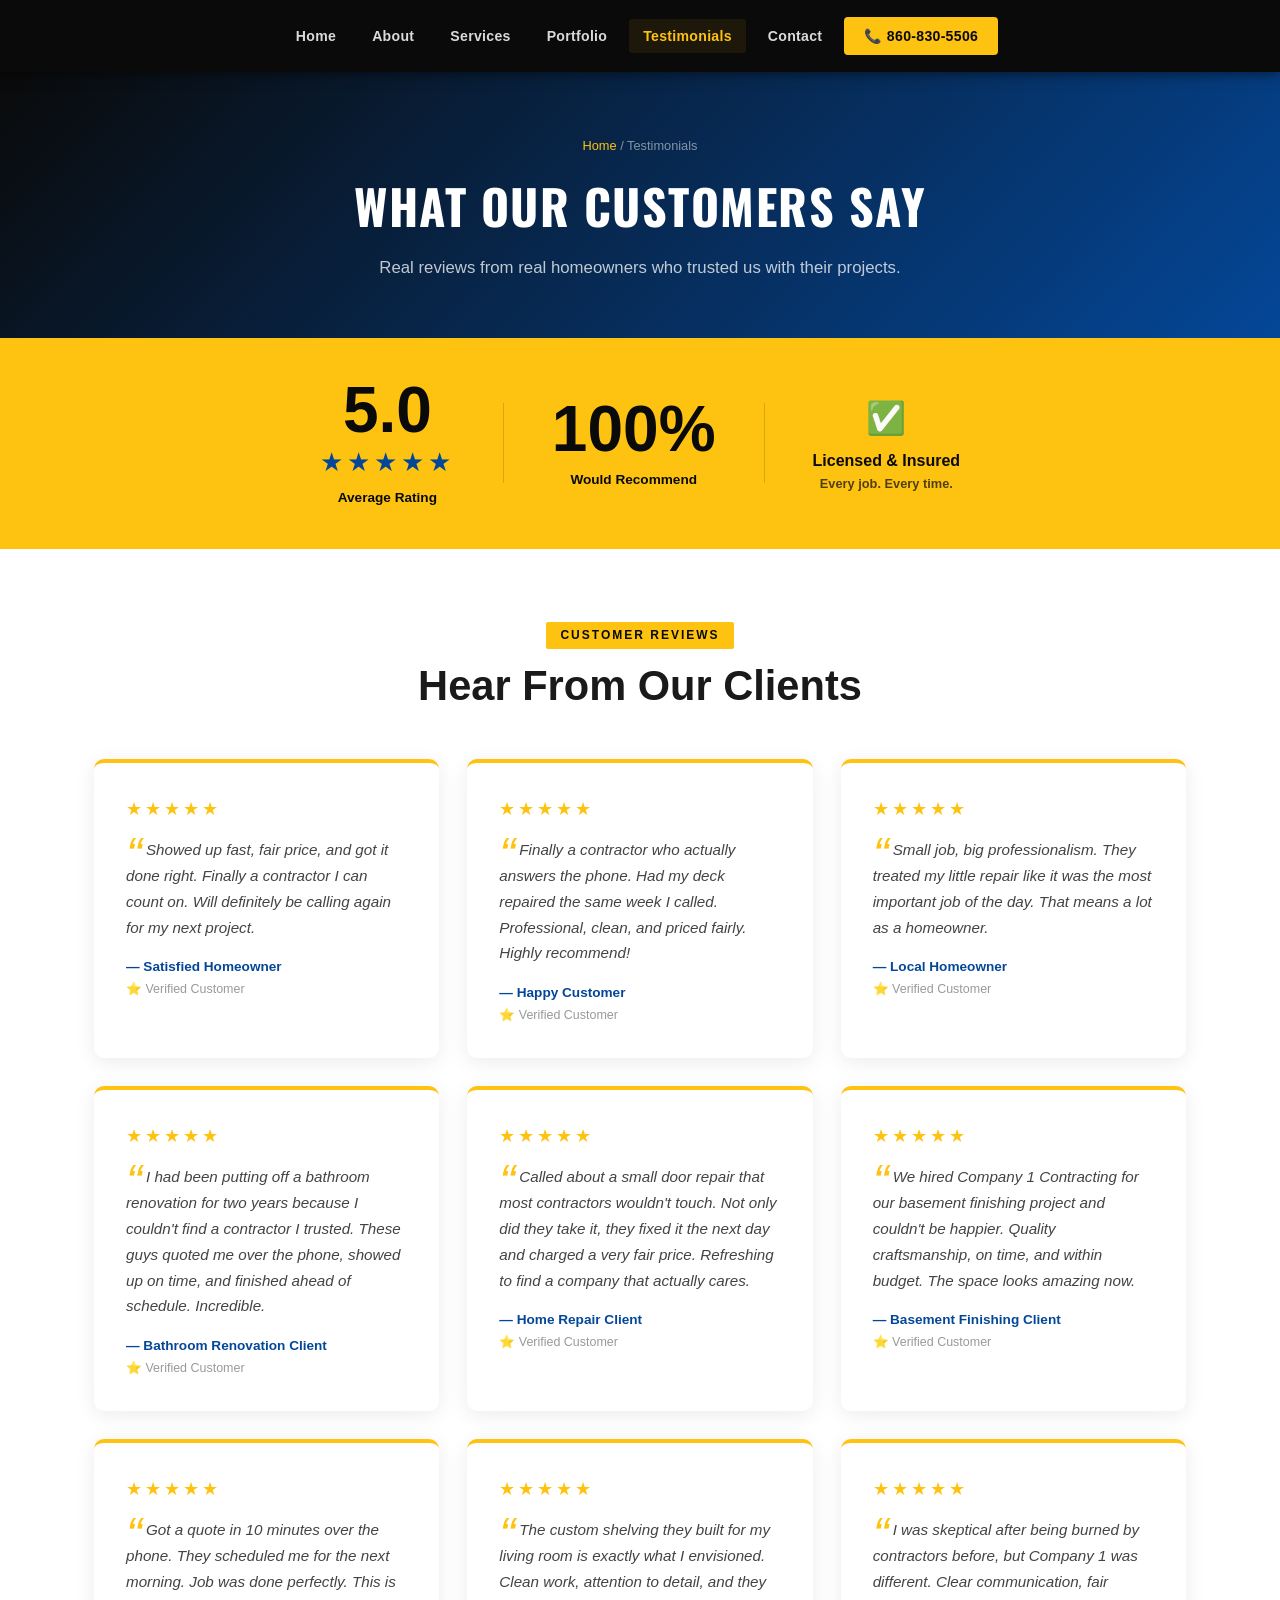
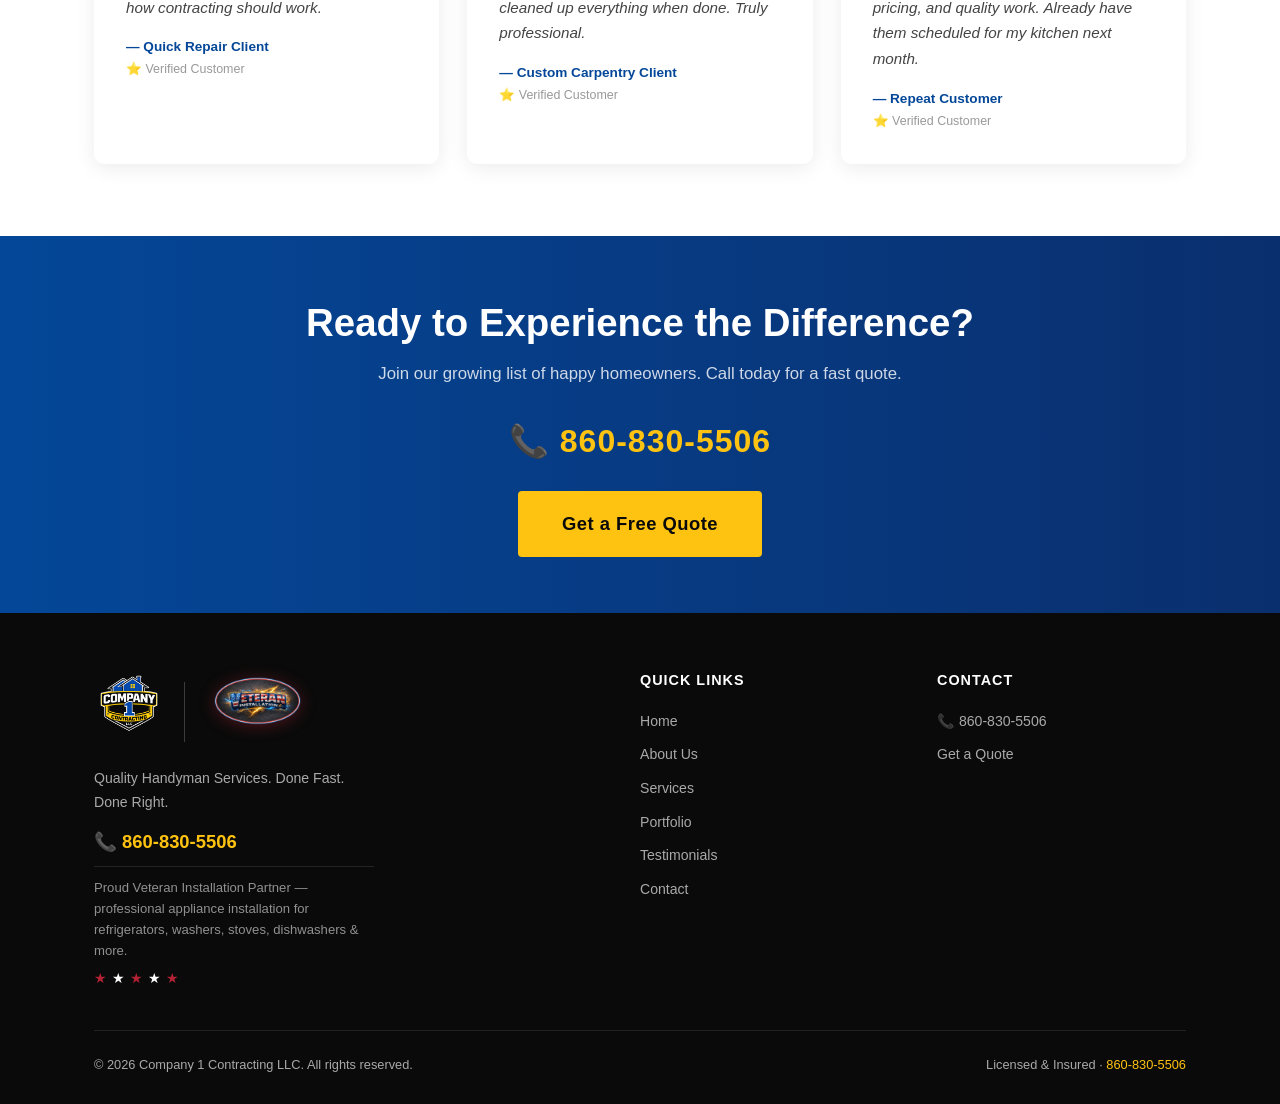
<file: testimonials.html>
<!DOCTYPE html>
<html lang="en">
<head>
  <meta charset="UTF-8" />
  <meta name="viewport" content="width=device-width, initial-scale=1.0" />
  <title>Testimonials — Company 1 Contracting LLC | Hartford, CT</title>
  <meta name="description" content="See what Hartford, CT homeowners say about Company 1 Contracting. Real reviews from customers who trusted us with their home repairs and installations.">
  <link rel="icon" type="image/x-icon" href="favicon.ico" />
  <link rel="icon" type="image/png" href="favicon.png" />
  <link rel="apple-touch-icon" href="apple-touch-icon.png" />
  <link rel="stylesheet" href="styles.css" />
  <link rel="canonical" href="https://company1contracting.com/testimonials.html" />
  <meta property="og:type" content="website" />
  <meta property="og:url" content="https://company1contracting.com/testimonials.html" />
  <meta property="og:title" content="Testimonials — Company 1 Contracting LLC | Hartford, CT" />
  <meta property="og:description" content="See what Hartford, CT homeowners say about Company 1 Contracting. Real reviews from customers who trusted us with their home repairs and installations." />
  <meta property="og:image" content="https://company1contracting.com/logo.png" />
  <meta name="twitter:card" content="summary_large_image" />
</head>
<body>

<!-- HEADER -->
<header>
  <div class="container">
    <nav class="nav-inner nav-centered">
      <div class="nav-links" id="navLinks">
        <a href="index.html">Home</a>
        <a href="about.html">About</a>
        <a href="index.html#services">Services</a>
        <a href="portfolio.html">Portfolio</a>
        <a href="testimonials.html" class="active">Testimonials</a>
        <a href="contact.html">Contact</a>
        <a href="tel:8608305506" class="nav-cta">📞 860-830-5506</a>
      </div>
      <div class="hamburger" id="hamburger" onclick="toggleNav()">
        <span></span><span></span><span></span>
      </div>
    </nav>
  </div>
</header>

<!-- PAGE HERO -->
<section class="page-hero">
  <div class="container">
    <div class="breadcrumb"><a href="index.html">Home</a> / Testimonials</div>
    <h1>What Our Customers Say</h1>
    <p>Real reviews from real homeowners who trusted us with their projects.</p>
  </div>
</section>

<!-- RATING SUMMARY -->
<section style="background:var(--orange); padding:40px 0;">
  <div class="container text-center">
    <div style="display:flex; align-items:center; justify-content:center; gap:48px; flex-wrap:wrap;">
      <div>
        <div style="font-size:4rem; font-weight:900; color:var(--black); line-height:1;">5.0</div>
        <div style="font-size:1.6rem; color:var(--blue); letter-spacing:4px; margin-bottom:4px;">★★★★★</div>
        <div style="font-size:.85rem; font-weight:700; color:var(--black);">Average Rating</div>
      </div>
      <div style="width:1px; height:80px; background:rgba(0,0,0,.15);"></div>
      <div>
        <div style="font-size:4rem; font-weight:900; color:var(--black); line-height:1;">100%</div>
        <div style="font-size:.85rem; font-weight:700; color:var(--black); margin-top:8px;">Would Recommend</div>
      </div>
      <div style="width:1px; height:80px; background:rgba(0,0,0,.15);"></div>
      <div>
        <div style="font-size:2rem; font-weight:900; color:var(--black);">✅</div>
        <div style="font-size:1rem; font-weight:800; color:var(--black); margin-top:4px;">Licensed &amp; Insured</div>
        <div style="font-size:.8rem; font-weight:600; color:var(--black); opacity:.7;">Every job. Every time.</div>
      </div>
    </div>
  </div>
</section>

<!-- REVIEWS -->
<section class="section">
  <div class="container">
    <div class="text-center" style="margin-bottom:48px;">
      <span class="section-tag">Customer Reviews</span>
      <h2 class="section-title">Hear From Our Clients</h2>
    </div>
    <div class="reviews-grid">
      <div class="review-card">
        <div class="review-stars">★★★★★</div>
        <blockquote>Showed up fast, fair price, and got it done right. Finally a contractor I can count on. Will definitely be calling again for my next project.</blockquote>
        <div class="reviewer">— Satisfied Homeowner</div>
        <div class="review-date">⭐ Verified Customer</div>
      </div>
      <div class="review-card">
        <div class="review-stars">★★★★★</div>
        <blockquote>Finally a contractor who actually answers the phone. Had my deck repaired the same week I called. Professional, clean, and priced fairly. Highly recommend!</blockquote>
        <div class="reviewer">— Happy Customer</div>
        <div class="review-date">⭐ Verified Customer</div>
      </div>
      <div class="review-card">
        <div class="review-stars">★★★★★</div>
        <blockquote>Small job, big professionalism. They treated my little repair like it was the most important job of the day. That means a lot as a homeowner.</blockquote>
        <div class="reviewer">— Local Homeowner</div>
        <div class="review-date">⭐ Verified Customer</div>
      </div>
      <div class="review-card">
        <div class="review-stars">★★★★★</div>
        <blockquote>I had been putting off a bathroom renovation for two years because I couldn't find a contractor I trusted. These guys quoted me over the phone, showed up on time, and finished ahead of schedule. Incredible.</blockquote>
        <div class="reviewer">— Bathroom Renovation Client</div>
        <div class="review-date">⭐ Verified Customer</div>
      </div>
      <div class="review-card">
        <div class="review-stars">★★★★★</div>
        <blockquote>Called about a small door repair that most contractors wouldn't touch. Not only did they take it, they fixed it the next day and charged a very fair price. Refreshing to find a company that actually cares.</blockquote>
        <div class="reviewer">— Home Repair Client</div>
        <div class="review-date">⭐ Verified Customer</div>
      </div>
      <div class="review-card">
        <div class="review-stars">★★★★★</div>
        <blockquote>We hired Company 1 Contracting for our basement finishing project and couldn't be happier. Quality craftsmanship, on time, and within budget. The space looks amazing now.</blockquote>
        <div class="reviewer">— Basement Finishing Client</div>
        <div class="review-date">⭐ Verified Customer</div>
      </div>
      <div class="review-card">
        <div class="review-stars">★★★★★</div>
        <blockquote>Got a quote in 10 minutes over the phone. They scheduled me for the next morning. Job was done perfectly. This is how contracting should work.</blockquote>
        <div class="reviewer">— Quick Repair Client</div>
        <div class="review-date">⭐ Verified Customer</div>
      </div>
      <div class="review-card">
        <div class="review-stars">★★★★★</div>
        <blockquote>The custom shelving they built for my living room is exactly what I envisioned. Clean work, attention to detail, and they cleaned up everything when done. Truly professional.</blockquote>
        <div class="reviewer">— Custom Carpentry Client</div>
        <div class="review-date">⭐ Verified Customer</div>
      </div>
      <div class="review-card">
        <div class="review-stars">★★★★★</div>
        <blockquote>I was skeptical after being burned by contractors before, but Company 1 was different. Clear communication, fair pricing, and quality work. Already have them scheduled for my kitchen next month.</blockquote>
        <div class="reviewer">— Repeat Customer</div>
        <div class="review-date">⭐ Verified Customer</div>
      </div>
    </div>
  </div>
</section>

<!-- CTA -->
<section class="cta-banner">
  <div class="container">
    <h2>Ready to Experience the Difference?</h2>
    <p>Join our growing list of happy homeowners. Call today for a fast quote.</p>
    <a href="tel:8608305506" class="cta-phone">📞 860-830-5506</a>
    <br>
    <a href="contact.html" class="btn btn-orange btn-lg">Get a Free Quote</a>
  </div>
</section>

<!-- FOOTER -->
<footer>
  <div class="container">
    <div class="footer-grid">
      <div class="footer-brand">
        <div style="display:flex; align-items:center; gap:20px; flex-wrap:wrap; margin-bottom:12px;">
          <img src="logo.png" alt="Company 1 Contracting LLC" style="height:70px; width:auto;" />
          <div style="width:1px; height:60px; background:rgba(255,255,255,.2);"></div>
          <img src="veteran-logo.png" alt="Veteran Installation" style="height:70px; width:auto; filter:drop-shadow(0 2px 8px rgba(178,34,52,.4));" />
        </div>
        <p>Quality Handyman Services. Done Fast. Done Right.</p>
        <a href="tel:8608305506" class="footer-phone">📞 860-830-5506</a>
        <p style="color:rgba(255,255,255,.55); font-size:.82rem; margin-top:10px; line-height:1.6; border-top:1px solid rgba(255,255,255,.1); padding-top:10px;">
          Proud Veteran Installation Partner — professional appliance installation for refrigerators, washers, stoves, dishwashers &amp; more.
        </p>
        <div style="margin-top:6px; display:flex; gap:5px; font-size:.9rem;">
          <span style="color:#B22234;">★</span><span style="color:#fff;">★</span><span style="color:#B22234;">★</span><span style="color:#fff;">★</span><span style="color:#B22234;">★</span>
        </div>
      </div>
      <div>
        <h4>Quick Links</h4>
        <ul>
          <li><a href="index.html">Home</a></li>
          <li><a href="about.html">About Us</a></li>
          <li><a href="index.html#services">Services</a></li>
          <li><a href="portfolio.html">Portfolio</a></li>
          <li><a href="testimonials.html">Testimonials</a></li>
          <li><a href="contact.html">Contact</a></li>
        </ul>
      </div>
      <div>
        <h4>Contact</h4>
        <ul>
          <li><a href="tel:8608305506">📞 860-830-5506</a></li>
          <li><a href="contact.html">Get a Quote</a></li>
        </ul>
      </div>
    </div>
    <div class="footer-bottom">
      <span>© 2026 Company 1 Contracting LLC. All rights reserved.</span>
      <span>Licensed &amp; Insured · <a href="tel:8608305506">860-830-5506</a></span>
    </div>
  </div>
</footer>

<script>function toggleNav(){document.getElementById('navLinks').classList.toggle('open');}</script>
<script defer src="https://cdn.vercel-insights.com/v1/script.js"></script>
</body>
</html>
</file>
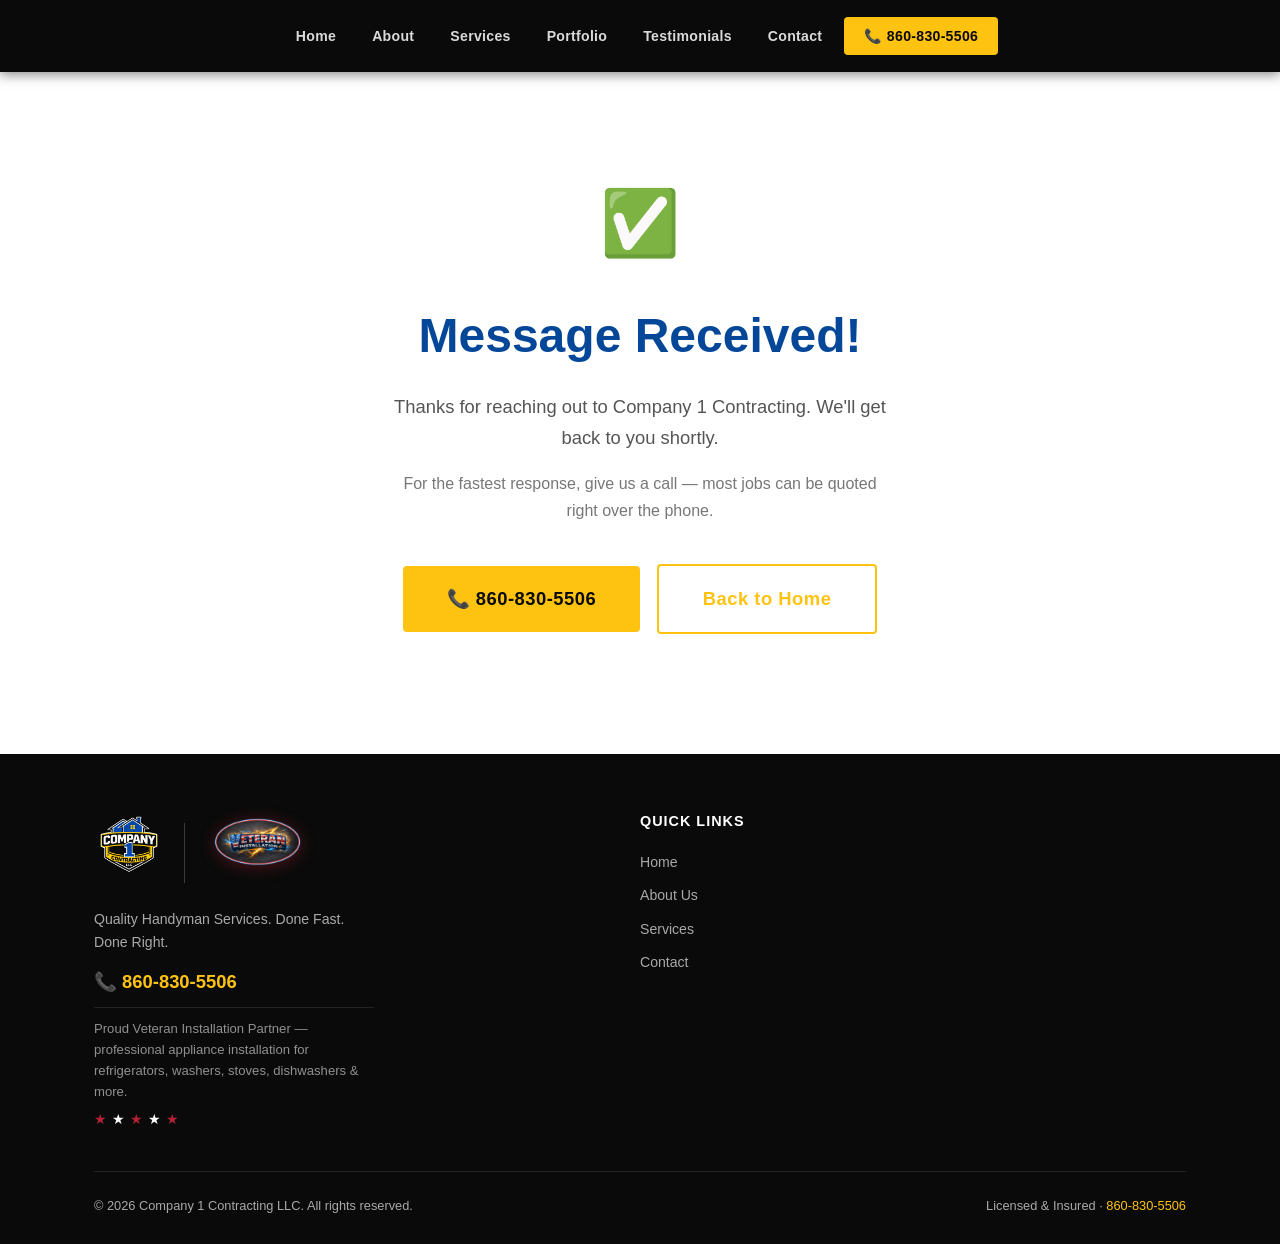
<file: thankyou.html>
<!DOCTYPE html>
<html lang="en">
<head>
  <meta charset="UTF-8" />
  <meta name="viewport" content="width=device-width, initial-scale=1.0" />
  <title>Message Sent — Company 1 Contracting LLC</title>
  <link rel="icon" type="image/x-icon" href="favicon.ico" />
  <link rel="icon" type="image/png" href="favicon.png" />
  <link rel="apple-touch-icon" href="apple-touch-icon.png" />
  <link rel="stylesheet" href="styles.css" />
</head>
<body>

<!-- HEADER -->
<header>
  <div class="container">
    <nav class="nav-inner nav-centered">
      <div class="nav-links" id="navLinks">
        <a href="index.html">Home</a>
        <a href="about.html">About</a>
        <a href="index.html#services">Services</a>
        <a href="portfolio.html">Portfolio</a>
        <a href="testimonials.html">Testimonials</a>
        <a href="contact.html">Contact</a>
        <a href="tel:8608305506" class="nav-cta">&#128222; 860-830-5506</a>
      </div>
      <div class="hamburger" id="hamburger" onclick="toggleNav()">
        <span></span><span></span><span></span>
      </div>
    </nav>
  </div>
</header>

<!-- THANK YOU -->
<section class="section" style="text-align:center; padding:100px 0 120px;">
  <div class="container">
    <div style="font-size:4rem; margin-bottom:24px;">&#9989;</div>
    <h1 style="font-size:clamp(2rem,5vw,3rem); font-weight:900; color:var(--blue); margin-bottom:16px;">Message Received!</h1>
    <p style="font-size:1.15rem; color:#555; max-width:520px; margin:0 auto 16px; line-height:1.7;">
      Thanks for reaching out to Company 1 Contracting. We'll get back to you shortly.
    </p>
    <p style="font-size:1rem; color:#777; max-width:480px; margin:0 auto 40px; line-height:1.7;">
      For the fastest response, give us a call &mdash; most jobs can be quoted right over the phone.
    </p>
    <a href="tel:8608305506" class="btn btn-orange btn-lg" style="margin-right:12px;">&#128222; 860-830-5506</a>
    <a href="index.html" class="btn btn-outline btn-lg">Back to Home</a>
  </div>
</section>

<!-- FOOTER -->
<footer>
  <div class="container">
    <div class="footer-grid">
      <div class="footer-brand">
        <div style="display:flex; align-items:center; gap:20px; flex-wrap:wrap; margin-bottom:12px;">
          <img src="logo.png" alt="Company 1 Contracting LLC" style="height:70px; width:auto;" />
          <div style="width:1px; height:60px; background:rgba(255,255,255,.2);"></div>
          <img src="veteran-logo.png" alt="Veteran Installation" style="height:70px; width:auto; filter:drop-shadow(0 2px 8px rgba(178,34,52,.4));" />
        </div>
        <p>Quality Handyman Services. Done Fast. Done Right.</p>
        <a href="tel:8608305506" class="footer-phone">&#128222; 860-830-5506</a>
        <p style="color:rgba(255,255,255,.55); font-size:.82rem; margin-top:10px; line-height:1.6; border-top:1px solid rgba(255,255,255,.1); padding-top:10px;">
          Proud Veteran Installation Partner &mdash; professional appliance installation for refrigerators, washers, stoves, dishwashers &amp; more.
        </p>
        <div style="margin-top:6px; display:flex; gap:5px; font-size:.9rem;">
          <span style="color:#B22234;">&#9733;</span><span style="color:#fff;">&#9733;</span><span style="color:#B22234;">&#9733;</span><span style="color:#fff;">&#9733;</span><span style="color:#B22234;">&#9733;</span>
        </div>
      </div>
      <div>
        <h4>Quick Links</h4>
        <ul>
          <li><a href="index.html">Home</a></li>
          <li><a href="about.html">About Us</a></li>
          <li><a href="index.html#services">Services</a></li>
          <li><a href="contact.html">Contact</a></li>
        </ul>
      </div>
    </div>
    <div class="footer-bottom">
      <span>&#169; 2026 Company 1 Contracting LLC. All rights reserved.</span>
      <span>Licensed &amp; Insured &middot; <a href="tel:8608305506">860-830-5506</a></span>
    </div>
  </div>
</footer>

<script>function toggleNav(){document.getElementById('navLinks').classList.toggle('open');}</script>
<script defer src="https://cdn.vercel-insights.com/v1/script.js"></script>
</body>
</html>
</file>
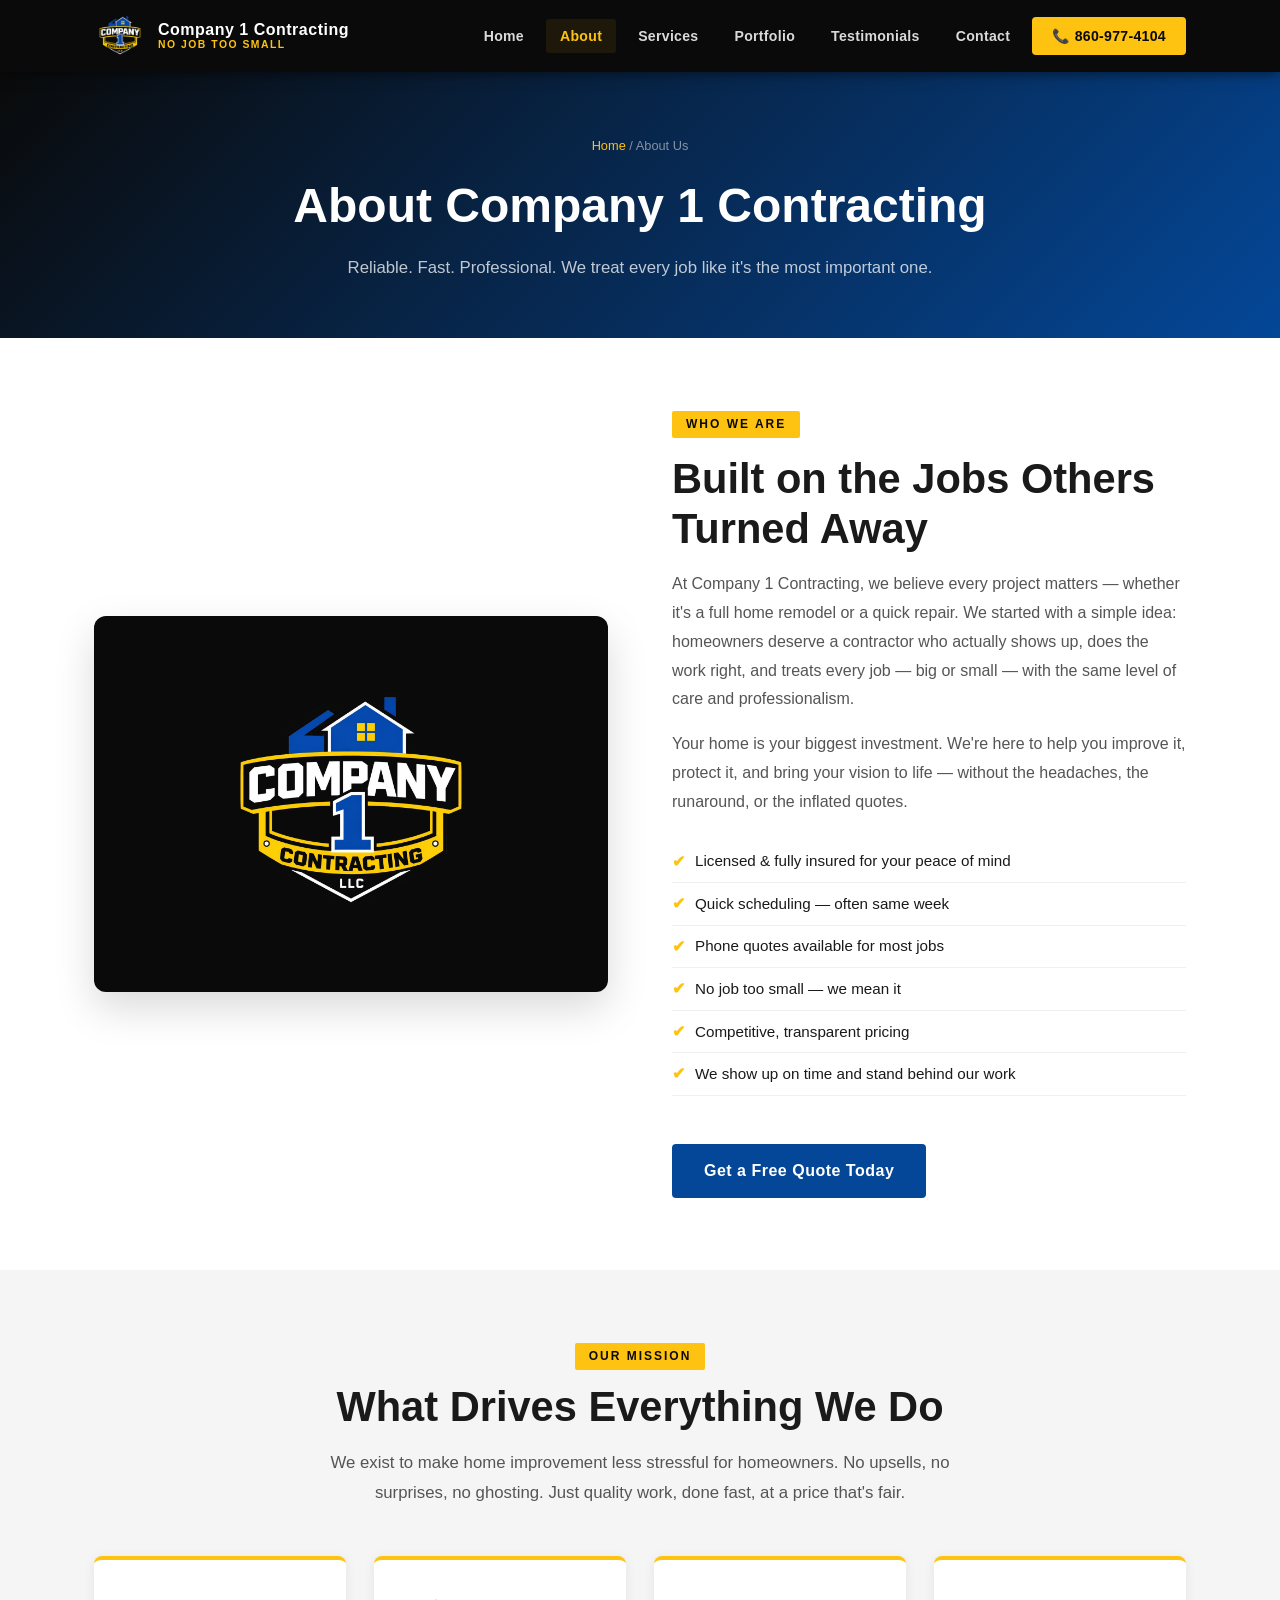
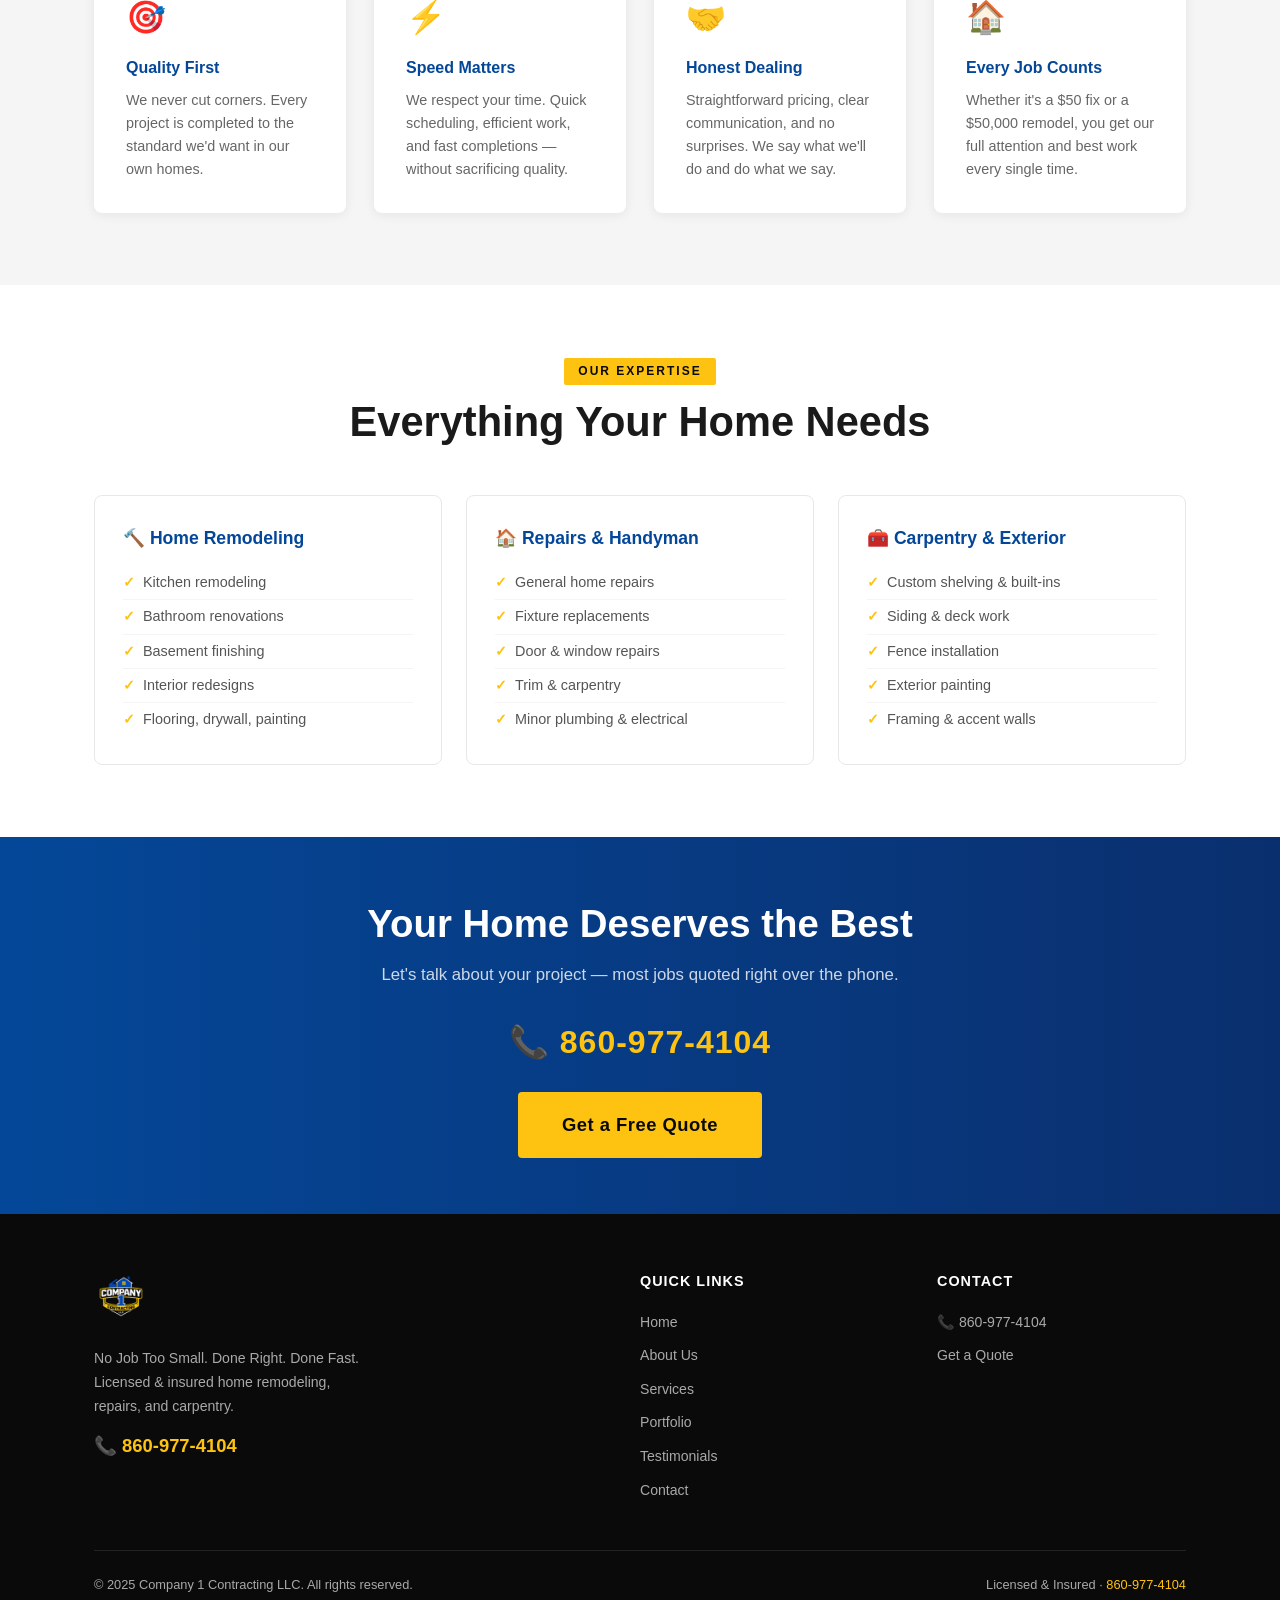
<file: company1-website/about.html>
<!DOCTYPE html>
<html lang="en">
<head>
  <meta charset="UTF-8" />
  <meta name="viewport" content="width=device-width, initial-scale=1.0" />
  <title>About Us — Company 1 Contracting LLC</title>
  <meta name="description" content="Learn about Company 1 Contracting — licensed and insured home improvement professionals committed to quality, speed, and no job too small.">
  <link rel="stylesheet" href="styles.css" />
</head>
<body>

<!-- ══════════════════════════════════════════ HEADER ══ -->
<header>
  <div class="container">
    <nav class="nav-inner">
      <a href="index.html" class="nav-logo">
        <img src="logo.png" alt="Company 1 Contracting LLC" />
        <div class="nav-logo-text">
          <span class="name">Company 1 Contracting</span>
          <span class="tag">No Job Too Small</span>
        </div>
      </a>
      <div class="nav-links" id="navLinks">
        <a href="index.html">Home</a>
        <a href="about.html" class="active">About</a>
        <a href="index.html#services">Services</a>
        <a href="portfolio.html">Portfolio</a>
        <a href="testimonials.html">Testimonials</a>
        <a href="contact.html">Contact</a>
        <a href="tel:8609774104" class="nav-cta">📞 860-977-4104</a>
      </div>
      <div class="hamburger" id="hamburger" onclick="toggleNav()">
        <span></span><span></span><span></span>
      </div>
    </nav>
  </div>
</header>

<!-- ══════════════════════════════════════════ PAGE HERO ══ -->
<section class="page-hero">
  <div class="container">
    <div class="breadcrumb"><a href="index.html">Home</a> / About Us</div>
    <h1>About Company 1 Contracting</h1>
    <p>Reliable. Fast. Professional. We treat every job like it's the most important one.</p>
  </div>
</section>

<!-- ══════════════════════════════════════════ ABOUT MAIN ══ -->
<section class="section">
  <div class="container">
    <div class="about-grid">
      <div class="about-logo-wrap">
        <img src="logo.png" alt="Company 1 Contracting LLC Logo" />
      </div>
      <div class="about-content">
        <span class="section-tag">Who We Are</span>
        <h2 class="section-title">Built on the Jobs Others Turned Away</h2>
        <p style="color:#555; line-height:1.8; margin-bottom:16px;">
          At Company 1 Contracting, we believe every project matters — whether it's a full home remodel or a quick repair. We started with a simple idea: homeowners deserve a contractor who actually shows up, does the work right, and treats every job — big or small — with the same level of care and professionalism.
        </p>
        <p style="color:#555; line-height:1.8; margin-bottom:24px;">
          Your home is your biggest investment. We're here to help you improve it, protect it, and bring your vision to life — without the headaches, the runaround, or the inflated quotes.
        </p>
        <ul class="about-checks">
          <li>Licensed &amp; fully insured for your peace of mind</li>
          <li>Quick scheduling — often same week</li>
          <li>Phone quotes available for most jobs</li>
          <li>No job too small — we mean it</li>
          <li>Competitive, transparent pricing</li>
          <li>We show up on time and stand behind our work</li>
        </ul>
        <a href="contact.html" class="btn btn-blue" style="margin-top:24px;">Get a Free Quote Today</a>
      </div>
    </div>
  </div>
</section>

<!-- ══════════════════════════════════════════ MISSION ══ -->
<section class="section section-alt">
  <div class="container text-center">
    <span class="section-tag">Our Mission</span>
    <h2 class="section-title">What Drives Everything We Do</h2>
    <p style="max-width:680px; margin:0 auto 48px; color:#555; font-size:1.05rem; line-height:1.8;">
      We exist to make home improvement less stressful for homeowners. No upsells, no surprises, no ghosting. Just quality work, done fast, at a price that's fair.
    </p>

    <div style="display:grid; grid-template-columns:repeat(auto-fit,minmax(220px,1fr)); gap:28px; text-align:left;">
      <div style="background:#fff; padding:32px; border-radius:8px; box-shadow:0 2px 12px rgba(0,0,0,.07); border-top:4px solid var(--orange);">
        <div style="font-size:2rem; margin-bottom:12px;">🎯</div>
        <h4 style="font-weight:800; margin-bottom:8px; color:var(--blue);">Quality First</h4>
        <p style="font-size:.9rem; color:#666; line-height:1.6;">We never cut corners. Every project is completed to the standard we'd want in our own homes.</p>
      </div>
      <div style="background:#fff; padding:32px; border-radius:8px; box-shadow:0 2px 12px rgba(0,0,0,.07); border-top:4px solid var(--orange);">
        <div style="font-size:2rem; margin-bottom:12px;">⚡</div>
        <h4 style="font-weight:800; margin-bottom:8px; color:var(--blue);">Speed Matters</h4>
        <p style="font-size:.9rem; color:#666; line-height:1.6;">We respect your time. Quick scheduling, efficient work, and fast completions — without sacrificing quality.</p>
      </div>
      <div style="background:#fff; padding:32px; border-radius:8px; box-shadow:0 2px 12px rgba(0,0,0,.07); border-top:4px solid var(--orange);">
        <div style="font-size:2rem; margin-bottom:12px;">🤝</div>
        <h4 style="font-weight:800; margin-bottom:8px; color:var(--blue);">Honest Dealing</h4>
        <p style="font-size:.9rem; color:#666; line-height:1.6;">Straightforward pricing, clear communication, and no surprises. We say what we'll do and do what we say.</p>
      </div>
      <div style="background:#fff; padding:32px; border-radius:8px; box-shadow:0 2px 12px rgba(0,0,0,.07); border-top:4px solid var(--orange);">
        <div style="font-size:2rem; margin-bottom:12px;">🏠</div>
        <h4 style="font-weight:800; margin-bottom:8px; color:var(--blue);">Every Job Counts</h4>
        <p style="font-size:.9rem; color:#666; line-height:1.6;">Whether it's a $50 fix or a $50,000 remodel, you get our full attention and best work every single time.</p>
      </div>
    </div>
  </div>
</section>

<!-- ══════════════════════════════════════════ WHAT WE HANDLE ══ -->
<section class="section">
  <div class="container">
    <div class="text-center" style="margin-bottom:48px;">
      <span class="section-tag">Our Expertise</span>
      <h2 class="section-title">Everything Your Home Needs</h2>
    </div>

    <div style="display:grid; grid-template-columns:repeat(auto-fit,minmax(300px,1fr)); gap:24px;">
      <div style="padding:28px; border:1.5px solid #e8e8e8; border-radius:8px;">
        <h3 style="color:var(--blue); font-size:1.1rem; font-weight:800; margin-bottom:14px; display:flex; align-items:center; gap:10px;">🔨 Home Remodeling</h3>
        <ul style="list-style:none; padding:0;">
          <li style="padding:5px 0; border-bottom:1px solid #f5f5f5; font-size:.9rem; color:#555; display:flex; gap:8px; align-items:center;"><span style="color:var(--orange);font-weight:900;">✓</span> Kitchen remodeling</li>
          <li style="padding:5px 0; border-bottom:1px solid #f5f5f5; font-size:.9rem; color:#555; display:flex; gap:8px; align-items:center;"><span style="color:var(--orange);font-weight:900;">✓</span> Bathroom renovations</li>
          <li style="padding:5px 0; border-bottom:1px solid #f5f5f5; font-size:.9rem; color:#555; display:flex; gap:8px; align-items:center;"><span style="color:var(--orange);font-weight:900;">✓</span> Basement finishing</li>
          <li style="padding:5px 0; border-bottom:1px solid #f5f5f5; font-size:.9rem; color:#555; display:flex; gap:8px; align-items:center;"><span style="color:var(--orange);font-weight:900;">✓</span> Interior redesigns</li>
          <li style="padding:5px 0; font-size:.9rem; color:#555; display:flex; gap:8px; align-items:center;"><span style="color:var(--orange);font-weight:900;">✓</span> Flooring, drywall, painting</li>
        </ul>
      </div>
      <div style="padding:28px; border:1.5px solid #e8e8e8; border-radius:8px;">
        <h3 style="color:var(--blue); font-size:1.1rem; font-weight:800; margin-bottom:14px; display:flex; align-items:center; gap:10px;">🏠 Repairs &amp; Handyman</h3>
        <ul style="list-style:none; padding:0;">
          <li style="padding:5px 0; border-bottom:1px solid #f5f5f5; font-size:.9rem; color:#555; display:flex; gap:8px; align-items:center;"><span style="color:var(--orange);font-weight:900;">✓</span> General home repairs</li>
          <li style="padding:5px 0; border-bottom:1px solid #f5f5f5; font-size:.9rem; color:#555; display:flex; gap:8px; align-items:center;"><span style="color:var(--orange);font-weight:900;">✓</span> Fixture replacements</li>
          <li style="padding:5px 0; border-bottom:1px solid #f5f5f5; font-size:.9rem; color:#555; display:flex; gap:8px; align-items:center;"><span style="color:var(--orange);font-weight:900;">✓</span> Door &amp; window repairs</li>
          <li style="padding:5px 0; border-bottom:1px solid #f5f5f5; font-size:.9rem; color:#555; display:flex; gap:8px; align-items:center;"><span style="color:var(--orange);font-weight:900;">✓</span> Trim &amp; carpentry</li>
          <li style="padding:5px 0; font-size:.9rem; color:#555; display:flex; gap:8px; align-items:center;"><span style="color:var(--orange);font-weight:900;">✓</span> Minor plumbing &amp; electrical</li>
        </ul>
      </div>
      <div style="padding:28px; border:1.5px solid #e8e8e8; border-radius:8px;">
        <h3 style="color:var(--blue); font-size:1.1rem; font-weight:800; margin-bottom:14px; display:flex; align-items:center; gap:10px;">🧰 Carpentry &amp; Exterior</h3>
        <ul style="list-style:none; padding:0;">
          <li style="padding:5px 0; border-bottom:1px solid #f5f5f5; font-size:.9rem; color:#555; display:flex; gap:8px; align-items:center;"><span style="color:var(--orange);font-weight:900;">✓</span> Custom shelving &amp; built-ins</li>
          <li style="padding:5px 0; border-bottom:1px solid #f5f5f5; font-size:.9rem; color:#555; display:flex; gap:8px; align-items:center;"><span style="color:var(--orange);font-weight:900;">✓</span> Siding &amp; deck work</li>
          <li style="padding:5px 0; border-bottom:1px solid #f5f5f5; font-size:.9rem; color:#555; display:flex; gap:8px; align-items:center;"><span style="color:var(--orange);font-weight:900;">✓</span> Fence installation</li>
          <li style="padding:5px 0; border-bottom:1px solid #f5f5f5; font-size:.9rem; color:#555; display:flex; gap:8px; align-items:center;"><span style="color:var(--orange);font-weight:900;">✓</span> Exterior painting</li>
          <li style="padding:5px 0; font-size:.9rem; color:#555; display:flex; gap:8px; align-items:center;"><span style="color:var(--orange);font-weight:900;">✓</span> Framing &amp; accent walls</li>
        </ul>
      </div>
    </div>
  </div>
</section>

<!-- ══════════════════════════════════════════ CTA ══ -->
<section class="cta-banner">
  <div class="container">
    <h2>Your Home Deserves the Best</h2>
    <p>Let's talk about your project — most jobs quoted right over the phone.</p>
    <a href="tel:8609774104" class="cta-phone">📞 860-977-4104</a>
    <br>
    <a href="contact.html" class="btn btn-orange btn-lg">Get a Free Quote</a>
  </div>
</section>

<!-- ══════════════════════════════════════════ FOOTER ══ -->
<footer>
  <div class="container">
    <div class="footer-grid">
      <div class="footer-brand">
        <img src="logo.png" alt="Company 1 Contracting LLC" />
        <p>No Job Too Small. Done Right. Done Fast. Licensed &amp; insured home remodeling, repairs, and carpentry.</p>
        <a href="tel:8609774104" class="footer-phone">📞 860-977-4104</a>
      </div>
      <div>
        <h4>Quick Links</h4>
        <ul>
          <li><a href="index.html">Home</a></li>
          <li><a href="about.html">About Us</a></li>
          <li><a href="index.html#services">Services</a></li>
          <li><a href="portfolio.html">Portfolio</a></li>
          <li><a href="testimonials.html">Testimonials</a></li>
          <li><a href="contact.html">Contact</a></li>
        </ul>
      </div>
      <div>
        <h4>Contact</h4>
        <ul>
          <li><a href="tel:8609774104">📞 860-977-4104</a></li>
          <li><a href="contact.html">Get a Quote</a></li>
        </ul>
      </div>
    </div>
    <div class="footer-bottom">
      <span>© 2025 Company 1 Contracting LLC. All rights reserved.</span>
      <span>Licensed &amp; Insured · <a href="tel:8609774104">860-977-4104</a></span>
    </div>
  </div>
</footer>

<script>function toggleNav(){document.getElementById('navLinks').classList.toggle('open');}</script>
<script defer src="https://cdn.vercel-insights.com/v1/script.js"></script>
</body>
</html>
</file>
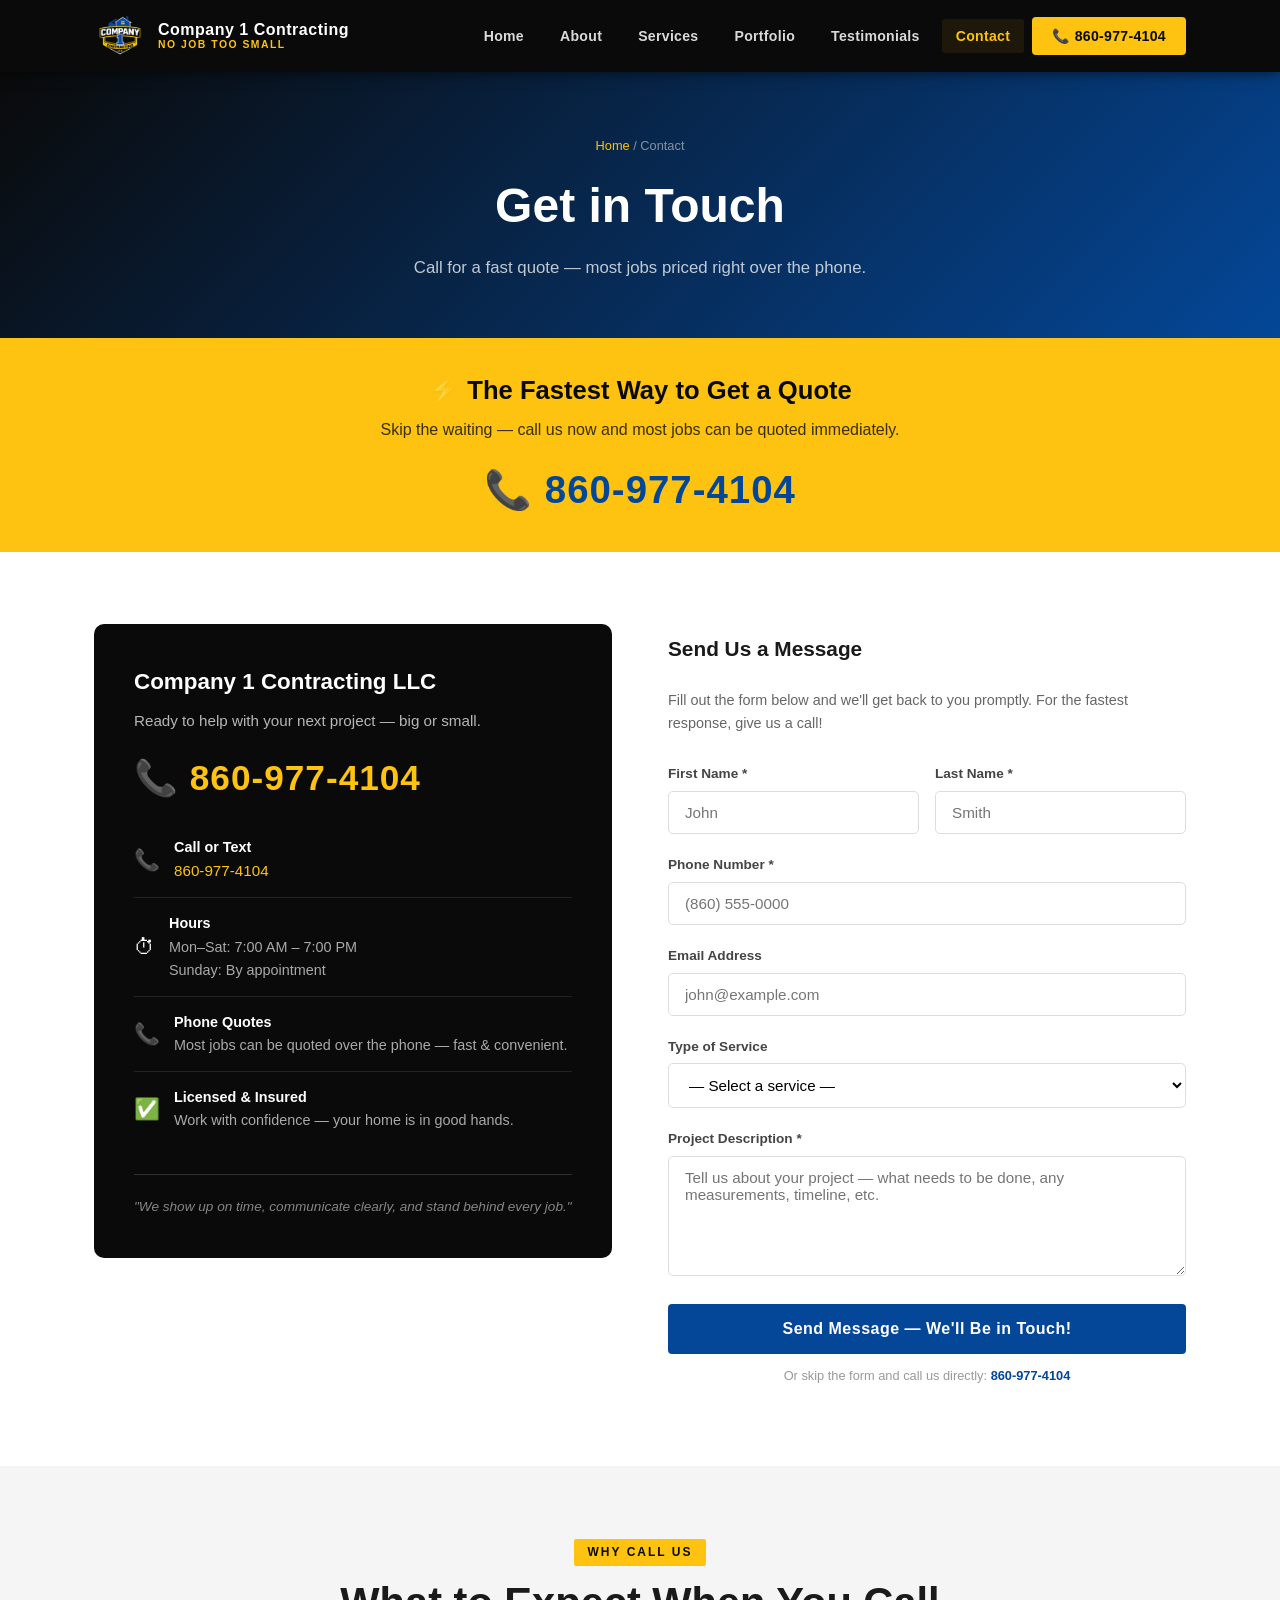
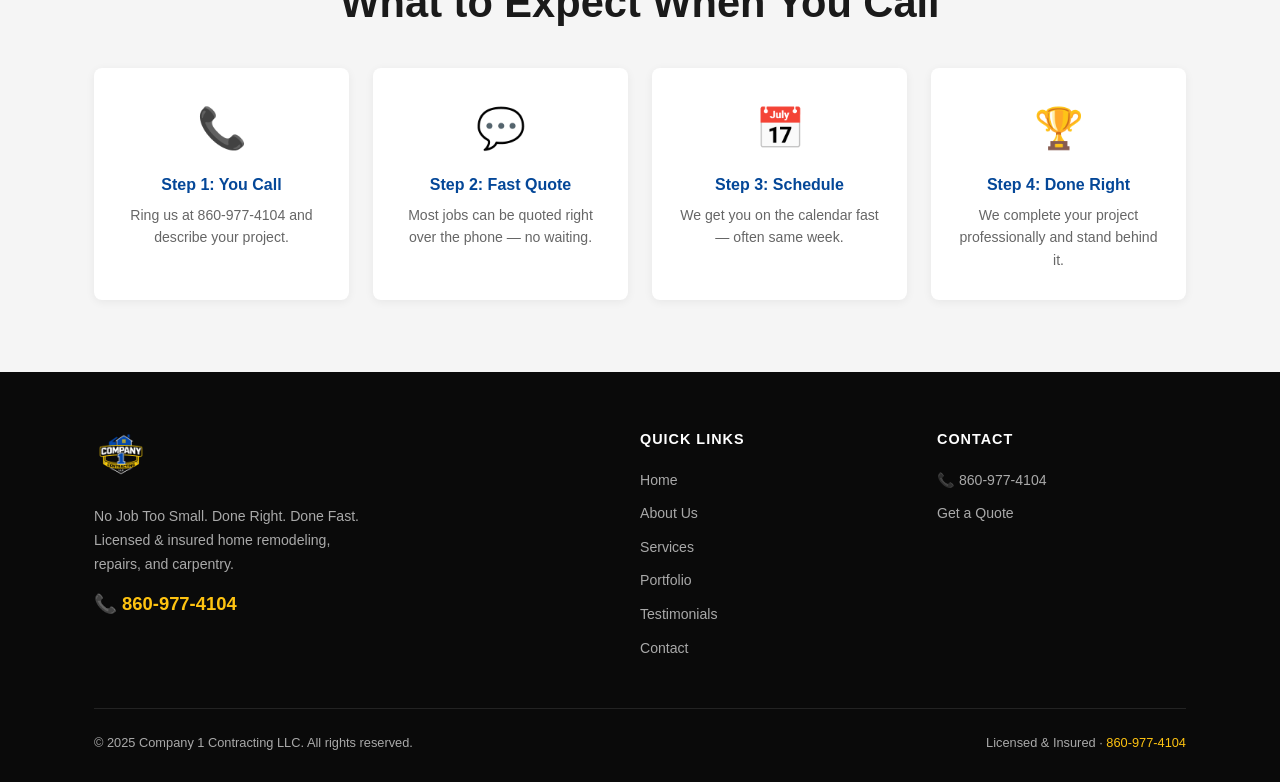
<file: company1-website/contact.html>
<!DOCTYPE html>
<html lang="en">
<head>
  <meta charset="UTF-8" />
  <meta name="viewport" content="width=device-width, initial-scale=1.0" />
  <title>Contact — Company 1 Contracting LLC</title>
  <meta name="description" content="Contact Company 1 Contracting at 860-977-4104 for fast quotes, quick scheduling, and reliable home improvement. No job too small.">
  <link rel="stylesheet" href="styles.css" />
</head>
<body>

<!-- ══════════════════════════════════════════ HEADER ══ -->
<header>
  <div class="container">
    <nav class="nav-inner">
      <a href="index.html" class="nav-logo">
        <img src="logo.png" alt="Company 1 Contracting LLC" />
        <div class="nav-logo-text">
          <span class="name">Company 1 Contracting</span>
          <span class="tag">No Job Too Small</span>
        </div>
      </a>
      <div class="nav-links" id="navLinks">
        <a href="index.html">Home</a>
        <a href="about.html">About</a>
        <a href="index.html#services">Services</a>
        <a href="portfolio.html">Portfolio</a>
        <a href="testimonials.html">Testimonials</a>
        <a href="contact.html" class="active">Contact</a>
        <a href="tel:8609774104" class="nav-cta">📞 860-977-4104</a>
      </div>
      <div class="hamburger" id="hamburger" onclick="toggleNav()">
        <span></span><span></span><span></span>
      </div>
    </nav>
  </div>
</header>

<!-- ══════════════════════════════════════════ PAGE HERO ══ -->
<section class="page-hero">
  <div class="container">
    <div class="breadcrumb"><a href="index.html">Home</a> / Contact</div>
    <h1>Get in Touch</h1>
    <p>Call for a fast quote — most jobs priced right over the phone.</p>
  </div>
</section>

<!-- ══════════════════════════════════════════ CALL FIRST ══ -->
<section style="background:var(--orange); padding:32px 0;">
  <div class="container text-center">
    <h2 style="font-size:1.6rem; font-weight:900; color:var(--black); margin-bottom:6px;">⚡ The Fastest Way to Get a Quote</h2>
    <p style="color:var(--black); opacity:.8; margin-bottom:16px;">Skip the waiting — call us now and most jobs can be quoted immediately.</p>
    <a href="tel:8609774104" style="font-size:2.4rem; font-weight:900; color:var(--blue); display:inline-block; letter-spacing:1px;">📞 860-977-4104</a>
  </div>
</section>

<!-- ══════════════════════════════════════════ CONTACT MAIN ══ -->
<section class="section">
  <div class="container">
    <div class="contact-grid">

      <!-- Info Block -->
      <div class="contact-info-block">
        <h3>Company 1 Contracting LLC</h3>
        <p style="margin-bottom:8px;">Ready to help with your next project — big or small.</p>
        <a href="tel:8609774104" class="big-phone">📞 860-977-4104</a>

        <div class="contact-detail">
          <span class="ci">📞</span>
          <div>
            <div style="font-weight:700;">Call or Text</div>
            <a href="tel:8609774104" style="color:var(--orange); font-size:.95rem;">860-977-4104</a>
          </div>
        </div>
        <div class="contact-detail">
          <span class="ci">⏱</span>
          <div>
            <div style="font-weight:700;">Hours</div>
            <div style="color:rgba(255,255,255,.65); font-size:.9rem;">Mon–Sat: 7:00 AM – 7:00 PM<br>Sunday: By appointment</div>
          </div>
        </div>
        <div class="contact-detail">
          <span class="ci">📞</span>
          <div>
            <div style="font-weight:700;">Phone Quotes</div>
            <div style="color:rgba(255,255,255,.65); font-size:.9rem;">Most jobs can be quoted over the phone — fast &amp; convenient.</div>
          </div>
        </div>
        <div class="contact-detail" style="border:none;">
          <span class="ci">✅</span>
          <div>
            <div style="font-weight:700;">Licensed &amp; Insured</div>
            <div style="color:rgba(255,255,255,.65); font-size:.9rem;">Work with confidence — your home is in good hands.</div>
          </div>
        </div>

        <div style="margin-top:28px; padding-top:20px; border-top:1px solid rgba(255,255,255,.15);">
          <p style="font-size:.85rem; color:rgba(255,255,255,.5); font-style:italic;">"We show up on time, communicate clearly, and stand behind every job."</p>
        </div>
      </div>

      <!-- Contact Form -->
      <div class="contact-form-wrap">
        <h3>Send Us a Message</h3>
        <p style="color:#666; font-size:.9rem; margin-bottom:28px;">Fill out the form below and we'll get back to you promptly. For the fastest response, give us a call!</p>

        <form onsubmit="handleSubmit(event)">
          <div style="display:grid; grid-template-columns:1fr 1fr; gap:16px;">
            <div class="form-group">
              <label for="fname">First Name *</label>
              <input type="text" id="fname" name="fname" placeholder="John" required />
            </div>
            <div class="form-group">
              <label for="lname">Last Name *</label>
              <input type="text" id="lname" name="lname" placeholder="Smith" required />
            </div>
          </div>

          <div class="form-group">
            <label for="phone">Phone Number *</label>
            <input type="tel" id="phone" name="phone" placeholder="(860) 555-0000" required />
          </div>

          <div class="form-group">
            <label for="email">Email Address</label>
            <input type="email" id="email" name="email" placeholder="john@example.com" />
          </div>

          <div class="form-group">
            <label for="service">Type of Service</label>
            <select id="service" name="service">
              <option value="">— Select a service —</option>
              <option>Home Remodeling</option>
              <option>Kitchen Renovation</option>
              <option>Bathroom Renovation</option>
              <option>Basement Finishing</option>
              <option>Home Repairs / Handyman</option>
              <option>Custom Carpentry</option>
              <option>Exterior Work / Siding</option>
              <option>Deck Building / Repair</option>
              <option>Painting (Interior or Exterior)</option>
              <option>Flooring Installation</option>
              <option>Other</option>
            </select>
          </div>

          <div class="form-group">
            <label for="message">Project Description *</label>
            <textarea id="message" name="message" placeholder="Tell us about your project — what needs to be done, any measurements, timeline, etc." required></textarea>
          </div>

          <button type="submit" class="btn btn-blue" style="width:100%; padding:16px; font-size:1rem;">
            Send Message — We'll Be in Touch!
          </button>

          <p style="font-size:.8rem; color:#999; margin-top:12px; text-align:center;">Or skip the form and call us directly: <a href="tel:8609774104" style="color:var(--blue); font-weight:700;">860-977-4104</a></p>
        </form>

        <div id="successMsg" style="display:none; background:#e8f5e9; border:1.5px solid #4caf50; border-radius:6px; padding:20px; margin-top:20px; text-align:center;">
          <div style="font-size:1.8rem; margin-bottom:8px;">✅</div>
          <strong>Message Sent!</strong><br>
          <span style="font-size:.9rem; color:#555;">Thank you — we'll be in touch soon. For faster response, call <a href="tel:8609774104">860-977-4104</a>.</span>
        </div>
      </div>

    </div>
  </div>
</section>

<!-- ══════════════════════════════════════════ QUICK REASONS ══ -->
<section class="section section-alt">
  <div class="container text-center">
    <span class="section-tag">Why Call Us</span>
    <h2 class="section-title">What to Expect When You Call</h2>
    <div style="display:grid; grid-template-columns:repeat(auto-fit,minmax(200px,1fr)); gap:24px; margin-top:40px; text-align:left;">
      <div style="background:#fff; padding:28px; border-radius:8px; text-align:center; box-shadow:0 2px 10px rgba(0,0,0,.06);">
        <div style="font-size:2.5rem; margin-bottom:12px;">📞</div>
        <h4 style="font-weight:800; margin-bottom:6px; color:var(--blue);">Step 1: You Call</h4>
        <p style="font-size:.88rem; color:#666;">Ring us at 860-977-4104 and describe your project.</p>
      </div>
      <div style="background:#fff; padding:28px; border-radius:8px; text-align:center; box-shadow:0 2px 10px rgba(0,0,0,.06);">
        <div style="font-size:2.5rem; margin-bottom:12px;">💬</div>
        <h4 style="font-weight:800; margin-bottom:6px; color:var(--blue);">Step 2: Fast Quote</h4>
        <p style="font-size:.88rem; color:#666;">Most jobs can be quoted right over the phone — no waiting.</p>
      </div>
      <div style="background:#fff; padding:28px; border-radius:8px; text-align:center; box-shadow:0 2px 10px rgba(0,0,0,.06);">
        <div style="font-size:2.5rem; margin-bottom:12px;">📅</div>
        <h4 style="font-weight:800; margin-bottom:6px; color:var(--blue);">Step 3: Schedule</h4>
        <p style="font-size:.88rem; color:#666;">We get you on the calendar fast — often same week.</p>
      </div>
      <div style="background:#fff; padding:28px; border-radius:8px; text-align:center; box-shadow:0 2px 10px rgba(0,0,0,.06);">
        <div style="font-size:2.5rem; margin-bottom:12px;">🏆</div>
        <h4 style="font-weight:800; margin-bottom:6px; color:var(--blue);">Step 4: Done Right</h4>
        <p style="font-size:.88rem; color:#666;">We complete your project professionally and stand behind it.</p>
      </div>
    </div>
  </div>
</section>

<!-- ══════════════════════════════════════════ FOOTER ══ -->
<footer>
  <div class="container">
    <div class="footer-grid">
      <div class="footer-brand">
        <img src="logo.png" alt="Company 1 Contracting LLC" />
        <p>No Job Too Small. Done Right. Done Fast. Licensed &amp; insured home remodeling, repairs, and carpentry.</p>
        <a href="tel:8609774104" class="footer-phone">📞 860-977-4104</a>
      </div>
      <div>
        <h4>Quick Links</h4>
        <ul>
          <li><a href="index.html">Home</a></li>
          <li><a href="about.html">About Us</a></li>
          <li><a href="index.html#services">Services</a></li>
          <li><a href="portfolio.html">Portfolio</a></li>
          <li><a href="testimonials.html">Testimonials</a></li>
          <li><a href="contact.html">Contact</a></li>
        </ul>
      </div>
      <div>
        <h4>Contact</h4>
        <ul>
          <li><a href="tel:8609774104">📞 860-977-4104</a></li>
          <li><a href="contact.html">Get a Quote</a></li>
        </ul>
      </div>
    </div>
    <div class="footer-bottom">
      <span>© 2025 Company 1 Contracting LLC. All rights reserved.</span>
      <span>Licensed &amp; Insured · <a href="tel:8609774104">860-977-4104</a></span>
    </div>
  </div>
</footer>

<script>
function toggleNav(){document.getElementById('navLinks').classList.toggle('open');}
function handleSubmit(e){
  e.preventDefault();
  document.getElementById('successMsg').style.display='block';
  e.target.reset();
  e.target.style.display='none';
}
</script>
<script defer src="https://cdn.vercel-insights.com/v1/script.js"></script>
</body>
</html>
</file>
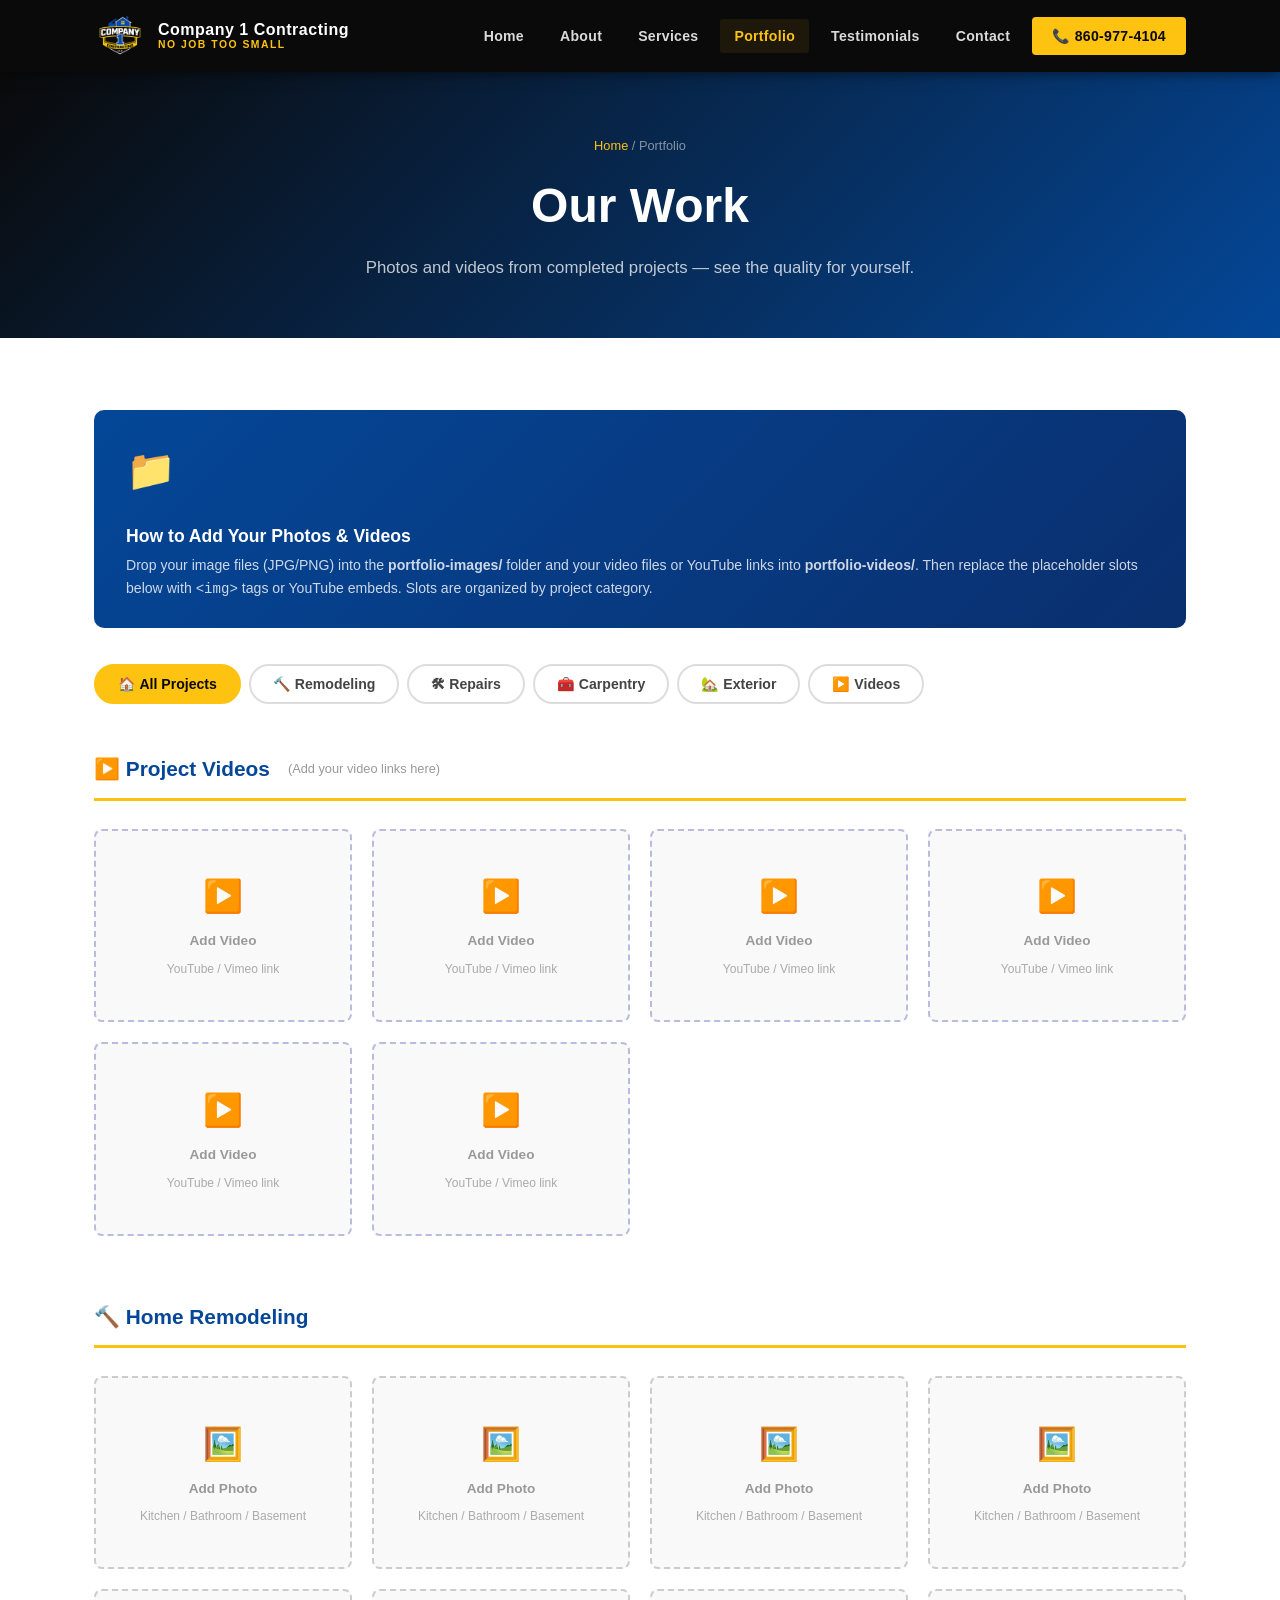
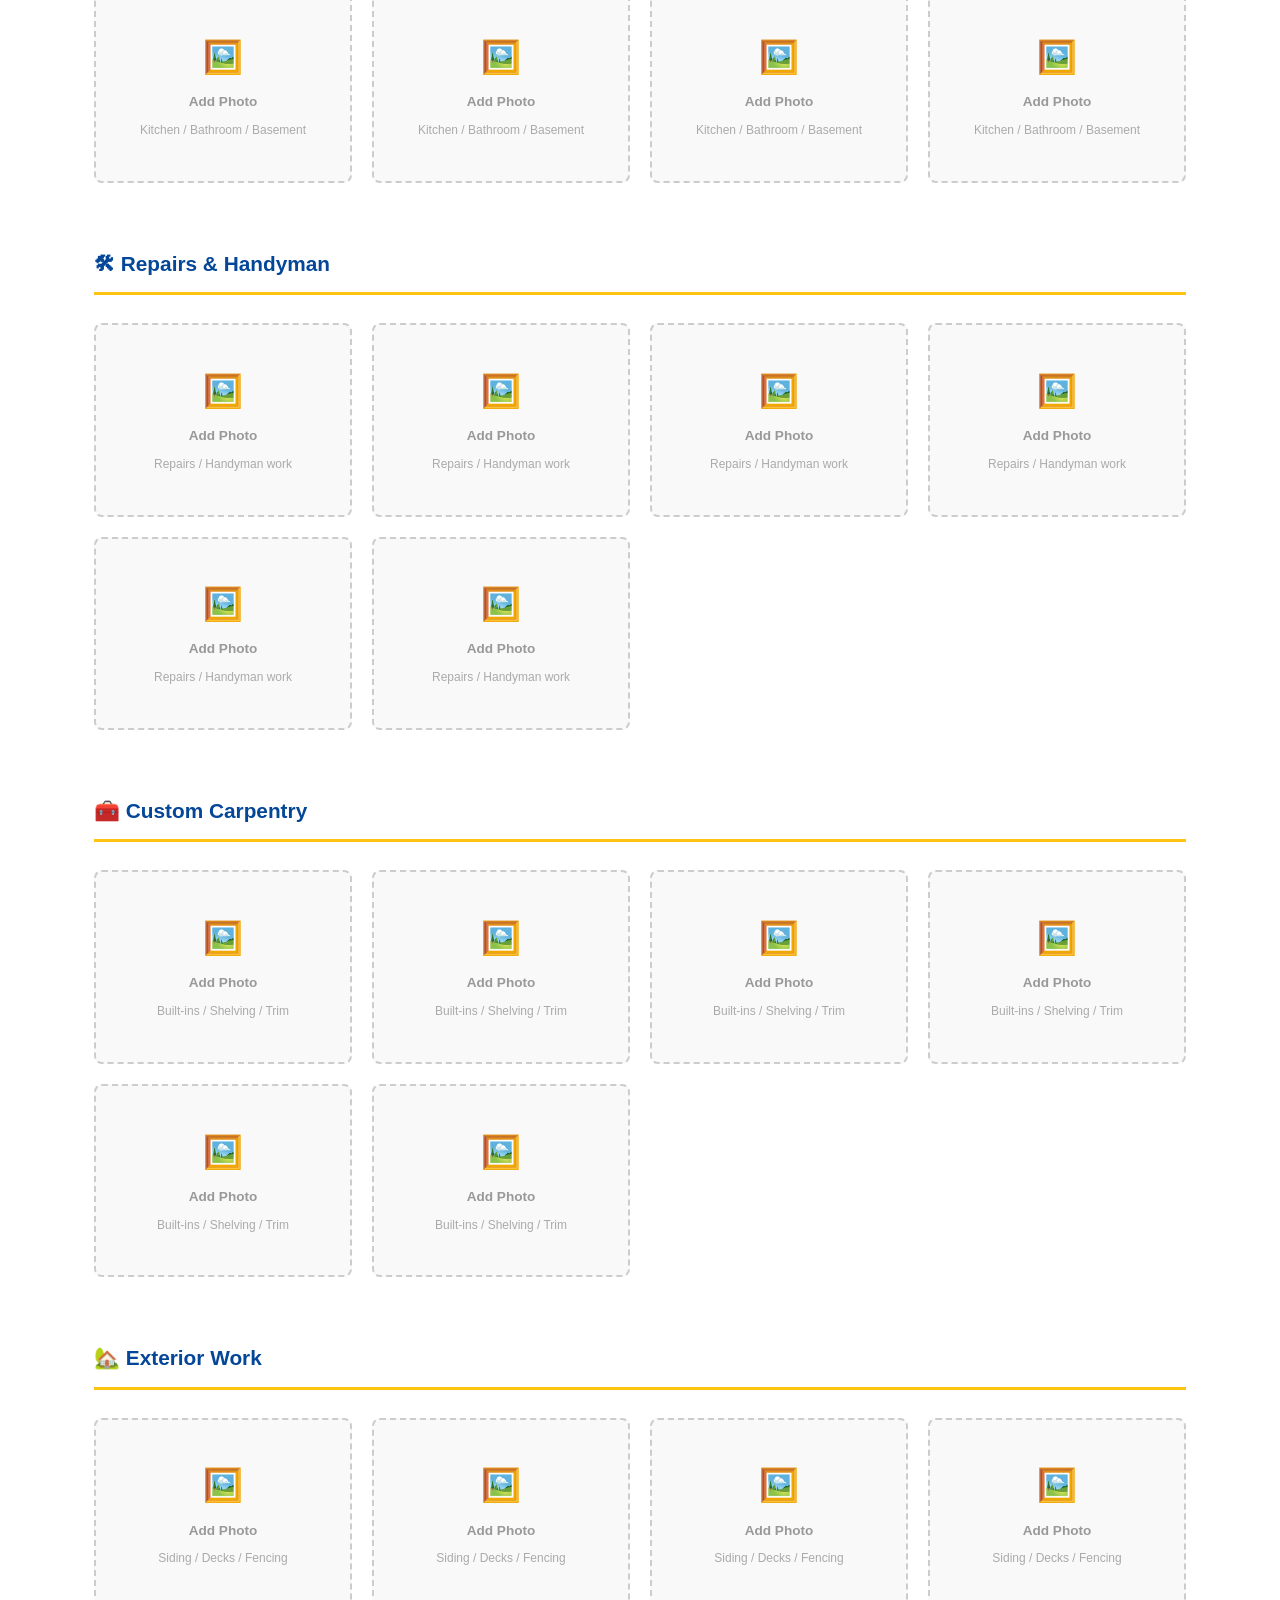
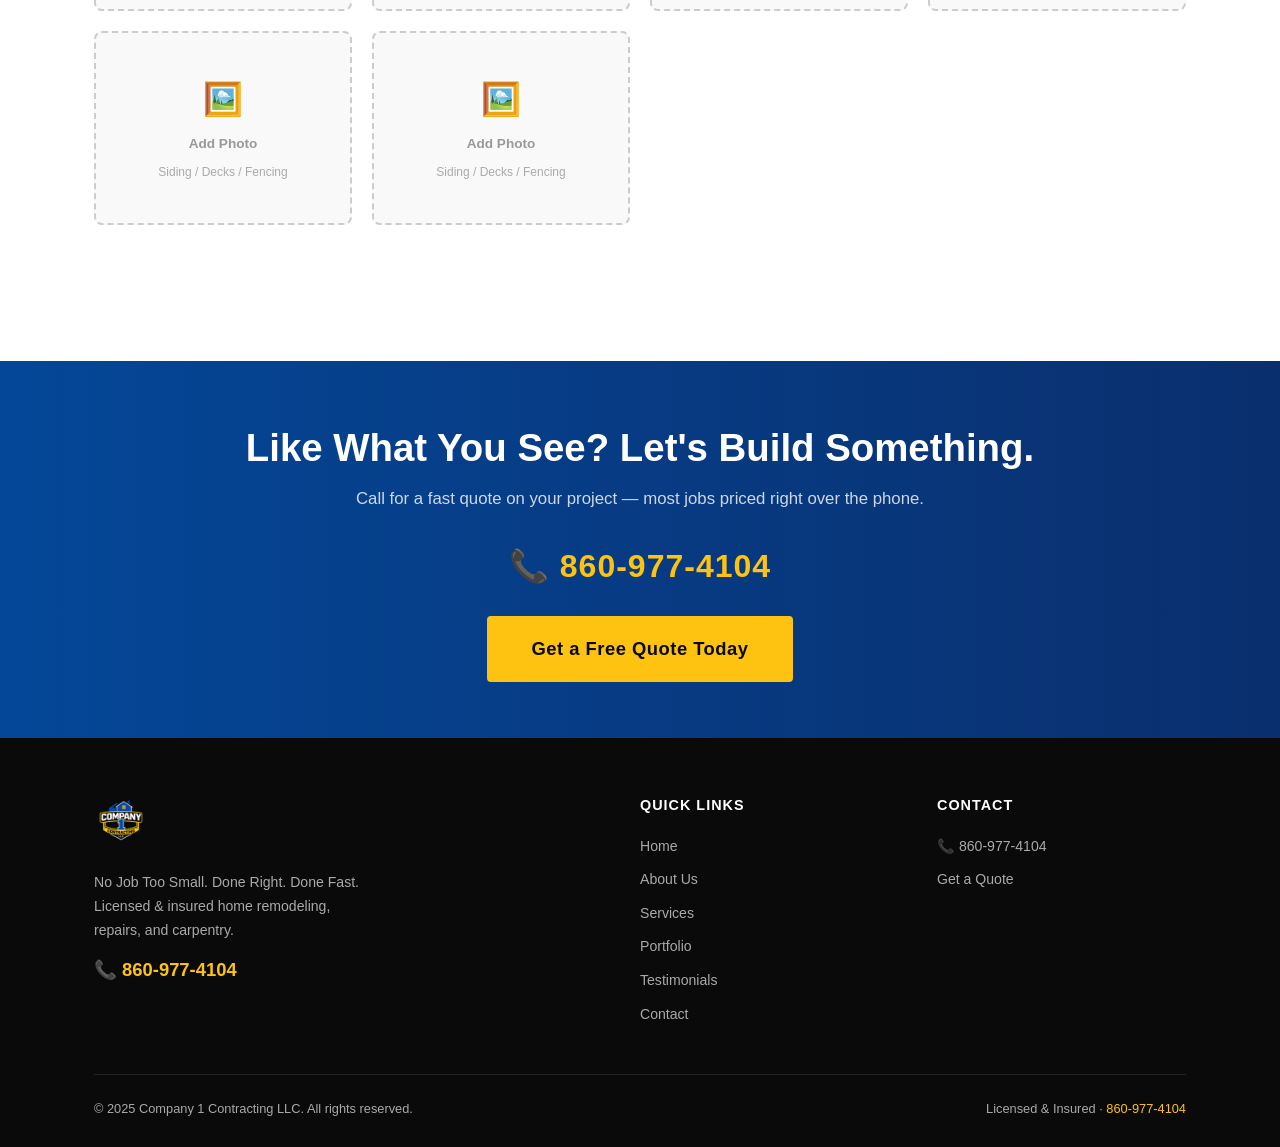
<file: company1-website/portfolio.html>
<!DOCTYPE html>
<html lang="en">
<head>
  <meta charset="UTF-8" />
  <meta name="viewport" content="width=device-width, initial-scale=1.0" />
  <title>Portfolio — Company 1 Contracting LLC</title>
  <meta name="description" content="Browse the project portfolio of Company 1 Contracting — photos and videos of our home remodeling, repairs, carpentry, and exterior work.">
  <link rel="stylesheet" href="styles.css" />
  <style>
    /* ── Portfolio-specific styles ── */
    .portfolio-tabs {
      display: flex;
      gap: 8px;
      flex-wrap: wrap;
      margin-bottom: 48px;
    }
    .tab-btn {
      padding: 10px 22px;
      border: 2px solid #ddd;
      border-radius: 25px;
      font-size: .88rem;
      font-weight: 700;
      cursor: pointer;
      background: #fff;
      color: #444;
      transition: all .15s;
    }
    .tab-btn:hover,
    .tab-btn.active {
      background: var(--blue);
      border-color: var(--blue);
      color: #fff;
    }
    .tab-btn.all.active { background: var(--orange); border-color: var(--orange); color: var(--black); }

    .portfolio-section { display: none; }
    .portfolio-section.visible { display: block; }

    .add-media-note {
      background: linear-gradient(135deg, var(--blue) 0%, #0a2f6e 100%);
      color: #fff;
      border-radius: 10px;
      padding: 28px 32px;
      margin-bottom: 36px;
      display: flex;
      align-items: center;
      gap: 20px;
      flex-wrap: wrap;
    }
    .add-media-note .icon { font-size: 2.5rem; flex-shrink: 0; }
    .add-media-note h4 { font-size: 1.1rem; font-weight: 800; margin-bottom: 4px; }
    .add-media-note p  { font-size: .88rem; opacity: .8; }

    /* Lightbox-style overlay */
    .lightbox {
      display: none;
      position: fixed; inset: 0;
      background: rgba(0,0,0,.9);
      z-index: 9999;
      align-items: center;
      justify-content: center;
      padding: 24px;
    }
    .lightbox.open { display: flex; }
    .lightbox-inner {
      background: var(--white);
      border-radius: 10px;
      max-width: 560px;
      width: 100%;
      padding: 40px;
      text-align: center;
      position: relative;
    }
    .lightbox-close {
      position: absolute; top: 14px; right: 18px;
      font-size: 1.4rem; cursor: pointer; opacity: .5;
    }
    .lightbox-close:hover { opacity: 1; }
    .lightbox-inner h3 { font-size: 1.3rem; font-weight: 800; margin-bottom: 12px; color: var(--blue); }
    .lightbox-inner p { font-size: .92rem; color: #666; margin-bottom: 20px; line-height: 1.7; }
    .lightbox-inner input {
      width: 100%; padding: 12px 16px;
      border: 1.5px solid #ddd; border-radius: 5px;
      font-size: .95rem; margin-bottom: 12px;
    }
    .lightbox-inner input:focus { outline: none; border-color: var(--blue); }

    .slot-number {
      position: absolute;
      top: 10px; left: 12px;
      font-size: .7rem;
      font-weight: 800;
      color: #bbb;
    }
  </style>
</head>
<body>

<!-- ══════════════════════════════════════════ HEADER ══ -->
<header>
  <div class="container">
    <nav class="nav-inner">
      <a href="index.html" class="nav-logo">
        <img src="logo.png" alt="Company 1 Contracting LLC" />
        <div class="nav-logo-text">
          <span class="name">Company 1 Contracting</span>
          <span class="tag">No Job Too Small</span>
        </div>
      </a>
      <div class="nav-links" id="navLinks">
        <a href="index.html">Home</a>
        <a href="about.html">About</a>
        <a href="index.html#services">Services</a>
        <a href="portfolio.html" class="active">Portfolio</a>
        <a href="testimonials.html">Testimonials</a>
        <a href="contact.html">Contact</a>
        <a href="tel:8609774104" class="nav-cta">📞 860-977-4104</a>
      </div>
      <div class="hamburger" id="hamburger" onclick="toggleNav()">
        <span></span><span></span><span></span>
      </div>
    </nav>
  </div>
</header>

<!-- ══════════════════════════════════════════ PAGE HERO ══ -->
<section class="page-hero">
  <div class="container">
    <div class="breadcrumb"><a href="index.html">Home</a> / Portfolio</div>
    <h1>Our Work</h1>
    <p>Photos and videos from completed projects — see the quality for yourself.</p>
  </div>
</section>

<!-- ══════════════════════════════════════════ PORTFOLIO BODY ══ -->
<section class="section">
  <div class="container">

    <!-- How to add media note -->
    <div class="add-media-note">
      <div class="icon">📁</div>
      <div>
        <h4>How to Add Your Photos &amp; Videos</h4>
        <p>Drop your image files (JPG/PNG) into the <strong>portfolio-images/</strong> folder and your video files or YouTube links into <strong>portfolio-videos/</strong>. Then replace the placeholder slots below with <code>&lt;img&gt;</code> tags or YouTube embeds. Slots are organized by project category.</p>
      </div>
    </div>

    <!-- Tabs -->
    <div class="portfolio-tabs">
      <button class="tab-btn all active" onclick="showTab('all', this)">🏠 All Projects</button>
      <button class="tab-btn" onclick="showTab('remodeling', this)">🔨 Remodeling</button>
      <button class="tab-btn" onclick="showTab('repairs', this)">🛠 Repairs</button>
      <button class="tab-btn" onclick="showTab('carpentry', this)">🧰 Carpentry</button>
      <button class="tab-btn" onclick="showTab('exterior', this)">🏡 Exterior</button>
      <button class="tab-btn" onclick="showTab('videos', this)">▶️ Videos</button>
    </div>

    <!-- ─── ALL / REMODELING ─── -->
    <div class="portfolio-section visible" id="tab-all">

      <!-- VIDEOS SECTION -->
      <div class="portfolio-category">
        <h3>▶️ Project Videos <span style="font-size:.8rem; font-weight:500; color:#999; margin-left:8px;">(Add your video links here)</span></h3>
        <div class="media-grid">
          <div class="media-slot video-slot" onclick="openLightbox('video')">
            <span class="slot-number">V-01</span>
            <div class="slot-icon">▶️</div>
            <div class="slot-label">Add Video</div>
            <div class="slot-sub">YouTube / Vimeo link</div>
          </div>
          <div class="media-slot video-slot" onclick="openLightbox('video')">
            <span class="slot-number">V-02</span>
            <div class="slot-icon">▶️</div>
            <div class="slot-label">Add Video</div>
            <div class="slot-sub">YouTube / Vimeo link</div>
          </div>
          <div class="media-slot video-slot" onclick="openLightbox('video')">
            <span class="slot-number">V-03</span>
            <div class="slot-icon">▶️</div>
            <div class="slot-label">Add Video</div>
            <div class="slot-sub">YouTube / Vimeo link</div>
          </div>
          <div class="media-slot video-slot" onclick="openLightbox('video')">
            <span class="slot-number">V-04</span>
            <div class="slot-icon">▶️</div>
            <div class="slot-label">Add Video</div>
            <div class="slot-sub">YouTube / Vimeo link</div>
          </div>
          <div class="media-slot video-slot" onclick="openLightbox('video')">
            <span class="slot-number">V-05</span>
            <div class="slot-icon">▶️</div>
            <div class="slot-label">Add Video</div>
            <div class="slot-sub">YouTube / Vimeo link</div>
          </div>
          <div class="media-slot video-slot" onclick="openLightbox('video')">
            <span class="slot-number">V-06</span>
            <div class="slot-icon">▶️</div>
            <div class="slot-label">Add Video</div>
            <div class="slot-sub">YouTube / Vimeo link</div>
          </div>
        </div>
      </div>

      <!-- REMODELING PHOTOS -->
      <div class="portfolio-category" data-category="remodeling">
        <h3>🔨 Home Remodeling</h3>
        <div class="media-grid">
          <div class="media-slot" onclick="openLightbox('photo')"><span class="slot-number">R-01</span><div class="slot-icon">🖼️</div><div class="slot-label">Add Photo</div><div class="slot-sub">Kitchen / Bathroom / Basement</div></div>
          <div class="media-slot" onclick="openLightbox('photo')"><span class="slot-number">R-02</span><div class="slot-icon">🖼️</div><div class="slot-label">Add Photo</div><div class="slot-sub">Kitchen / Bathroom / Basement</div></div>
          <div class="media-slot" onclick="openLightbox('photo')"><span class="slot-number">R-03</span><div class="slot-icon">🖼️</div><div class="slot-label">Add Photo</div><div class="slot-sub">Kitchen / Bathroom / Basement</div></div>
          <div class="media-slot" onclick="openLightbox('photo')"><span class="slot-number">R-04</span><div class="slot-icon">🖼️</div><div class="slot-label">Add Photo</div><div class="slot-sub">Kitchen / Bathroom / Basement</div></div>
          <div class="media-slot" onclick="openLightbox('photo')"><span class="slot-number">R-05</span><div class="slot-icon">🖼️</div><div class="slot-label">Add Photo</div><div class="slot-sub">Kitchen / Bathroom / Basement</div></div>
          <div class="media-slot" onclick="openLightbox('photo')"><span class="slot-number">R-06</span><div class="slot-icon">🖼️</div><div class="slot-label">Add Photo</div><div class="slot-sub">Kitchen / Bathroom / Basement</div></div>
          <div class="media-slot" onclick="openLightbox('photo')"><span class="slot-number">R-07</span><div class="slot-icon">🖼️</div><div class="slot-label">Add Photo</div><div class="slot-sub">Kitchen / Bathroom / Basement</div></div>
          <div class="media-slot" onclick="openLightbox('photo')"><span class="slot-number">R-08</span><div class="slot-icon">🖼️</div><div class="slot-label">Add Photo</div><div class="slot-sub">Kitchen / Bathroom / Basement</div></div>
        </div>
      </div>

      <!-- REPAIRS PHOTOS -->
      <div class="portfolio-category" data-category="repairs">
        <h3>🛠 Repairs &amp; Handyman</h3>
        <div class="media-grid">
          <div class="media-slot" onclick="openLightbox('photo')"><span class="slot-number">P-01</span><div class="slot-icon">🖼️</div><div class="slot-label">Add Photo</div><div class="slot-sub">Repairs / Handyman work</div></div>
          <div class="media-slot" onclick="openLightbox('photo')"><span class="slot-number">P-02</span><div class="slot-icon">🖼️</div><div class="slot-label">Add Photo</div><div class="slot-sub">Repairs / Handyman work</div></div>
          <div class="media-slot" onclick="openLightbox('photo')"><span class="slot-number">P-03</span><div class="slot-icon">🖼️</div><div class="slot-label">Add Photo</div><div class="slot-sub">Repairs / Handyman work</div></div>
          <div class="media-slot" onclick="openLightbox('photo')"><span class="slot-number">P-04</span><div class="slot-icon">🖼️</div><div class="slot-label">Add Photo</div><div class="slot-sub">Repairs / Handyman work</div></div>
          <div class="media-slot" onclick="openLightbox('photo')"><span class="slot-number">P-05</span><div class="slot-icon">🖼️</div><div class="slot-label">Add Photo</div><div class="slot-sub">Repairs / Handyman work</div></div>
          <div class="media-slot" onclick="openLightbox('photo')"><span class="slot-number">P-06</span><div class="slot-icon">🖼️</div><div class="slot-label">Add Photo</div><div class="slot-sub">Repairs / Handyman work</div></div>
        </div>
      </div>

      <!-- CARPENTRY PHOTOS -->
      <div class="portfolio-category" data-category="carpentry">
        <h3>🧰 Custom Carpentry</h3>
        <div class="media-grid">
          <div class="media-slot" onclick="openLightbox('photo')"><span class="slot-number">C-01</span><div class="slot-icon">🖼️</div><div class="slot-label">Add Photo</div><div class="slot-sub">Built-ins / Shelving / Trim</div></div>
          <div class="media-slot" onclick="openLightbox('photo')"><span class="slot-number">C-02</span><div class="slot-icon">🖼️</div><div class="slot-label">Add Photo</div><div class="slot-sub">Built-ins / Shelving / Trim</div></div>
          <div class="media-slot" onclick="openLightbox('photo')"><span class="slot-number">C-03</span><div class="slot-icon">🖼️</div><div class="slot-label">Add Photo</div><div class="slot-sub">Built-ins / Shelving / Trim</div></div>
          <div class="media-slot" onclick="openLightbox('photo')"><span class="slot-number">C-04</span><div class="slot-icon">🖼️</div><div class="slot-label">Add Photo</div><div class="slot-sub">Built-ins / Shelving / Trim</div></div>
          <div class="media-slot" onclick="openLightbox('photo')"><span class="slot-number">C-05</span><div class="slot-icon">🖼️</div><div class="slot-label">Add Photo</div><div class="slot-sub">Built-ins / Shelving / Trim</div></div>
          <div class="media-slot" onclick="openLightbox('photo')"><span class="slot-number">C-06</span><div class="slot-icon">🖼️</div><div class="slot-label">Add Photo</div><div class="slot-sub">Built-ins / Shelving / Trim</div></div>
        </div>
      </div>

      <!-- EXTERIOR PHOTOS -->
      <div class="portfolio-category" data-category="exterior">
        <h3>🏡 Exterior Work</h3>
        <div class="media-grid">
          <div class="media-slot" onclick="openLightbox('photo')"><span class="slot-number">E-01</span><div class="slot-icon">🖼️</div><div class="slot-label">Add Photo</div><div class="slot-sub">Siding / Decks / Fencing</div></div>
          <div class="media-slot" onclick="openLightbox('photo')"><span class="slot-number">E-02</span><div class="slot-icon">🖼️</div><div class="slot-label">Add Photo</div><div class="slot-sub">Siding / Decks / Fencing</div></div>
          <div class="media-slot" onclick="openLightbox('photo')"><span class="slot-number">E-03</span><div class="slot-icon">🖼️</div><div class="slot-label">Add Photo</div><div class="slot-sub">Siding / Decks / Fencing</div></div>
          <div class="media-slot" onclick="openLightbox('photo')"><span class="slot-number">E-04</span><div class="slot-icon">🖼️</div><div class="slot-label">Add Photo</div><div class="slot-sub">Siding / Decks / Fencing</div></div>
          <div class="media-slot" onclick="openLightbox('photo')"><span class="slot-number">E-05</span><div class="slot-icon">🖼️</div><div class="slot-label">Add Photo</div><div class="slot-sub">Siding / Decks / Fencing</div></div>
          <div class="media-slot" onclick="openLightbox('photo')"><span class="slot-number">E-06</span><div class="slot-icon">🖼️</div><div class="slot-label">Add Photo</div><div class="slot-sub">Siding / Decks / Fencing</div></div>
        </div>
      </div>

    </div><!-- end #tab-all -->

    <!-- ─── VIDEOS ONLY TAB ─── -->
    <div class="portfolio-section" id="tab-videos">
      <div class="portfolio-category">
        <h3>▶️ All Project Videos</h3>
        <div class="media-grid">
          <div class="media-slot video-slot" onclick="openLightbox('video')"><span class="slot-number">V-01</span><div class="slot-icon">▶️</div><div class="slot-label">Add Video</div><div class="slot-sub">YouTube / Vimeo link</div></div>
          <div class="media-slot video-slot" onclick="openLightbox('video')"><span class="slot-number">V-02</span><div class="slot-icon">▶️</div><div class="slot-label">Add Video</div><div class="slot-sub">YouTube / Vimeo link</div></div>
          <div class="media-slot video-slot" onclick="openLightbox('video')"><span class="slot-number">V-03</span><div class="slot-icon">▶️</div><div class="slot-label">Add Video</div><div class="slot-sub">YouTube / Vimeo link</div></div>
          <div class="media-slot video-slot" onclick="openLightbox('video')"><span class="slot-number">V-04</span><div class="slot-icon">▶️</div><div class="slot-label">Add Video</div><div class="slot-sub">YouTube / Vimeo link</div></div>
          <div class="media-slot video-slot" onclick="openLightbox('video')"><span class="slot-number">V-05</span><div class="slot-icon">▶️</div><div class="slot-label">Add Video</div><div class="slot-sub">YouTube / Vimeo link</div></div>
          <div class="media-slot video-slot" onclick="openLightbox('video')"><span class="slot-number">V-06</span><div class="slot-icon">▶️</div><div class="slot-label">Add Video</div><div class="slot-sub">YouTube / Vimeo link</div></div>
          <div class="media-slot video-slot" onclick="openLightbox('video')"><span class="slot-number">V-07</span><div class="slot-icon">▶️</div><div class="slot-label">Add Video</div><div class="slot-sub">YouTube / Vimeo link</div></div>
          <div class="media-slot video-slot" onclick="openLightbox('video')"><span class="slot-number">V-08</span><div class="slot-icon">▶️</div><div class="slot-label">Add Video</div><div class="slot-sub">YouTube / Vimeo link</div></div>
          <div class="media-slot video-slot" onclick="openLightbox('video')"><span class="slot-number">V-09</span><div class="slot-icon">▶️</div><div class="slot-label">Add Video</div><div class="slot-sub">YouTube / Vimeo link</div></div>
          <div class="media-slot video-slot" onclick="openLightbox('video')"><span class="slot-number">V-10</span><div class="slot-icon">▶️</div><div class="slot-label">Add Video</div><div class="slot-sub">YouTube / Vimeo link</div></div>
          <div class="media-slot video-slot" onclick="openLightbox('video')"><span class="slot-number">V-11</span><div class="slot-icon">▶️</div><div class="slot-label">Add Video</div><div class="slot-sub">YouTube / Vimeo link</div></div>
          <div class="media-slot video-slot" onclick="openLightbox('video')"><span class="slot-number">V-12</span><div class="slot-icon">▶️</div><div class="slot-label">Add Video</div><div class="slot-sub">YouTube / Vimeo link</div></div>
        </div>
      </div>
    </div>

    <!-- ─── CATEGORY-FILTERED TABS ─── -->
    <div class="portfolio-section" id="tab-remodeling">
      <div class="portfolio-category">
        <h3>🔨 Home Remodeling Projects</h3>
        <div class="media-grid">
          <div class="media-slot" onclick="openLightbox('photo')"><span class="slot-number">R-01</span><div class="slot-icon">🖼️</div><div class="slot-label">Add Photo</div><div class="slot-sub">Remodeling project</div></div>
          <div class="media-slot" onclick="openLightbox('photo')"><span class="slot-number">R-02</span><div class="slot-icon">🖼️</div><div class="slot-label">Add Photo</div><div class="slot-sub">Remodeling project</div></div>
          <div class="media-slot" onclick="openLightbox('photo')"><span class="slot-number">R-03</span><div class="slot-icon">🖼️</div><div class="slot-label">Add Photo</div><div class="slot-sub">Remodeling project</div></div>
          <div class="media-slot" onclick="openLightbox('photo')"><span class="slot-number">R-04</span><div class="slot-icon">🖼️</div><div class="slot-label">Add Photo</div><div class="slot-sub">Remodeling project</div></div>
          <div class="media-slot" onclick="openLightbox('photo')"><span class="slot-number">R-05</span><div class="slot-icon">🖼️</div><div class="slot-label">Add Photo</div><div class="slot-sub">Remodeling project</div></div>
          <div class="media-slot" onclick="openLightbox('photo')"><span class="slot-number">R-06</span><div class="slot-icon">🖼️</div><div class="slot-label">Add Photo</div><div class="slot-sub">Remodeling project</div></div>
          <div class="media-slot" onclick="openLightbox('photo')"><span class="slot-number">R-07</span><div class="slot-icon">🖼️</div><div class="slot-label">Add Photo</div><div class="slot-sub">Remodeling project</div></div>
          <div class="media-slot" onclick="openLightbox('photo')"><span class="slot-number">R-08</span><div class="slot-icon">🖼️</div><div class="slot-label">Add Photo</div><div class="slot-sub">Remodeling project</div></div>
        </div>
      </div>
    </div>

    <div class="portfolio-section" id="tab-repairs">
      <div class="portfolio-category">
        <h3>🛠 Repairs &amp; Handyman</h3>
        <div class="media-grid">
          <div class="media-slot" onclick="openLightbox('photo')"><span class="slot-number">P-01</span><div class="slot-icon">🖼️</div><div class="slot-label">Add Photo</div><div class="slot-sub">Repair / Handyman</div></div>
          <div class="media-slot" onclick="openLightbox('photo')"><span class="slot-number">P-02</span><div class="slot-icon">🖼️</div><div class="slot-label">Add Photo</div><div class="slot-sub">Repair / Handyman</div></div>
          <div class="media-slot" onclick="openLightbox('photo')"><span class="slot-number">P-03</span><div class="slot-icon">🖼️</div><div class="slot-label">Add Photo</div><div class="slot-sub">Repair / Handyman</div></div>
          <div class="media-slot" onclick="openLightbox('photo')"><span class="slot-number">P-04</span><div class="slot-icon">🖼️</div><div class="slot-label">Add Photo</div><div class="slot-sub">Repair / Handyman</div></div>
          <div class="media-slot" onclick="openLightbox('photo')"><span class="slot-number">P-05</span><div class="slot-icon">🖼️</div><div class="slot-label">Add Photo</div><div class="slot-sub">Repair / Handyman</div></div>
          <div class="media-slot" onclick="openLightbox('photo')"><span class="slot-number">P-06</span><div class="slot-icon">🖼️</div><div class="slot-label">Add Photo</div><div class="slot-sub">Repair / Handyman</div></div>
        </div>
      </div>
    </div>

    <div class="portfolio-section" id="tab-carpentry">
      <div class="portfolio-category">
        <h3>🧰 Custom Carpentry</h3>
        <div class="media-grid">
          <div class="media-slot" onclick="openLightbox('photo')"><span class="slot-number">C-01</span><div class="slot-icon">🖼️</div><div class="slot-label">Add Photo</div><div class="slot-sub">Carpentry work</div></div>
          <div class="media-slot" onclick="openLightbox('photo')"><span class="slot-number">C-02</span><div class="slot-icon">🖼️</div><div class="slot-label">Add Photo</div><div class="slot-sub">Carpentry work</div></div>
          <div class="media-slot" onclick="openLightbox('photo')"><span class="slot-number">C-03</span><div class="slot-icon">🖼️</div><div class="slot-label">Add Photo</div><div class="slot-sub">Carpentry work</div></div>
          <div class="media-slot" onclick="openLightbox('photo')"><span class="slot-number">C-04</span><div class="slot-icon">🖼️</div><div class="slot-label">Add Photo</div><div class="slot-sub">Carpentry work</div></div>
          <div class="media-slot" onclick="openLightbox('photo')"><span class="slot-number">C-05</span><div class="slot-icon">🖼️</div><div class="slot-label">Add Photo</div><div class="slot-sub">Carpentry work</div></div>
          <div class="media-slot" onclick="openLightbox('photo')"><span class="slot-number">C-06</span><div class="slot-icon">🖼️</div><div class="slot-label">Add Photo</div><div class="slot-sub">Carpentry work</div></div>
        </div>
      </div>
    </div>

    <div class="portfolio-section" id="tab-exterior">
      <div class="portfolio-category">
        <h3>🏡 Exterior Work</h3>
        <div class="media-grid">
          <div class="media-slot" onclick="openLightbox('photo')"><span class="slot-number">E-01</span><div class="slot-icon">🖼️</div><div class="slot-label">Add Photo</div><div class="slot-sub">Exterior / Deck / Siding</div></div>
          <div class="media-slot" onclick="openLightbox('photo')"><span class="slot-number">E-02</span><div class="slot-icon">🖼️</div><div class="slot-label">Add Photo</div><div class="slot-sub">Exterior / Deck / Siding</div></div>
          <div class="media-slot" onclick="openLightbox('photo')"><span class="slot-number">E-03</span><div class="slot-icon">🖼️</div><div class="slot-label">Add Photo</div><div class="slot-sub">Exterior / Deck / Siding</div></div>
          <div class="media-slot" onclick="openLightbox('photo')"><span class="slot-number">E-04</span><div class="slot-icon">🖼️</div><div class="slot-label">Add Photo</div><div class="slot-sub">Exterior / Deck / Siding</div></div>
          <div class="media-slot" onclick="openLightbox('photo')"><span class="slot-number">E-05</span><div class="slot-icon">🖼️</div><div class="slot-label">Add Photo</div><div class="slot-sub">Exterior / Deck / Siding</div></div>
          <div class="media-slot" onclick="openLightbox('photo')"><span class="slot-number">E-06</span><div class="slot-icon">🖼️</div><div class="slot-label">Add Photo</div><div class="slot-sub">Exterior / Deck / Siding</div></div>
        </div>
      </div>
    </div>

  </div>
</section>

<!-- ══════════════════════════════════════════ LIGHTBOX ══ -->
<div class="lightbox" id="lightbox" onclick="if(event.target===this)closeLightbox()">
  <div class="lightbox-inner">
    <span class="lightbox-close" onclick="closeLightbox()">✕</span>
    <div id="lbPhotoContent">
      <h3>📸 Add a Project Photo</h3>
      <p>To add a photo here, place your image file in the <strong>portfolio-images/</strong> folder inside the website directory, then replace the <code>.media-slot</code> element in the HTML with an <code>&lt;img&gt;</code> tag pointing to your file.</p>
      <p style="background:#f5f5f5; padding:12px; border-radius:5px; font-family:monospace; font-size:.82rem; text-align:left;">&lt;img src="portfolio-images/your-photo.jpg"<br>&nbsp;&nbsp;&nbsp;&nbsp; alt="Project description"<br>&nbsp;&nbsp;&nbsp;&nbsp; style="width:100%; height:100%; object-fit:cover; border-radius:8px;" /&gt;</p>
      <button class="btn btn-blue" onclick="closeLightbox()" style="margin-top:16px;">Got It</button>
    </div>
    <div id="lbVideoContent" style="display:none;">
      <h3>▶️ Add a Project Video</h3>
      <p>To add a YouTube or Vimeo video, replace the <code>.video-slot</code> element with an iframe embed code from YouTube/Vimeo. Your video will appear directly in the grid.</p>
      <p style="background:#f5f5f5; padding:12px; border-radius:5px; font-family:monospace; font-size:.82rem; text-align:left;">&lt;iframe width="100%" height="100%"<br>&nbsp;&nbsp;src="https://www.youtube.com/embed/VIDEO_ID"<br>&nbsp;&nbsp;frameborder="0" allowfullscreen&gt;&lt;/iframe&gt;</p>
      <button class="btn btn-blue" onclick="closeLightbox()" style="margin-top:16px;">Got It</button>
    </div>
  </div>
</div>

<!-- ══════════════════════════════════════════ CTA ══ -->
<section class="cta-banner">
  <div class="container">
    <h2>Like What You See? Let's Build Something.</h2>
    <p>Call for a fast quote on your project — most jobs priced right over the phone.</p>
    <a href="tel:8609774104" class="cta-phone">📞 860-977-4104</a>
    <br>
    <a href="contact.html" class="btn btn-orange btn-lg">Get a Free Quote Today</a>
  </div>
</section>

<!-- ══════════════════════════════════════════ FOOTER ══ -->
<footer>
  <div class="container">
    <div class="footer-grid">
      <div class="footer-brand">
        <img src="logo.png" alt="Company 1 Contracting LLC" />
        <p>No Job Too Small. Done Right. Done Fast. Licensed &amp; insured home remodeling, repairs, and carpentry.</p>
        <a href="tel:8609774104" class="footer-phone">📞 860-977-4104</a>
      </div>
      <div>
        <h4>Quick Links</h4>
        <ul>
          <li><a href="index.html">Home</a></li>
          <li><a href="about.html">About Us</a></li>
          <li><a href="index.html#services">Services</a></li>
          <li><a href="portfolio.html">Portfolio</a></li>
          <li><a href="testimonials.html">Testimonials</a></li>
          <li><a href="contact.html">Contact</a></li>
        </ul>
      </div>
      <div>
        <h4>Contact</h4>
        <ul>
          <li><a href="tel:8609774104">📞 860-977-4104</a></li>
          <li><a href="contact.html">Get a Quote</a></li>
        </ul>
      </div>
    </div>
    <div class="footer-bottom">
      <span>© 2025 Company 1 Contracting LLC. All rights reserved.</span>
      <span>Licensed &amp; Insured · <a href="tel:8609774104">860-977-4104</a></span>
    </div>
  </div>
</footer>

<script>
function toggleNav(){document.getElementById('navLinks').classList.toggle('open');}

function showTab(tab, btn) {
  document.querySelectorAll('.portfolio-section').forEach(s => s.classList.remove('visible'));
  document.querySelectorAll('.tab-btn').forEach(b => b.classList.remove('active'));
  document.getElementById('tab-' + tab).classList.add('visible');
  btn.classList.add('active');
}

function openLightbox(type) {
  document.getElementById('lbPhotoContent').style.display = type === 'photo' ? 'block' : 'none';
  document.getElementById('lbVideoContent').style.display = type === 'video' ? 'block' : 'none';
  document.getElementById('lightbox').classList.add('open');
}

function closeLightbox() {
  document.getElementById('lightbox').classList.remove('open');
}

document.addEventListener('keydown', function(e){ if(e.key==='Escape') closeLightbox(); });
</script>
<script defer src="https://cdn.vercel-insights.com/v1/script.js"></script>
</body>
</html>
</file>
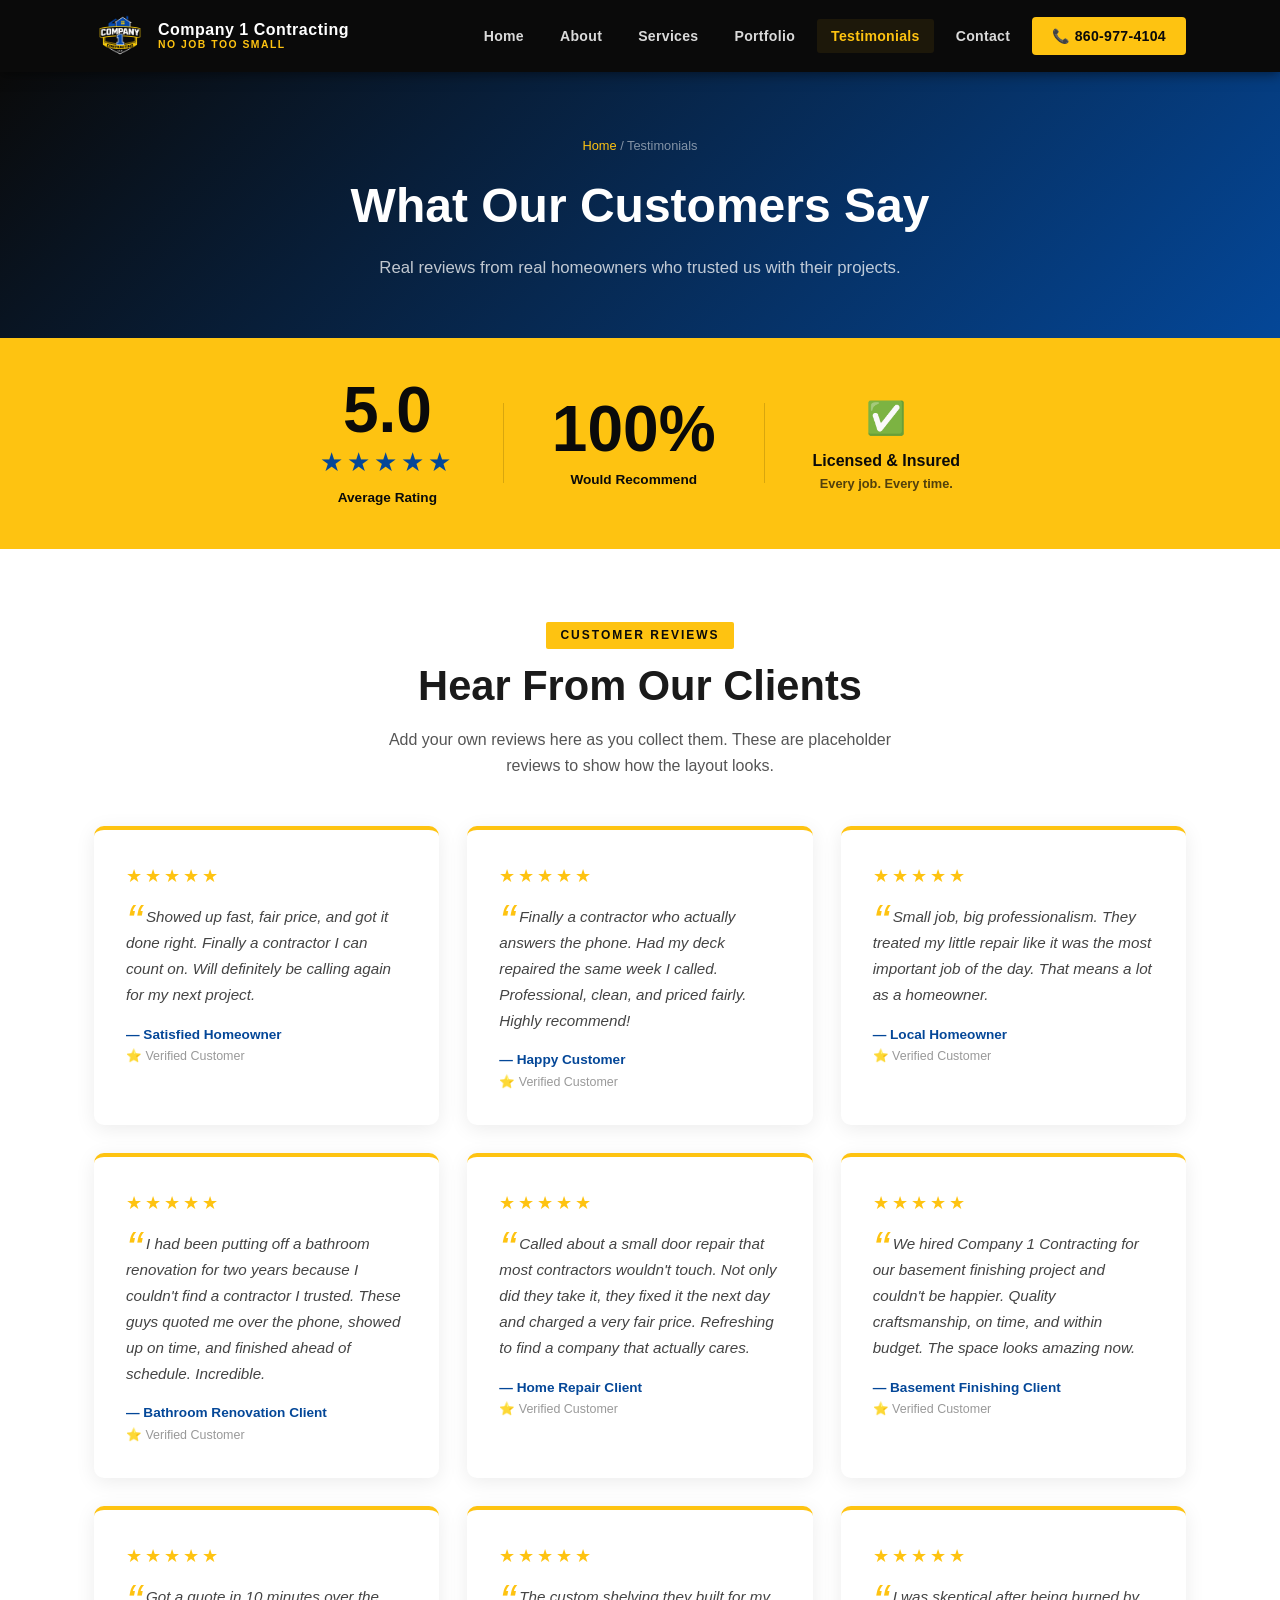
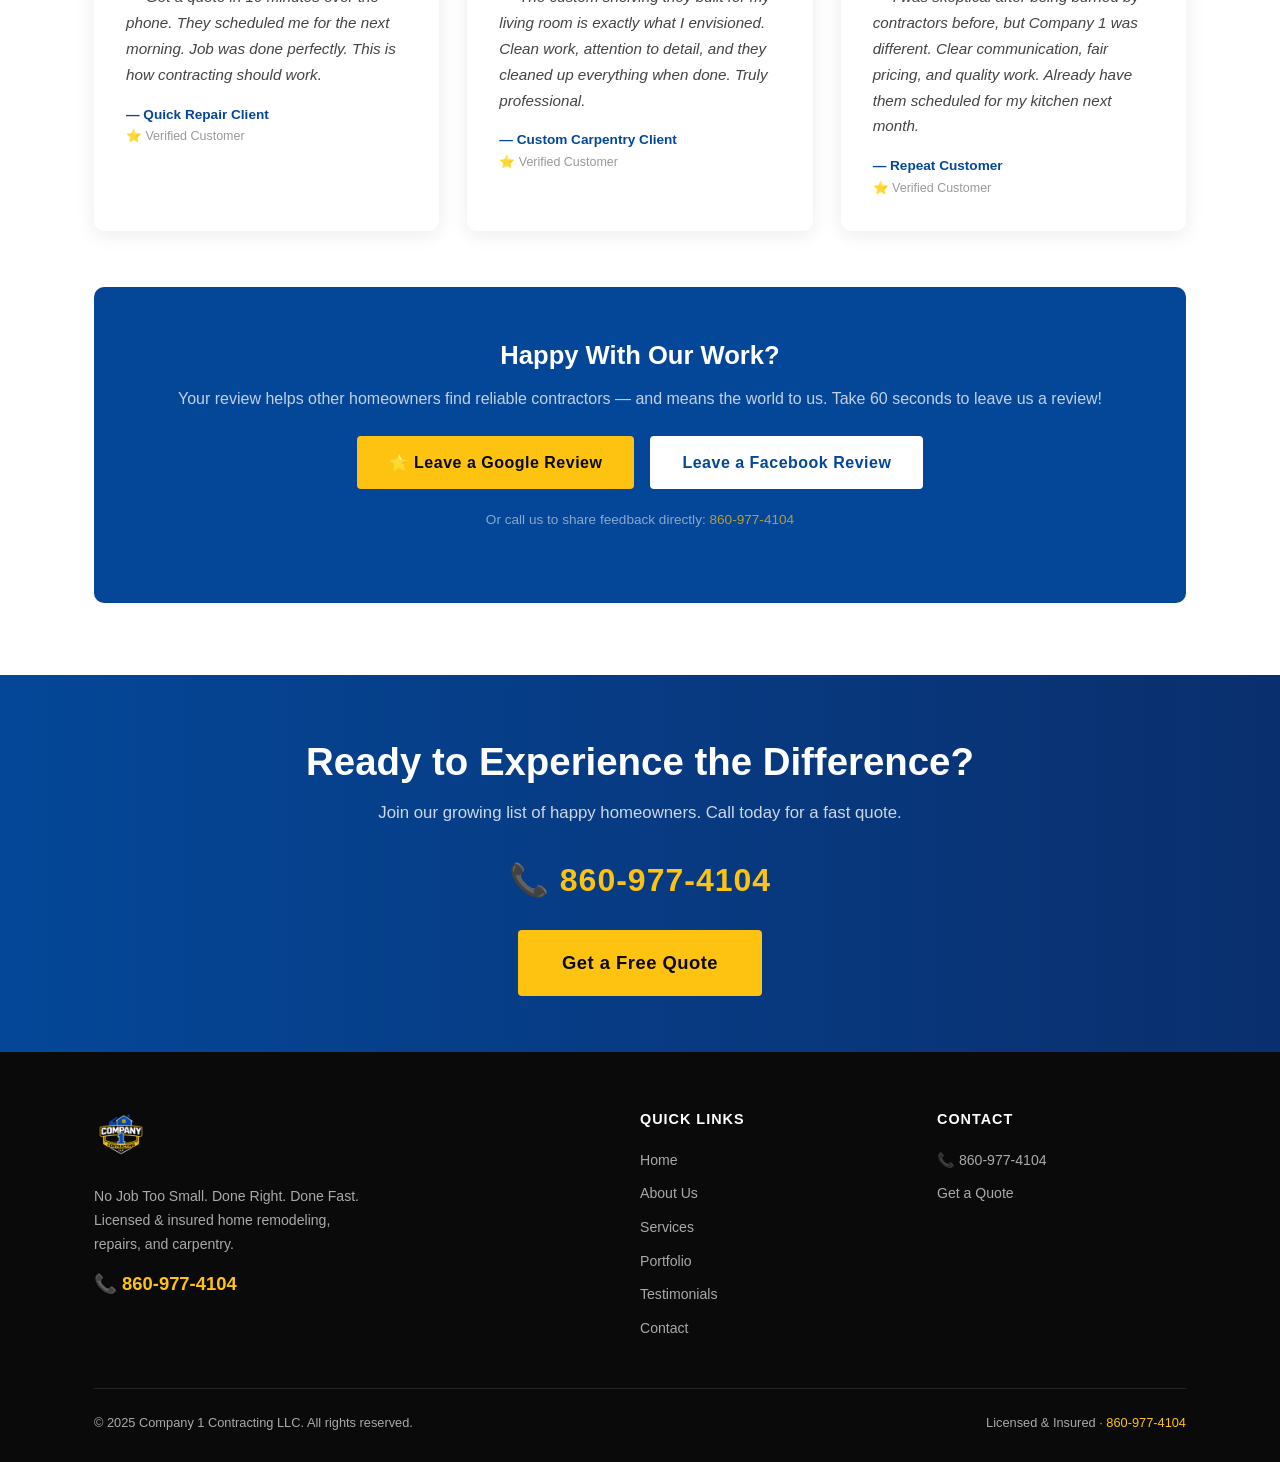
<file: company1-website/testimonials.html>
<!DOCTYPE html>
<html lang="en">
<head>
  <meta charset="UTF-8" />
  <meta name="viewport" content="width=device-width, initial-scale=1.0" />
  <title>Testimonials — Company 1 Contracting LLC</title>
  <meta name="description" content="See what homeowners say about Company 1 Contracting. Real reviews from real customers who trusted us with their home improvement projects.">
  <link rel="stylesheet" href="styles.css" />
</head>
<body>

<!-- ══════════════════════════════════════════ HEADER ══ -->
<header>
  <div class="container">
    <nav class="nav-inner">
      <a href="index.html" class="nav-logo">
        <img src="logo.png" alt="Company 1 Contracting LLC" />
        <div class="nav-logo-text">
          <span class="name">Company 1 Contracting</span>
          <span class="tag">No Job Too Small</span>
        </div>
      </a>
      <div class="nav-links" id="navLinks">
        <a href="index.html">Home</a>
        <a href="about.html">About</a>
        <a href="index.html#services">Services</a>
        <a href="portfolio.html">Portfolio</a>
        <a href="testimonials.html" class="active">Testimonials</a>
        <a href="contact.html">Contact</a>
        <a href="tel:8609774104" class="nav-cta">📞 860-977-4104</a>
      </div>
      <div class="hamburger" id="hamburger" onclick="toggleNav()">
        <span></span><span></span><span></span>
      </div>
    </nav>
  </div>
</header>

<!-- ══════════════════════════════════════════ PAGE HERO ══ -->
<section class="page-hero">
  <div class="container">
    <div class="breadcrumb"><a href="index.html">Home</a> / Testimonials</div>
    <h1>What Our Customers Say</h1>
    <p>Real reviews from real homeowners who trusted us with their projects.</p>
  </div>
</section>

<!-- ══════════════════════════════════════════ RATING SUMMARY ══ -->
<section style="background:var(--orange); padding:40px 0;">
  <div class="container text-center">
    <div style="display:flex; align-items:center; justify-content:center; gap:48px; flex-wrap:wrap;">
      <div>
        <div style="font-size:4rem; font-weight:900; color:var(--black); line-height:1;">5.0</div>
        <div style="font-size:1.6rem; color:var(--blue); letter-spacing:4px; margin-bottom:4px;">★★★★★</div>
        <div style="font-size:.85rem; font-weight:700; color:var(--black);">Average Rating</div>
      </div>
      <div style="width:1px; height:80px; background:rgba(0,0,0,.15);"></div>
      <div>
        <div style="font-size:4rem; font-weight:900; color:var(--black); line-height:1;">100%</div>
        <div style="font-size:.85rem; font-weight:700; color:var(--black); margin-top:8px;">Would Recommend</div>
      </div>
      <div style="width:1px; height:80px; background:rgba(0,0,0,.15);"></div>
      <div>
        <div style="font-size:2rem; font-weight:900; color:var(--black);">✅</div>
        <div style="font-size:1rem; font-weight:800; color:var(--black); margin-top:4px;">Licensed &amp; Insured</div>
        <div style="font-size:.8rem; font-weight:600; color:var(--black); opacity:.7;">Every job. Every time.</div>
      </div>
    </div>
  </div>
</section>

<!-- ══════════════════════════════════════════ REVIEWS ══ -->
<section class="section">
  <div class="container">
    <div class="text-center" style="margin-bottom:48px;">
      <span class="section-tag">Customer Reviews</span>
      <h2 class="section-title">Hear From Our Clients</h2>
      <p style="color:#555; max-width:560px; margin:0 auto;">Add your own reviews here as you collect them. These are placeholder reviews to show how the layout looks.</p>
    </div>

    <div class="reviews-grid">

      <div class="review-card">
        <div class="review-stars">★★★★★</div>
        <blockquote>Showed up fast, fair price, and got it done right. Finally a contractor I can count on. Will definitely be calling again for my next project.</blockquote>
        <div class="reviewer">— Satisfied Homeowner</div>
        <div class="review-date">⭐ Verified Customer</div>
      </div>

      <div class="review-card">
        <div class="review-stars">★★★★★</div>
        <blockquote>Finally a contractor who actually answers the phone. Had my deck repaired the same week I called. Professional, clean, and priced fairly. Highly recommend!</blockquote>
        <div class="reviewer">— Happy Customer</div>
        <div class="review-date">⭐ Verified Customer</div>
      </div>

      <div class="review-card">
        <div class="review-stars">★★★★★</div>
        <blockquote>Small job, big professionalism. They treated my little repair like it was the most important job of the day. That means a lot as a homeowner.</blockquote>
        <div class="reviewer">— Local Homeowner</div>
        <div class="review-date">⭐ Verified Customer</div>
      </div>

      <div class="review-card">
        <div class="review-stars">★★★★★</div>
        <blockquote>I had been putting off a bathroom renovation for two years because I couldn't find a contractor I trusted. These guys quoted me over the phone, showed up on time, and finished ahead of schedule. Incredible.</blockquote>
        <div class="reviewer">— Bathroom Renovation Client</div>
        <div class="review-date">⭐ Verified Customer</div>
      </div>

      <div class="review-card">
        <div class="review-stars">★★★★★</div>
        <blockquote>Called about a small door repair that most contractors wouldn't touch. Not only did they take it, they fixed it the next day and charged a very fair price. Refreshing to find a company that actually cares.</blockquote>
        <div class="reviewer">— Home Repair Client</div>
        <div class="review-date">⭐ Verified Customer</div>
      </div>

      <div class="review-card">
        <div class="review-stars">★★★★★</div>
        <blockquote>We hired Company 1 Contracting for our basement finishing project and couldn't be happier. Quality craftsmanship, on time, and within budget. The space looks amazing now.</blockquote>
        <div class="reviewer">— Basement Finishing Client</div>
        <div class="review-date">⭐ Verified Customer</div>
      </div>

      <div class="review-card">
        <div class="review-stars">★★★★★</div>
        <blockquote>Got a quote in 10 minutes over the phone. They scheduled me for the next morning. Job was done perfectly. This is how contracting should work.</blockquote>
        <div class="reviewer">— Quick Repair Client</div>
        <div class="review-date">⭐ Verified Customer</div>
      </div>

      <div class="review-card">
        <div class="review-stars">★★★★★</div>
        <blockquote>The custom shelving they built for my living room is exactly what I envisioned. Clean work, attention to detail, and they cleaned up everything when done. Truly professional.</blockquote>
        <div class="reviewer">— Custom Carpentry Client</div>
        <div class="review-date">⭐ Verified Customer</div>
      </div>

      <div class="review-card">
        <div class="review-stars">★★★★★</div>
        <blockquote>I was skeptical after being burned by contractors before, but Company 1 was different. Clear communication, fair pricing, and quality work. Already have them scheduled for my kitchen next month.</blockquote>
        <div class="reviewer">— Repeat Customer</div>
        <div class="review-date">⭐ Verified Customer</div>
      </div>

    </div>

    <!-- Leave a Review Box -->
    <div class="leave-review-box">
      <h3>Happy With Our Work?</h3>
      <p>Your review helps other homeowners find reliable contractors — and means the world to us. Take 60 seconds to leave us a review!</p>
      <div style="display:flex; gap:16px; justify-content:center; flex-wrap:wrap;">
        <a href="#" class="btn btn-orange">⭐ Leave a Google Review</a>
        <a href="#" class="btn btn-white" style="color:var(--blue);">Leave a Facebook Review</a>
      </div>
      <p style="margin-top:20px; font-size:.85rem; opacity:.7;">Or call us to share feedback directly: <a href="tel:8609774104" style="color:var(--orange);">860-977-4104</a></p>
    </div>
  </div>
</section>

<!-- ══════════════════════════════════════════ CTA ══ -->
<section class="cta-banner">
  <div class="container">
    <h2>Ready to Experience the Difference?</h2>
    <p>Join our growing list of happy homeowners. Call today for a fast quote.</p>
    <a href="tel:8609774104" class="cta-phone">📞 860-977-4104</a>
    <br>
    <a href="contact.html" class="btn btn-orange btn-lg">Get a Free Quote</a>
  </div>
</section>

<!-- ══════════════════════════════════════════ FOOTER ══ -->
<footer>
  <div class="container">
    <div class="footer-grid">
      <div class="footer-brand">
        <img src="logo.png" alt="Company 1 Contracting LLC" />
        <p>No Job Too Small. Done Right. Done Fast. Licensed &amp; insured home remodeling, repairs, and carpentry.</p>
        <a href="tel:8609774104" class="footer-phone">📞 860-977-4104</a>
      </div>
      <div>
        <h4>Quick Links</h4>
        <ul>
          <li><a href="index.html">Home</a></li>
          <li><a href="about.html">About Us</a></li>
          <li><a href="index.html#services">Services</a></li>
          <li><a href="portfolio.html">Portfolio</a></li>
          <li><a href="testimonials.html">Testimonials</a></li>
          <li><a href="contact.html">Contact</a></li>
        </ul>
      </div>
      <div>
        <h4>Contact</h4>
        <ul>
          <li><a href="tel:8609774104">📞 860-977-4104</a></li>
          <li><a href="contact.html">Get a Quote</a></li>
        </ul>
      </div>
    </div>
    <div class="footer-bottom">
      <span>© 2025 Company 1 Contracting LLC. All rights reserved.</span>
      <span>Licensed &amp; Insured · <a href="tel:8609774104">860-977-4104</a></span>
    </div>
  </div>
</footer>

<script>function toggleNav(){document.getElementById('navLinks').classList.toggle('open');}</script>
<script defer src="https://cdn.vercel-insights.com/v1/script.js"></script>
</body>
</html>
</file>
<file: styles.css>
@import url('https://fonts.googleapis.com/css2?family=Oswald:wght@700;900&display=swap');

/* ============================================================
   Company 1 Contracting — Global Stylesheet
   Colors: Orange #fec311 | Blue #044798 | Black | White
   ============================================================ */

*, *::before, *::after { box-sizing: border-box; margin: 0; padding: 0; }

:root {
  --orange: #fec311;
  --blue:   #044798;
  --black:  #0a0a0a;
  --white:  #ffffff;
  --gray:   #f5f5f5;
  --dark-gray: #222222;
  --text:   #1a1a1a;
  /* Veteran Installation */
  --vet-red:   #B22234;
  --vet-blue:  #3C3B6E;
  --vet-white: #ffffff;
}

html { scroll-behavior: smooth; }

body {
  font-family: 'Segoe UI', Arial, sans-serif;
  color: var(--text);
  background: var(--white);
  line-height: 1.6;
}

a { text-decoration: none; color: inherit; }
img { max-width: 100%; height: auto; }
ul { list-style: none; }

/* ── UTILITY ── */
.container { max-width: 1140px; margin: 0 auto; padding: 0 24px; }
.section    { padding: 72px 0; }
.section-alt { background: var(--gray); }
.section-dark { background: var(--black); color: var(--white); }
.section-blue { background: var(--blue); color: var(--white); }

.text-center { text-align: center; }
.text-orange { color: var(--orange); }
.text-blue   { color: var(--blue); }
.text-white  { color: var(--white); }

.btn {
  display: inline-block;
  padding: 14px 32px;
  border-radius: 4px;
  font-size: 1rem;
  font-weight: 700;
  letter-spacing: .5px;
  cursor: pointer;
  border: none;
  transition: transform .15s, box-shadow .15s, background .15s;
}
.btn:hover { transform: translateY(-2px); box-shadow: 0 6px 20px rgba(0,0,0,.25); }
.btn-orange { background: var(--orange); color: var(--black); }
.btn-blue   { background: var(--blue);   color: var(--white); }
.btn-white  { background: var(--white);  color: var(--blue);  }
.btn-outline { background: transparent; border: 2px solid var(--orange); color: var(--orange); }
.btn-lg { padding: 18px 44px; font-size: 1.15rem; }

.section-tag {
  display: inline-block;
  background: var(--orange);
  color: var(--black);
  font-size: .75rem;
  font-weight: 800;
  letter-spacing: 2px;
  text-transform: uppercase;
  padding: 4px 14px;
  border-radius: 2px;
  margin-bottom: 12px;
}

.section-title {
  font-size: clamp(1.7rem, 3.5vw, 2.6rem);
  font-weight: 800;
  line-height: 1.2;
  margin-bottom: 16px;
}

.section-sub {
  font-size: 1.05rem;
  color: #555;
  max-width: 620px;
}
.section-dark .section-sub,
.section-blue .section-sub { color: rgba(255,255,255,.8); }

/* ── HEADER / NAV ── */
header {
  position: sticky;
  top: 0;
  z-index: 1000;
  background: var(--black);
  box-shadow: 0 2px 12px rgba(0,0,0,.5);
}

.nav-inner {
  display: flex;
  align-items: center;
  justify-content: space-between;
  height: 72px;
}
.nav-centered {
  justify-content: center;
}
.nav-centered .nav-links {
  justify-content: center;
  flex: 1;
}
.nav-centered .hamburger {
  position: absolute;
  right: 24px;
}

.nav-logo {
  display: flex;
  align-items: center;
  gap: 12px;
}
.nav-logo img {
  height: 52px;
  width: auto;
}
.nav-logo-text {
  display: flex;
  flex-direction: column;
  line-height: 1.1;
}
.nav-logo-text .name {
  font-size: 1.35rem;
  font-weight: 900;
  color: var(--white);
  letter-spacing: .5px;
}
.nav-logo-text .tag {
  font-size: .75rem;
  color: var(--orange);
  letter-spacing: 1.5px;
  text-transform: uppercase;
  font-weight: 700;
}

/* ── MOBILE HEADER BOOST ── */
@media (max-width: 680px) {
  .nav-inner { height: 84px; }
  .nav-logo img { height: 68px; }
  .nav-logo-text .name { font-size: 1.5rem; }
  .nav-logo-text .tag  { font-size: .8rem; letter-spacing: 1.5px; }
  .nav-logo { gap: 14px; }
  .hamburger span { width: 30px; height: 3px; }
}

.nav-links {
  display: flex;
  align-items: center;
  gap: 8px;
}
.nav-links a {
  color: rgba(255,255,255,.85);
  font-size: .88rem;
  font-weight: 600;
  padding: 6px 14px;
  border-radius: 3px;
  letter-spacing: .3px;
  transition: color .15s, background .15s;
}
.nav-links a:hover,
.nav-links a.active { color: var(--orange); background: rgba(254,195,17,.08); }

.nav-cta {
  background: var(--orange);
  color: var(--black) !important;
  padding: 8px 20px !important;
  border-radius: 4px !important;
}
.nav-cta:hover { background: #e8b00e !important; color: var(--black) !important; }

.nav-phone {
  color: var(--orange) !important;
  font-size: .95rem !important;
  font-weight: 800 !important;
}

.hamburger {
  display: none;
  flex-direction: column;
  gap: 5px;
  cursor: pointer;
  padding: 4px;
}
.hamburger span {
  display: block; width: 26px; height: 2px;
  background: var(--white); border-radius: 2px;
  transition: all .25s;
}

/* ── HERO BRAND LOCKUP ── */
.hero-brand {
  display: flex;
  flex-direction: column;
  align-items: flex-start;
  gap: 20px;
  margin-bottom: 48px;
  padding-bottom: 40px;
  border-bottom: 1px solid rgba(255,255,255,.12);
}
.hero-brand-top {
  display: flex;
  align-items: center;
  gap: 24px;
}
.hero-brand-logo {
  width: 220px;
  height: auto;
  object-fit: contain;
  filter: drop-shadow(0 8px 28px rgba(254,195,17,.55));
  flex-shrink: 0;
}
.hero-brand-text {
  display: flex;
  flex-direction: column;
  line-height: 1.1;
}
.hero-brand-name {
  font-family: 'Oswald', sans-serif;
  font-size: clamp(2rem, 5vw, 3.8rem);
  font-weight: 900;
  color: var(--white);
  letter-spacing: 1px;
  text-transform: uppercase;
}
.hero-brand-llc {
  color: var(--orange);
  font-size: .65em;
  font-weight: 900;
  letter-spacing: 4px;
  vertical-align: middle;
  margin-left: 8px;
}
@media (max-width: 680px) {
  .hero-brand { gap: 12px; margin-bottom: 32px; padding-bottom: 28px; }
  .hero-brand-top { gap: 16px; }
  .hero-brand-logo { width: 150px; }
  .hero-brand-name {
  font-family: 'Oswald', sans-serif; font-size: 2rem; }
}

/* ── HERO ── */
.hero {
  background: linear-gradient(135deg, var(--black) 0%, #0d1e3f 100%);
  color: var(--white);
  padding: 96px 0 80px;
  position: relative;
  overflow: hidden;
}
.hero::before {
  content: '';
  position: absolute; inset: 0;
  background: url("data:image/svg+xml,%3Csvg width='60' height='60' viewBox='0 0 60 60' xmlns='http://www.w3.org/2000/svg'%3E%3Cg fill='none' fill-rule='evenodd'%3E%3Cg fill='%23fec311' fill-opacity='0.03'%3E%3Cpath d='M36 34v-4h-2v4h-4v2h4v4h2v-4h4v-2h-4zm0-30V0h-2v4h-4v2h4v4h2V6h4V4h-4zM6 34v-4H4v4H0v2h4v4h2v-4h4v-2H6zM6 4V0H4v4H0v2h4v4h2V6h4V4H6z'/%3E%3C/g%3E%3C/g%3E%3C/svg%3E");
}
.hero-grid {
  display: grid;
  grid-template-columns: 1fr auto;
  gap: 48px;
  align-items: center;
  position: relative;
}
.hero-badge {
  display: inline-flex;
  align-items: center;
  gap: 8px;
  background: rgba(254,195,17,.12);
  border: 1px solid rgba(254,195,17,.3);
  color: var(--orange);
  font-size: .8rem;
  font-weight: 700;
  letter-spacing: 2px;
  text-transform: uppercase;
  padding: 6px 16px;
  border-radius: 20px;
  margin-bottom: 20px;
}
.hero h1 {
  font-size: clamp(2rem, 5vw, 3.6rem);
  font-weight: 900;
  line-height: 1.1;
  margin-bottom: 20px;
}
.hero h1 span { color: var(--orange); }
.hero-sub {
  font-size: 1.1rem;
  color: rgba(255,255,255,.75);
  max-width: 540px;
  margin-bottom: 36px;
  line-height: 1.7;
}
.hero-actions { display: flex; gap: 16px; flex-wrap: wrap; }
.hero-logo { width: 220px; filter: drop-shadow(0 8px 24px rgba(254,195,17,.3)); }

.trust-strip {
  display: flex;
  gap: 24px;
  flex-wrap: wrap;
  margin-top: 48px;
  padding-top: 40px;
  border-top: 1px solid rgba(255,255,255,.1);
}
.trust-item {
  display: flex;
  align-items: center;
  gap: 10px;
  font-size: .85rem;
  color: rgba(255,255,255,.7);
  font-weight: 600;
}
.trust-item .icon {
  width: 32px; height: 32px;
  background: rgba(254,195,17,.15);
  border: 1px solid rgba(254,195,17,.25);
  border-radius: 50%;
  display: flex; align-items: center; justify-content: center;
  font-size: .9rem;
  flex-shrink: 0;
}

/* ── SERVICES GRID ── */
.services-grid {
  display: grid;
  grid-template-columns: repeat(auto-fit, minmax(260px, 1fr));
  gap: 24px;
  margin-top: 48px;
}
.service-card {
  background: var(--white);
  border: 1px solid #e8e8e8;
  border-radius: 8px;
  padding: 32px 28px;
  transition: transform .2s, box-shadow .2s, border-color .2s;
  position: relative;
  overflow: hidden;
}
.service-card::after {
  content: '';
  position: absolute;
  bottom: 0; left: 0; right: 0;
  height: 3px;
  background: var(--orange);
  transform: scaleX(0);
  transition: transform .2s;
}
.service-card:hover { transform: translateY(-4px); box-shadow: 0 12px 32px rgba(0,0,0,.1); border-color: var(--orange); }
.service-card:hover::after { transform: scaleX(1); }
.service-icon { font-size: 2rem; margin-bottom: 16px; }
.service-card h3 { font-size: 1.15rem; font-weight: 800; margin-bottom: 10px; color: var(--blue); }
.service-card p  { font-size: .9rem; color: #666; line-height: 1.6; }
.service-list { margin-top: 12px; }
.service-list li {
  font-size: .85rem; color: #555;
  padding: 3px 0;
  display: flex; align-items: center; gap: 6px;
}
.service-list li::before { content: '\2713'; color: var(--orange); font-weight: 900; }

/* ── WHY US ── */
.why-grid {
  display: grid;
  grid-template-columns: repeat(auto-fit, minmax(280px, 1fr));
  gap: 28px;
  margin-top: 48px;
}
.why-card {
  display: flex;
  gap: 18px;
  align-items: flex-start;
  padding: 24px;
  background: var(--white);
  border-radius: 8px;
  border-left: 4px solid var(--orange);
  box-shadow: 0 2px 12px rgba(0,0,0,.06);
}
.section-dark .why-card { background: rgba(255,255,255,.06); border-color: var(--orange); }
.why-card .wi { font-size: 1.8rem; flex-shrink: 0; }
.why-card h4 { font-size: 1rem; font-weight: 800; margin-bottom: 4px; }
.why-card p  { font-size: .88rem; color: #666; line-height: 1.6; }
.section-dark .why-card p { color: rgba(255,255,255,.65); }

/* ── CTA BANNER ── */
.cta-banner {
  background: linear-gradient(90deg, var(--blue) 0%, #0a2f6e 100%);
  color: var(--white);
  padding: 56px 0;
  text-align: center;
}
.cta-banner h2 { font-size: clamp(1.6rem, 3.5vw, 2.4rem); font-weight: 900; margin-bottom: 8px; }
.cta-banner p  { font-size: 1.05rem; color: rgba(255,255,255,.8); margin-bottom: 28px; }
.cta-phone {
  display: inline-block;
  font-size: 2rem;
  font-weight: 900;
  color: var(--orange);
  letter-spacing: 1px;
  margin-bottom: 24px;
}
.cta-phone:hover { opacity: .85; }

/* ── FOOTER ── */
footer {
  background: var(--black);
  color: rgba(255,255,255,.65);
  padding: 56px 0 28px;
}
.footer-grid {
  display: grid;
  grid-template-columns: 2fr 1fr 1fr;
  gap: 48px;
  margin-bottom: 40px;
}
.footer-brand img { height: 54px; margin-bottom: 16px; }
.footer-brand p   { font-size: .88rem; line-height: 1.7; max-width: 280px; }
footer h4 { font-size: .9rem; font-weight: 700; color: var(--white); letter-spacing: 1px; text-transform: uppercase; margin-bottom: 16px; }
footer ul li { margin-bottom: 8px; }
footer ul li a { font-size: .88rem; transition: color .15s; }
footer ul li a:hover { color: var(--orange); }
.footer-phone { color: var(--orange); font-size: 1.15rem; font-weight: 800; margin-top: 12px; display: block; }
.footer-bottom {
  border-top: 1px solid rgba(255,255,255,.1);
  padding-top: 24px;
  display: flex; justify-content: space-between; align-items: center;
  font-size: .8rem;
  flex-wrap: wrap; gap: 12px;
}
.footer-bottom a { color: var(--orange); }

/* ── PAGE HERO (inner pages) ── */
.page-hero {
  background: linear-gradient(135deg, var(--black) 0%, var(--blue) 100%);
  color: var(--white);
  padding: 64px 0 56px;
  text-align: center;
}
.page-hero h1 { font-family: 'Oswald', sans-serif; font-size: clamp(1.8rem, 4vw, 3rem); font-weight: 700; letter-spacing: 1.5px; text-transform: uppercase; }
.page-hero p  { font-size: 1.05rem; color: rgba(255,255,255,.75); margin-top: 10px; }
.breadcrumb { font-size: .8rem; color: rgba(255,255,255,.5); margin-bottom: 12px; }
.breadcrumb a { color: var(--orange); }

/* ── ABOUT ── */
.about-grid {
  display: grid;
  grid-template-columns: 1fr 1fr;
  gap: 64px;
  align-items: center;
}
.about-logo-wrap {
  display: flex; align-items: center; justify-content: center;
  background: var(--black);
  border-radius: 12px;
  padding: 48px;
  box-shadow: 0 16px 40px rgba(0,0,0,.15);
}
.about-logo-wrap img { max-width: 280px; }
.about-content .section-tag { margin-bottom: 16px; }
.about-checks { margin: 24px 0; }
.about-checks li {
  display: flex; align-items: center; gap: 10px;
  padding: 8px 0;
  border-bottom: 1px solid #f0f0f0;
  font-size: .95rem;
}
.about-checks li::before { content: '\2714'; color: var(--orange); font-weight: 900; font-size: 1rem; }

/* ── CONTACT ── */
.contact-grid {
  display: grid;
  grid-template-columns: 1fr 1fr;
  gap: 56px;
  align-items: start;
}
.contact-info-block {
  background: var(--black);
  color: var(--white);
  border-radius: 10px;
  padding: 40px;
}
.contact-info-block h3 { font-size: 1.4rem; font-weight: 800; margin-bottom: 8px; }
.contact-info-block .big-phone {
  font-size: 2.2rem;
  font-weight: 900;
  color: var(--orange);
  display: block;
  margin: 16px 0;
  letter-spacing: 1px;
}
.contact-info-block p { color: rgba(255,255,255,.7); font-size: .95rem; line-height: 1.7; }
.contact-detail {
  display: flex; align-items: center; gap: 14px;
  padding: 14px 0;
  border-bottom: 1px solid rgba(255,255,255,.1);
  font-size: .9rem;
}
.contact-detail .ci { font-size: 1.3rem; }
.contact-form-wrap { padding: 8px 0; }
.contact-form-wrap h3 { font-size: 1.3rem; font-weight: 800; margin-bottom: 24px; }
.form-group { margin-bottom: 20px; }
.form-group label { display: block; font-size: .85rem; font-weight: 700; margin-bottom: 6px; color: #444; }
.form-group input,
.form-group textarea,
.form-group select {
  width: 100%;
  padding: 12px 16px;
  border: 1.5px solid #ddd;
  border-radius: 5px;
  font-size: .95rem;
  font-family: inherit;
  transition: border-color .15s;
  background: var(--white);
}
.form-group input:focus,
.form-group textarea:focus,
.form-group select:focus { outline: none; border-color: var(--blue); }
.form-group textarea { resize: vertical; min-height: 120px; }

/* ── TESTIMONIALS ── */
.reviews-grid {
  display: grid;
  grid-template-columns: repeat(auto-fit, minmax(300px, 1fr));
  gap: 28px;
  margin-top: 48px;
}
.review-card {
  background: var(--white);
  border-radius: 10px;
  padding: 32px;
  box-shadow: 0 4px 20px rgba(0,0,0,.08);
  border-top: 4px solid var(--orange);
  position: relative;
}
.review-stars { color: var(--orange); font-size: 1.1rem; margin-bottom: 14px; letter-spacing: 3px; }
.review-card blockquote { font-size: .95rem; line-height: 1.7; color: #444; font-style: italic; margin-bottom: 16px; }
.review-card blockquote::before { content: '\201C'; font-size: 3rem; color: var(--orange); line-height: 0; vertical-align: -1rem; margin-right: 4px; }
.reviewer { font-size: .85rem; font-weight: 700; color: var(--blue); }
.review-date { font-size: .78rem; color: #999; margin-top: 2px; }

.leave-review-box {
  background: var(--blue);
  color: var(--white);
  border-radius: 10px;
  padding: 48px;
  text-align: center;
  margin-top: 56px;
}
.leave-review-box h3 { font-size: 1.6rem; font-weight: 800; margin-bottom: 10px; }
.leave-review-box p  { color: rgba(255,255,255,.75); margin-bottom: 24px; }

/* ── PORTFOLIO ── */
.portfolio-category { margin-bottom: 64px; }
.portfolio-category h3 {
  font-size: 1.3rem; font-weight: 800; color: var(--blue);
  padding-bottom: 12px;
  border-bottom: 3px solid var(--orange);
  margin-bottom: 28px;
  display: flex; align-items: center; gap: 10px;
}
.media-grid {
  display: grid;
  grid-template-columns: repeat(auto-fill, minmax(220px, 1fr));
  gap: 20px;
}
.media-slot {
  aspect-ratio: 4/3;
  border: 2px dashed #ccc;
  border-radius: 8px;
  display: flex;
  flex-direction: column;
  align-items: center;
  justify-content: center;
  background: #f9f9f9;
  color: #999;
  font-size: .85rem;
  text-align: center;
  transition: border-color .2s, background .2s;
  cursor: pointer;
  padding: 16px;
  gap: 8px;
}
.media-slot:hover { border-color: var(--orange); background: #fff8e1; color: var(--black); }
.media-slot .slot-icon { font-size: 2rem; }
.media-slot .slot-label { font-weight: 600; }
.media-slot .slot-sub { font-size: .75rem; color: #aaa; }

.video-slot { border-color: #bbd; }
.video-slot:hover { border-color: var(--blue); background: #eef2ff; }

/* ── RESPONSIVE ── */
@media (max-width: 900px) {
  .hero-grid { grid-template-columns: 1fr; }
  .hero-logo { display: none; }
  .about-grid, .contact-grid, .footer-grid { grid-template-columns: 1fr; gap: 36px; }
  .footer-grid { grid-template-columns: 1fr 1fr; }
}

/* ── VETERAN INSTALLATION PARTNERSHIP BADGE ── */
.veteran-badge {
  display: flex;
  align-items: center;
  gap: 20px;
  background: rgba(255,255,255,.06);
  border: 1px solid rgba(255,255,255,.15);
  border-left: 4px solid var(--orange);
  border-radius: 8px;
  padding: 14px 24px;
  width: fit-content;
}
.veteran-badge img {
  height: 110px;
  width: auto;
  filter: drop-shadow(0 2px 12px rgba(0,0,0,.6));
  flex-shrink: 0;
}
.veteran-badge-text {
  font-family: 'Oswald', sans-serif;
  font-size: 1.05rem;
  font-weight: 700;
  color: var(--white);
  letter-spacing: 2.5px;
  text-transform: uppercase;
  line-height: 1.3;
}
.veteran-badge-text span {
  display: block;
  font-size: .7rem;
  font-weight: 400;
  color: var(--orange);
  letter-spacing: 1.5px;
  margin-bottom: 4px;
}
@media (max-width: 680px) {
  .veteran-badge { gap: 14px; padding: 12px 16px; }
  .veteran-badge img { height: 52px; }
  .veteran-badge-text { font-size: .9rem; letter-spacing: 1.5px; }
}

@media (max-width: 680px) {
  .nav-links { display: none; flex-direction: column; position: absolute; top: 84px; left: 0; right: 0; background: var(--black); padding: 16px 24px 24px; gap: 4px; box-shadow: 0 8px 24px rgba(0,0,0,.4); }
  .nav-links.open { display: flex; }
  .nav-links a { padding: 10px 0; border-bottom: 1px solid rgba(255,255,255,.08); }
  .hamburger { display: flex; }
  header { position: relative; }
  .footer-grid { grid-template-columns: 1fr; }
  .trust-strip { gap: 16px; }
}

/* ── VETERAN INSTALLATION — NEW STYLES ── */
.veteran-badge-new {
  display: flex;
  align-items: center;
  gap: 24px;
}
.veteran-badge-new img {
  width: 300px;
  height: auto;
  object-fit: contain;
  filter: drop-shadow(0 8px 28px rgba(59,59,110,.55));
  flex-shrink: 0;
}
.veteran-badge-new-text {
  font-family: 'Oswald', sans-serif;
  font-size: clamp(2rem, 5vw, 3.8rem);
  font-weight: 900;
  color: var(--vet-white);
  letter-spacing: 1px;
  text-transform: uppercase;
  line-height: 1.1;
}
.veteran-badge-new-text span {
  display: block;
  font-size: .65em;
  font-weight: 900;
  color: var(--vet-red);
  letter-spacing: 4px;
}

/* Service card — Veteran RWB theme */
.service-card-veteran {
  background: linear-gradient(135deg, var(--vet-blue) 0%, #1a1a4e 100%);
  border-radius: 8px;
  padding: 32px 28px;
  border-top: 4px solid var(--vet-red);
  color: var(--vet-white);
  position: relative;
  overflow: hidden;
}
.service-card-veteran::before {
  content: '';
  position: absolute;
  top: 0; right: 0;
  width: 80px; height: 80px;
  background: linear-gradient(135deg, var(--vet-red) 50%, transparent 50%);
  opacity: .15;
}
.service-card-veteran .vet-tag {
  display: inline-block;
  background: var(--vet-red);
  color: #fff;
  font-size: .7rem;
  font-weight: 800;
  letter-spacing: 2px;
  text-transform: uppercase;
  padding: 3px 12px;
  border-radius: 2px;
  margin-bottom: 10px;
}
.service-card-veteran .service-icon { font-size: 2.4rem; margin-bottom: 14px; }
.service-card-veteran h3 { font-size: 1.2rem; font-weight: 800; color: var(--vet-white); margin-bottom: 8px; }
.service-card-veteran p { font-size: .9rem; color: rgba(255,255,255,.8); margin-bottom: 16px; }
.service-card-veteran .service-list { list-style: none; padding: 0; }
.service-card-veteran .service-list li {
  font-size: .88rem;
  color: rgba(255,255,255,.85);
  padding: 5px 0 5px 16px;
  border-bottom: 1px solid rgba(255,255,255,.1);
  position: relative;
}
.service-card-veteran .service-list li::before {
  content: '\2605';
  position: absolute;
  left: 0;
  color: var(--vet-red);
  font-size: .75rem;
}
.vet-stars { font-size: 1.2rem; letter-spacing: 2px; margin-bottom: 6px; }

/* Veteran inline badge (checklist items) */
.vet-inline {
  display: inline-flex;
  align-items: center;
  gap: 8px;
  background: linear-gradient(90deg, var(--vet-blue), #1a1a4e);
  border-radius: 4px;
  padding: 4px 10px 4px 6px;
  margin-left: 10px;
  vertical-align: middle;
}
.vet-inline img { height: 28px; width: auto; filter: drop-shadow(0 1px 4px rgba(178,34,52,.5)); }
.vet-inline span { font-size: .68rem; font-weight: 800; color: #fff; letter-spacing: 1.5px; text-transform: uppercase; line-height: 1.2; }
.vet-stars-sm { font-size: .65rem; }
.vet-stars-sm .r { color: var(--vet-red); }
.vet-stars-sm .w { color: #fff; }

/* Expertise card — About page */
.vet-expertise-card {
  padding: 28px;
  border: 1.5px solid var(--vet-blue);
  border-top: 4px solid var(--vet-red);
  border-radius: 8px;
  background: linear-gradient(135deg, var(--vet-blue) 0%, #1a1a4e 100%);
  color: #fff;
}
.vet-expertise-card h3 { color: #fff !important; font-size: 1.1rem; font-weight: 800; margin-bottom: 14px; display: flex; align-items: center; gap: 10px; }
.vet-expertise-card ul { list-style: none; padding: 0; }
.vet-expertise-card li { padding: 5px 0; border-bottom: 1px solid rgba(255,255,255,.12); font-size: .9rem; color: rgba(255,255,255,.85); display: flex; gap: 8px; align-items: center; }
.vet-expertise-card li:last-child { border-bottom: none; }
.vet-expertise-card .ck { color: var(--vet-red); font-weight: 900; }
.vet-logo-sm { height: 32px; width: auto; filter: drop-shadow(0 1px 4px rgba(178,34,52,.5)); flex-shrink: 0; }

/* Logo-above-card row — matches footer dark brand strip */
.card-brand-row {
  background: var(--black);
  border-radius: 8px 8px 0 0;
  padding: 14px 20px;
  display: flex;
  align-items: center;
  justify-content: center;
  gap: 16px;
  margin-bottom: 0;
}
.card-brand-row img { height: 60px; width: auto; }
.card-brand-row .cbr-divider { width: 1px; height: 50px; background: rgba(255,255,255,.2); flex-shrink: 0; }

@media (max-width: 680px) {
  .veteran-badge-new img { width: 150px; }
}
</file>
<file: company1-website/styles.css>
/* ============================================================
   Company 1 Contracting — Global Stylesheet
   Colors: Orange #fec311 | Blue #044798 | Black | White
   ============================================================ */

*, *::before, *::after { box-sizing: border-box; margin: 0; padding: 0; }

:root {
  --orange: #fec311;
  --blue:   #044798;
  --black:  #0a0a0a;
  --white:  #ffffff;
  --gray:   #f5f5f5;
  --dark-gray: #222222;
  --text:   #1a1a1a;
}

html { scroll-behavior: smooth; }

body {
  font-family: 'Segoe UI', Arial, sans-serif;
  color: var(--text);
  background: var(--white);
  line-height: 1.6;
}

a { text-decoration: none; color: inherit; }
img { max-width: 100%; height: auto; }
ul { list-style: none; }

/* ── UTILITY ── */
.container { max-width: 1140px; margin: 0 auto; padding: 0 24px; }
.section    { padding: 72px 0; }
.section-alt { background: var(--gray); }
.section-dark { background: var(--black); color: var(--white); }
.section-blue { background: var(--blue); color: var(--white); }

.text-center { text-align: center; }
.text-orange { color: var(--orange); }
.text-blue   { color: var(--blue); }
.text-white  { color: var(--white); }

.btn {
  display: inline-block;
  padding: 14px 32px;
  border-radius: 4px;
  font-size: 1rem;
  font-weight: 700;
  letter-spacing: .5px;
  cursor: pointer;
  border: none;
  transition: transform .15s, box-shadow .15s, background .15s;
}
.btn:hover { transform: translateY(-2px); box-shadow: 0 6px 20px rgba(0,0,0,.25); }
.btn-orange { background: var(--orange); color: var(--black); }
.btn-blue   { background: var(--blue);   color: var(--white); }
.btn-white  { background: var(--white);  color: var(--blue);  }
.btn-outline { background: transparent; border: 2px solid var(--orange); color: var(--orange); }
.btn-lg { padding: 18px 44px; font-size: 1.15rem; }

.section-tag {
  display: inline-block;
  background: var(--orange);
  color: var(--black);
  font-size: .75rem;
  font-weight: 800;
  letter-spacing: 2px;
  text-transform: uppercase;
  padding: 4px 14px;
  border-radius: 2px;
  margin-bottom: 12px;
}

.section-title {
  font-size: clamp(1.7rem, 3.5vw, 2.6rem);
  font-weight: 800;
  line-height: 1.2;
  margin-bottom: 16px;
}

.section-sub {
  font-size: 1.05rem;
  color: #555;
  max-width: 620px;
}
.section-dark .section-sub,
.section-blue .section-sub { color: rgba(255,255,255,.8); }

/* ── HEADER / NAV ── */
header {
  position: sticky;
  top: 0;
  z-index: 1000;
  background: var(--black);
  box-shadow: 0 2px 12px rgba(0,0,0,.5);
}

.nav-inner {
  display: flex;
  align-items: center;
  justify-content: space-between;
  height: 72px;
}

.nav-logo {
  display: flex;
  align-items: center;
  gap: 12px;
}
.nav-logo img {
  height: 52px;
  width: auto;
}
.nav-logo-text {
  display: flex;
  flex-direction: column;
  line-height: 1.1;
}
.nav-logo-text .name {
  font-size: 1rem;
  font-weight: 800;
  color: var(--white);
  letter-spacing: .5px;
}
.nav-logo-text .tag {
  font-size: .65rem;
  color: var(--orange);
  letter-spacing: 1.5px;
  text-transform: uppercase;
  font-weight: 600;
}

.nav-links {
  display: flex;
  align-items: center;
  gap: 8px;
}
.nav-links a {
  color: rgba(255,255,255,.85);
  font-size: .88rem;
  font-weight: 600;
  padding: 6px 14px;
  border-radius: 3px;
  letter-spacing: .3px;
  transition: color .15s, background .15s;
}
.nav-links a:hover,
.nav-links a.active { color: var(--orange); background: rgba(254,195,17,.08); }

.nav-cta {
  background: var(--orange);
  color: var(--black) !important;
  padding: 8px 20px !important;
  border-radius: 4px !important;
}
.nav-cta:hover { background: #e8b00e !important; color: var(--black) !important; }

.nav-phone {
  color: var(--orange) !important;
  font-size: .95rem !important;
  font-weight: 800 !important;
}

.hamburger {
  display: none;
  flex-direction: column;
  gap: 5px;
  cursor: pointer;
  padding: 4px;
}
.hamburger span {
  display: block; width: 26px; height: 2px;
  background: var(--white); border-radius: 2px;
  transition: all .25s;
}

/* ── HERO ── */
.hero {
  background: linear-gradient(135deg, var(--black) 0%, #0d1e3f 100%);
  color: var(--white);
  padding: 96px 0 80px;
  position: relative;
  overflow: hidden;
}
.hero::before {
  content: '';
  position: absolute; inset: 0;
  background: url("data:image/svg+xml,%3Csvg width='60' height='60' viewBox='0 0 60 60' xmlns='http://www.w3.org/2000/svg'%3E%3Cg fill='none' fill-rule='evenodd'%3E%3Cg fill='%23fec311' fill-opacity='0.03'%3E%3Cpath d='M36 34v-4h-2v4h-4v2h4v4h2v-4h4v-2h-4zm0-30V0h-2v4h-4v2h4v4h2V6h4V4h-4zM6 34v-4H4v4H0v2h4v4h2v-4h4v-2H6zM6 4V0H4v4H0v2h4v4h2V6h4V4H6z'/%3E%3C/g%3E%3C/g%3E%3C/svg%3E");
}
.hero-grid {
  display: grid;
  grid-template-columns: 1fr auto;
  gap: 48px;
  align-items: center;
  position: relative;
}
.hero-badge {
  display: inline-flex;
  align-items: center;
  gap: 8px;
  background: rgba(254,195,17,.12);
  border: 1px solid rgba(254,195,17,.3);
  color: var(--orange);
  font-size: .8rem;
  font-weight: 700;
  letter-spacing: 2px;
  text-transform: uppercase;
  padding: 6px 16px;
  border-radius: 20px;
  margin-bottom: 20px;
}
.hero h1 {
  font-size: clamp(2rem, 5vw, 3.6rem);
  font-weight: 900;
  line-height: 1.1;
  margin-bottom: 20px;
}
.hero h1 span { color: var(--orange); }
.hero-sub {
  font-size: 1.1rem;
  color: rgba(255,255,255,.75);
  max-width: 540px;
  margin-bottom: 36px;
  line-height: 1.7;
}
.hero-actions { display: flex; gap: 16px; flex-wrap: wrap; }
.hero-logo { width: 220px; filter: drop-shadow(0 8px 24px rgba(254,195,17,.3)); }

.trust-strip {
  display: flex;
  gap: 24px;
  flex-wrap: wrap;
  margin-top: 48px;
  padding-top: 40px;
  border-top: 1px solid rgba(255,255,255,.1);
}
.trust-item {
  display: flex;
  align-items: center;
  gap: 10px;
  font-size: .85rem;
  color: rgba(255,255,255,.7);
  font-weight: 600;
}
.trust-item .icon {
  width: 32px; height: 32px;
  background: rgba(254,195,17,.15);
  border: 1px solid rgba(254,195,17,.25);
  border-radius: 50%;
  display: flex; align-items: center; justify-content: center;
  font-size: .9rem;
  flex-shrink: 0;
}

/* ── SERVICES GRID ── */
.services-grid {
  display: grid;
  grid-template-columns: repeat(auto-fit, minmax(260px, 1fr));
  gap: 24px;
  margin-top: 48px;
}
.service-card {
  background: var(--white);
  border: 1px solid #e8e8e8;
  border-radius: 8px;
  padding: 32px 28px;
  transition: transform .2s, box-shadow .2s, border-color .2s;
  position: relative;
  overflow: hidden;
}
.service-card::after {
  content: '';
  position: absolute;
  bottom: 0; left: 0; right: 0;
  height: 3px;
  background: var(--orange);
  transform: scaleX(0);
  transition: transform .2s;
}
.service-card:hover { transform: translateY(-4px); box-shadow: 0 12px 32px rgba(0,0,0,.1); border-color: var(--orange); }
.service-card:hover::after { transform: scaleX(1); }
.service-icon { font-size: 2rem; margin-bottom: 16px; }
.service-card h3 { font-size: 1.15rem; font-weight: 800; margin-bottom: 10px; color: var(--blue); }
.service-card p  { font-size: .9rem; color: #666; line-height: 1.6; }
.service-list { margin-top: 12px; }
.service-list li {
  font-size: .85rem; color: #555;
  padding: 3px 0;
  display: flex; align-items: center; gap: 6px;
}
.service-list li::before { content: '✓'; color: var(--orange); font-weight: 900; }

/* ── WHY US ── */
.why-grid {
  display: grid;
  grid-template-columns: repeat(auto-fit, minmax(280px, 1fr));
  gap: 28px;
  margin-top: 48px;
}
.why-card {
  display: flex;
  gap: 18px;
  align-items: flex-start;
  padding: 24px;
  background: var(--white);
  border-radius: 8px;
  border-left: 4px solid var(--orange);
  box-shadow: 0 2px 12px rgba(0,0,0,.06);
}
.section-dark .why-card { background: rgba(255,255,255,.06); border-color: var(--orange); }
.why-card .wi { font-size: 1.8rem; flex-shrink: 0; }
.why-card h4 { font-size: 1rem; font-weight: 800; margin-bottom: 4px; }
.why-card p  { font-size: .88rem; color: #666; line-height: 1.6; }
.section-dark .why-card p { color: rgba(255,255,255,.65); }

/* ── CTA BANNER ── */
.cta-banner {
  background: linear-gradient(90deg, var(--blue) 0%, #0a2f6e 100%);
  color: var(--white);
  padding: 56px 0;
  text-align: center;
}
.cta-banner h2 { font-size: clamp(1.6rem, 3.5vw, 2.4rem); font-weight: 900; margin-bottom: 8px; }
.cta-banner p  { font-size: 1.05rem; color: rgba(255,255,255,.8); margin-bottom: 28px; }
.cta-phone {
  display: inline-block;
  font-size: 2rem;
  font-weight: 900;
  color: var(--orange);
  letter-spacing: 1px;
  margin-bottom: 24px;
}
.cta-phone:hover { opacity: .85; }

/* ── FOOTER ── */
footer {
  background: var(--black);
  color: rgba(255,255,255,.65);
  padding: 56px 0 28px;
}
.footer-grid {
  display: grid;
  grid-template-columns: 2fr 1fr 1fr;
  gap: 48px;
  margin-bottom: 40px;
}
.footer-brand img { height: 54px; margin-bottom: 16px; }
.footer-brand p   { font-size: .88rem; line-height: 1.7; max-width: 280px; }
footer h4 { font-size: .9rem; font-weight: 700; color: var(--white); letter-spacing: 1px; text-transform: uppercase; margin-bottom: 16px; }
footer ul li { margin-bottom: 8px; }
footer ul li a { font-size: .88rem; transition: color .15s; }
footer ul li a:hover { color: var(--orange); }
.footer-phone { color: var(--orange); font-size: 1.15rem; font-weight: 800; margin-top: 12px; display: block; }
.footer-bottom {
  border-top: 1px solid rgba(255,255,255,.1);
  padding-top: 24px;
  display: flex; justify-content: space-between; align-items: center;
  font-size: .8rem;
  flex-wrap: wrap; gap: 12px;
}
.footer-bottom a { color: var(--orange); }

/* ── PAGE HERO (inner pages) ── */
.page-hero {
  background: linear-gradient(135deg, var(--black) 0%, var(--blue) 100%);
  color: var(--white);
  padding: 64px 0 56px;
  text-align: center;
}
.page-hero h1 { font-size: clamp(1.8rem, 4vw, 3rem); font-weight: 900; }
.page-hero p  { font-size: 1.05rem; color: rgba(255,255,255,.75); margin-top: 10px; }
.breadcrumb { font-size: .8rem; color: rgba(255,255,255,.5); margin-bottom: 12px; }
.breadcrumb a { color: var(--orange); }

/* ── ABOUT ── */
.about-grid {
  display: grid;
  grid-template-columns: 1fr 1fr;
  gap: 64px;
  align-items: center;
}
.about-logo-wrap {
  display: flex; align-items: center; justify-content: center;
  background: var(--black);
  border-radius: 12px;
  padding: 48px;
  box-shadow: 0 16px 40px rgba(0,0,0,.15);
}
.about-logo-wrap img { max-width: 280px; }
.about-content .section-tag { margin-bottom: 16px; }
.about-checks { margin: 24px 0; }
.about-checks li {
  display: flex; align-items: center; gap: 10px;
  padding: 8px 0;
  border-bottom: 1px solid #f0f0f0;
  font-size: .95rem;
}
.about-checks li::before { content: '✔'; color: var(--orange); font-weight: 900; font-size: 1rem; }

/* ── CONTACT ── */
.contact-grid {
  display: grid;
  grid-template-columns: 1fr 1fr;
  gap: 56px;
  align-items: start;
}
.contact-info-block {
  background: var(--black);
  color: var(--white);
  border-radius: 10px;
  padding: 40px;
}
.contact-info-block h3 { font-size: 1.4rem; font-weight: 800; margin-bottom: 8px; }
.contact-info-block .big-phone {
  font-size: 2.2rem;
  font-weight: 900;
  color: var(--orange);
  display: block;
  margin: 16px 0;
  letter-spacing: 1px;
}
.contact-info-block p { color: rgba(255,255,255,.7); font-size: .95rem; line-height: 1.7; }
.contact-detail {
  display: flex; align-items: center; gap: 14px;
  padding: 14px 0;
  border-bottom: 1px solid rgba(255,255,255,.1);
  font-size: .9rem;
}
.contact-detail .ci { font-size: 1.3rem; }
.contact-form-wrap { padding: 8px 0; }
.contact-form-wrap h3 { font-size: 1.3rem; font-weight: 800; margin-bottom: 24px; }
.form-group { margin-bottom: 20px; }
.form-group label { display: block; font-size: .85rem; font-weight: 700; margin-bottom: 6px; color: #444; }
.form-group input,
.form-group textarea,
.form-group select {
  width: 100%;
  padding: 12px 16px;
  border: 1.5px solid #ddd;
  border-radius: 5px;
  font-size: .95rem;
  font-family: inherit;
  transition: border-color .15s;
  background: var(--white);
}
.form-group input:focus,
.form-group textarea:focus,
.form-group select:focus { outline: none; border-color: var(--blue); }
.form-group textarea { resize: vertical; min-height: 120px; }

/* ── TESTIMONIALS ── */
.reviews-grid {
  display: grid;
  grid-template-columns: repeat(auto-fit, minmax(300px, 1fr));
  gap: 28px;
  margin-top: 48px;
}
.review-card {
  background: var(--white);
  border-radius: 10px;
  padding: 32px;
  box-shadow: 0 4px 20px rgba(0,0,0,.08);
  border-top: 4px solid var(--orange);
  position: relative;
}
.review-stars { color: var(--orange); font-size: 1.1rem; margin-bottom: 14px; letter-spacing: 3px; }
.review-card blockquote { font-size: .95rem; line-height: 1.7; color: #444; font-style: italic; margin-bottom: 16px; }
.review-card blockquote::before { content: '\201C'; font-size: 3rem; color: var(--orange); line-height: 0; vertical-align: -1rem; margin-right: 4px; }
.reviewer { font-size: .85rem; font-weight: 700; color: var(--blue); }
.review-date { font-size: .78rem; color: #999; margin-top: 2px; }

.leave-review-box {
  background: var(--blue);
  color: var(--white);
  border-radius: 10px;
  padding: 48px;
  text-align: center;
  margin-top: 56px;
}
.leave-review-box h3 { font-size: 1.6rem; font-weight: 800; margin-bottom: 10px; }
.leave-review-box p  { color: rgba(255,255,255,.75); margin-bottom: 24px; }

/* ── PORTFOLIO ── */
.portfolio-category { margin-bottom: 64px; }
.portfolio-category h3 {
  font-size: 1.3rem; font-weight: 800; color: var(--blue);
  padding-bottom: 12px;
  border-bottom: 3px solid var(--orange);
  margin-bottom: 28px;
  display: flex; align-items: center; gap: 10px;
}
.media-grid {
  display: grid;
  grid-template-columns: repeat(auto-fill, minmax(220px, 1fr));
  gap: 20px;
}
.media-slot {
  aspect-ratio: 4/3;
  border: 2px dashed #ccc;
  border-radius: 8px;
  display: flex;
  flex-direction: column;
  align-items: center;
  justify-content: center;
  background: #f9f9f9;
  color: #999;
  font-size: .85rem;
  text-align: center;
  transition: border-color .2s, background .2s;
  cursor: pointer;
  padding: 16px;
  gap: 8px;
}
.media-slot:hover { border-color: var(--orange); background: #fff8e1; color: var(--black); }
.media-slot .slot-icon { font-size: 2rem; }
.media-slot .slot-label { font-weight: 600; }
.media-slot .slot-sub { font-size: .75rem; color: #aaa; }

.video-slot { border-color: #bbd; }
.video-slot:hover { border-color: var(--blue); background: #eef2ff; }

/* ── RESPONSIVE ── */
@media (max-width: 900px) {
  .hero-grid { grid-template-columns: 1fr; }
  .hero-logo { display: none; }
  .about-grid, .contact-grid, .footer-grid { grid-template-columns: 1fr; gap: 36px; }
  .footer-grid { grid-template-columns: 1fr 1fr; }
}

@media (max-width: 680px) {
  .nav-links { display: none; flex-direction: column; position: absolute; top: 72px; left: 0; right: 0; background: var(--black); padding: 16px 24px 24px; gap: 4px; box-shadow: 0 8px 24px rgba(0,0,0,.4); }
  .nav-links.open { display: flex; }
  .nav-links a { padding: 10px 0; border-bottom: 1px solid rgba(255,255,255,.08); }
  .hamburger { display: flex; }
  header { position: relative; }
  .footer-grid { grid-template-columns: 1fr; }
  .trust-strip { gap: 16px; }
}
</file>
